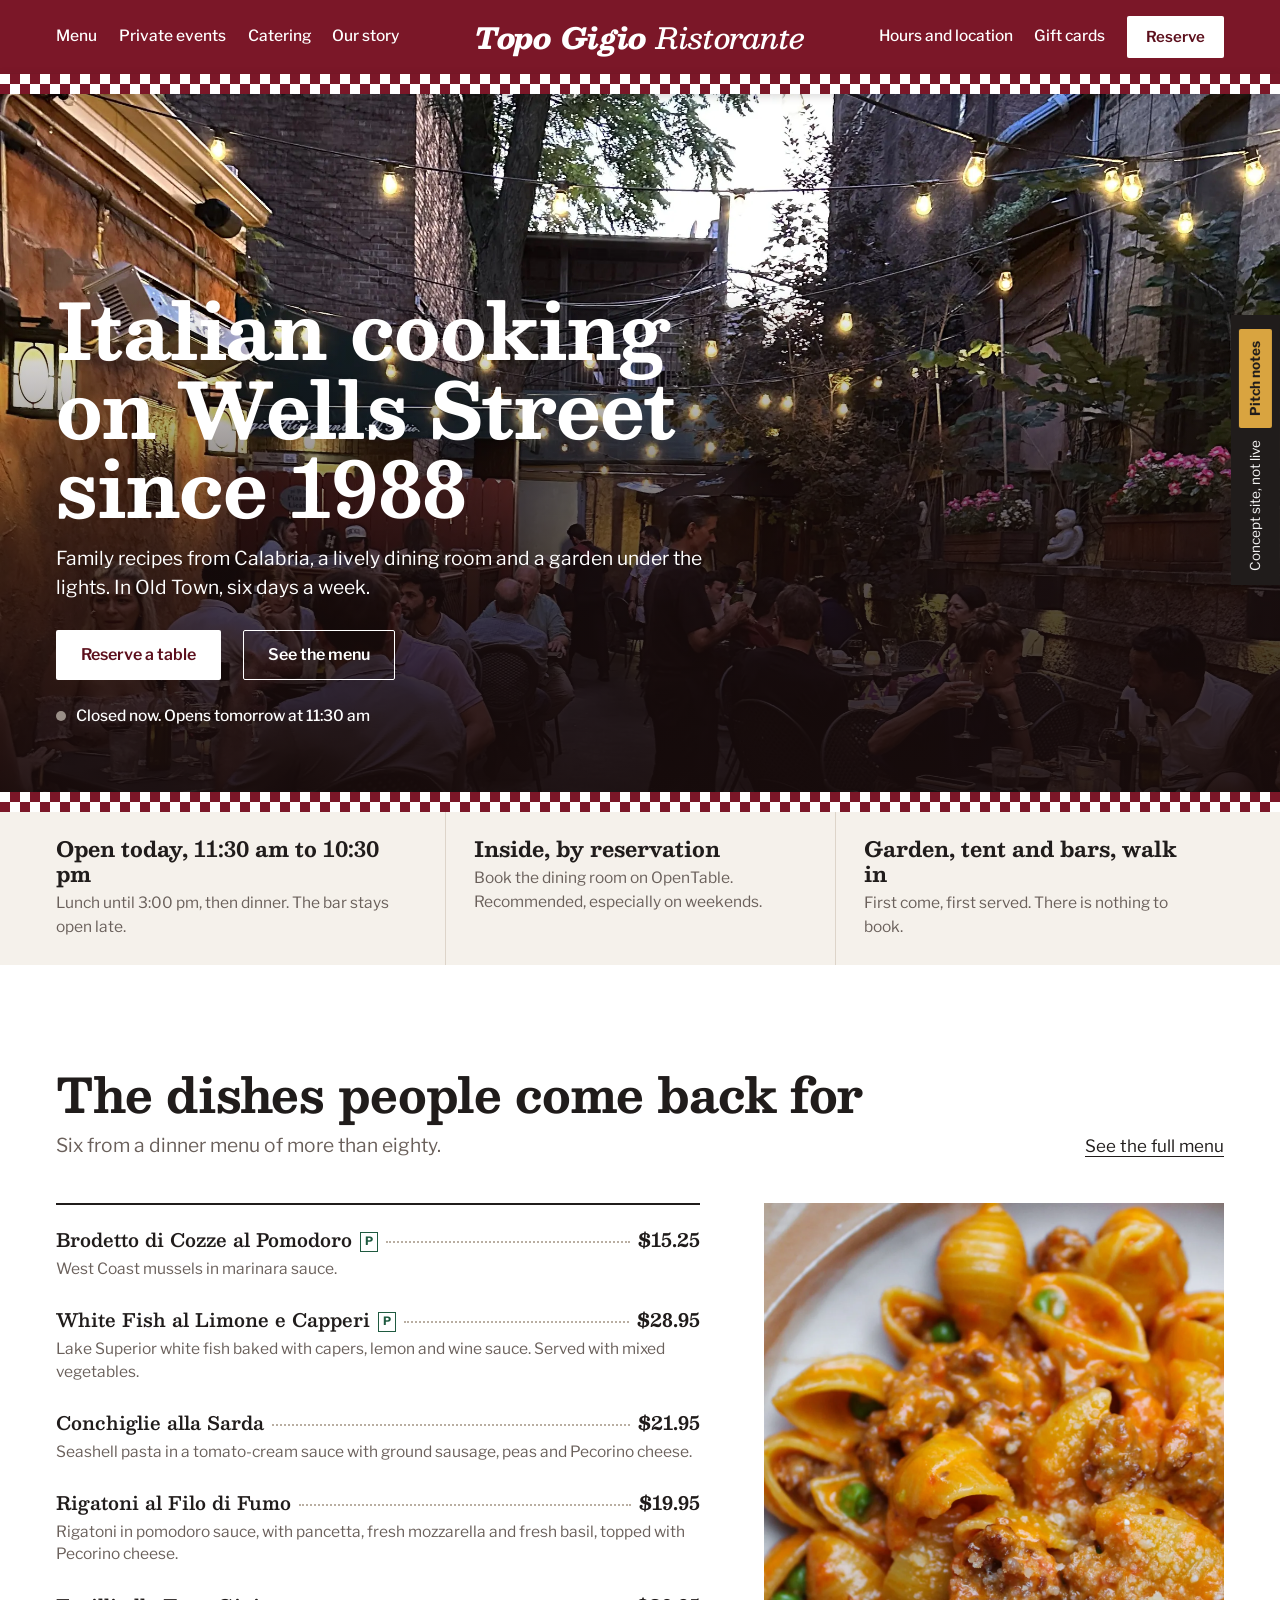
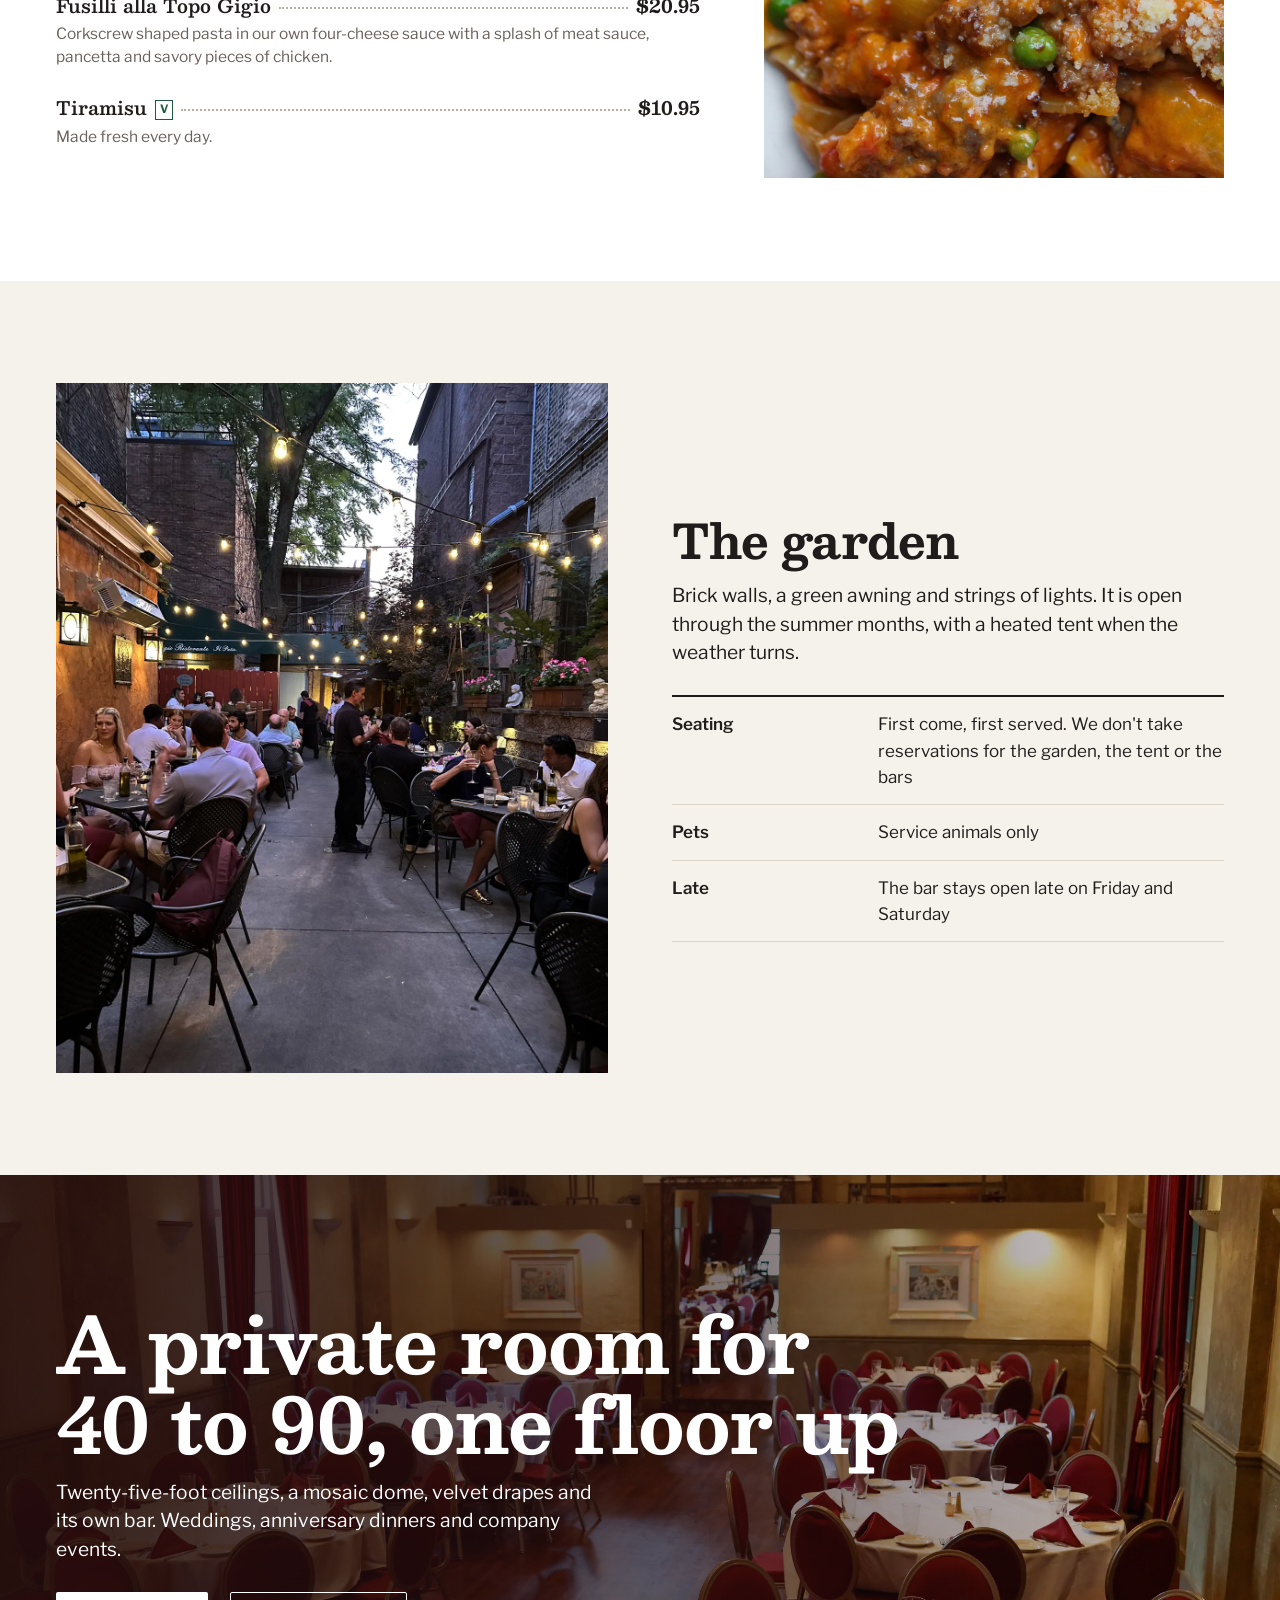
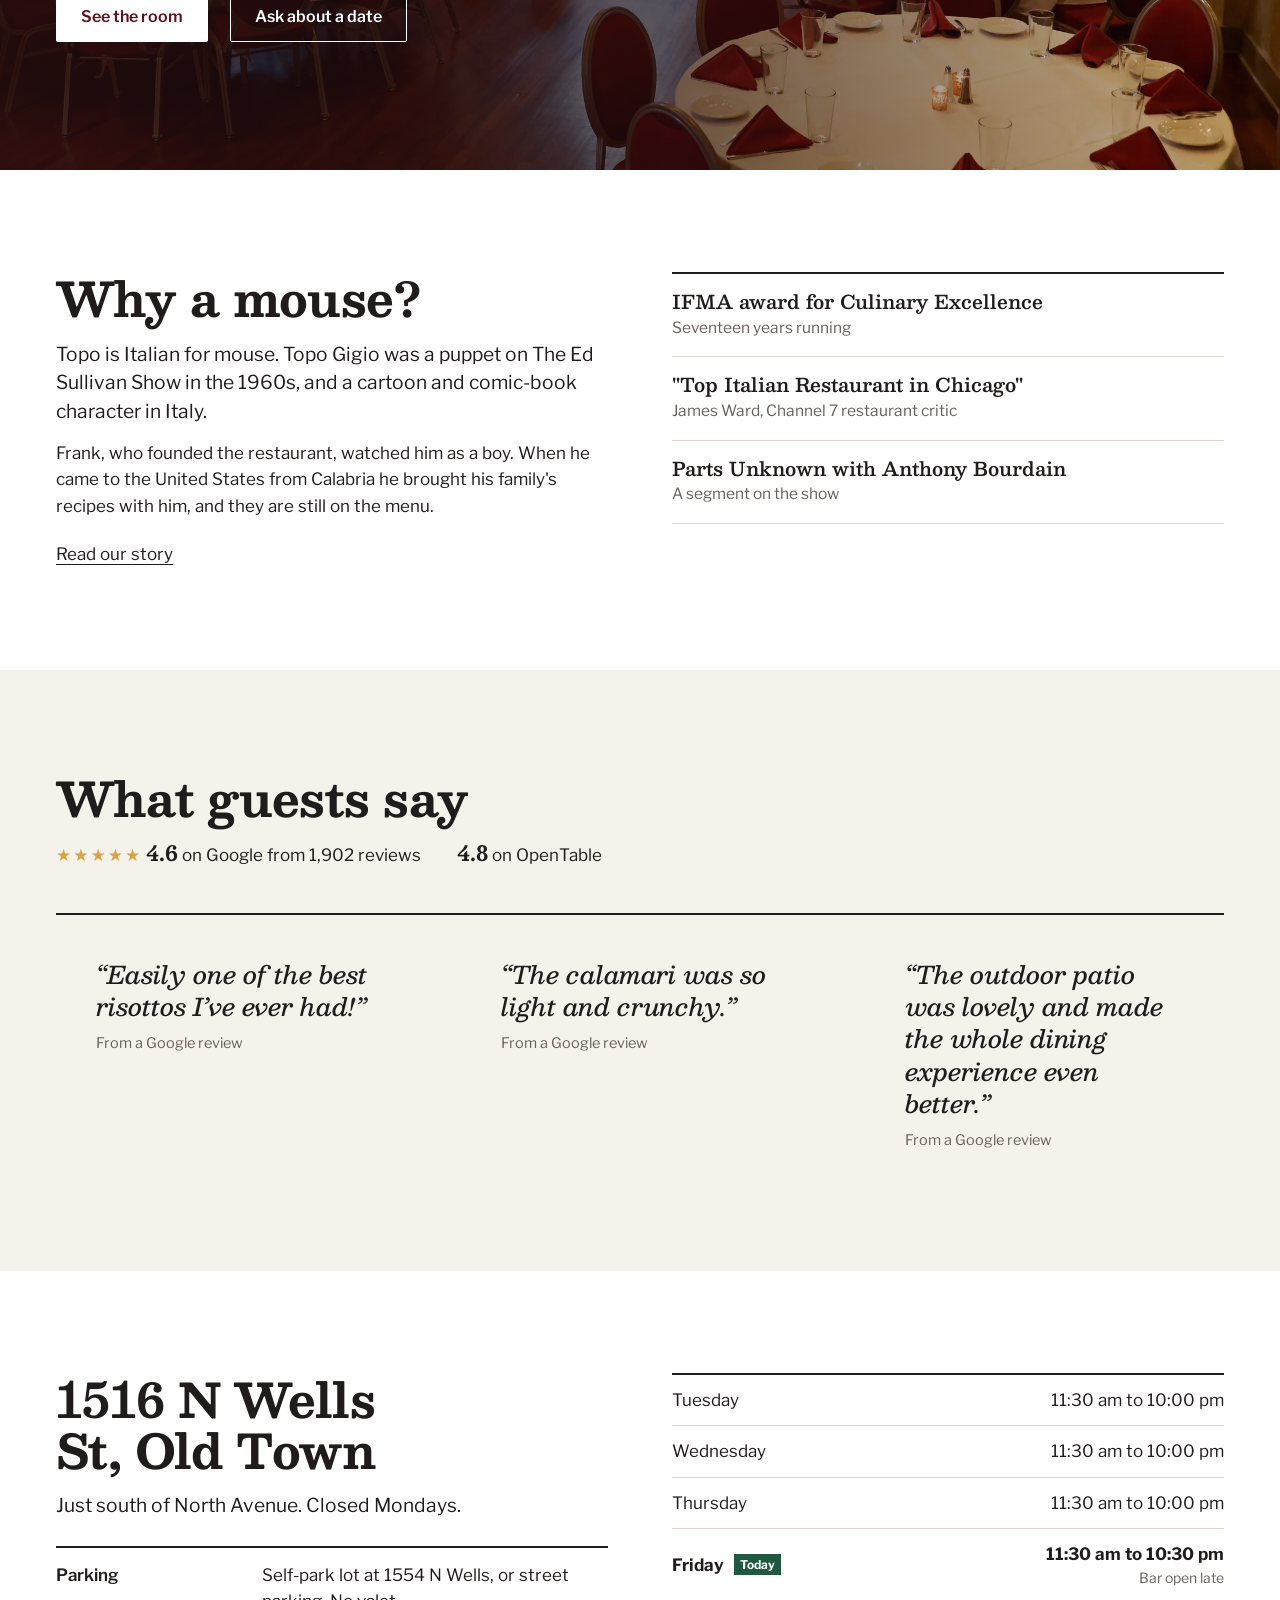
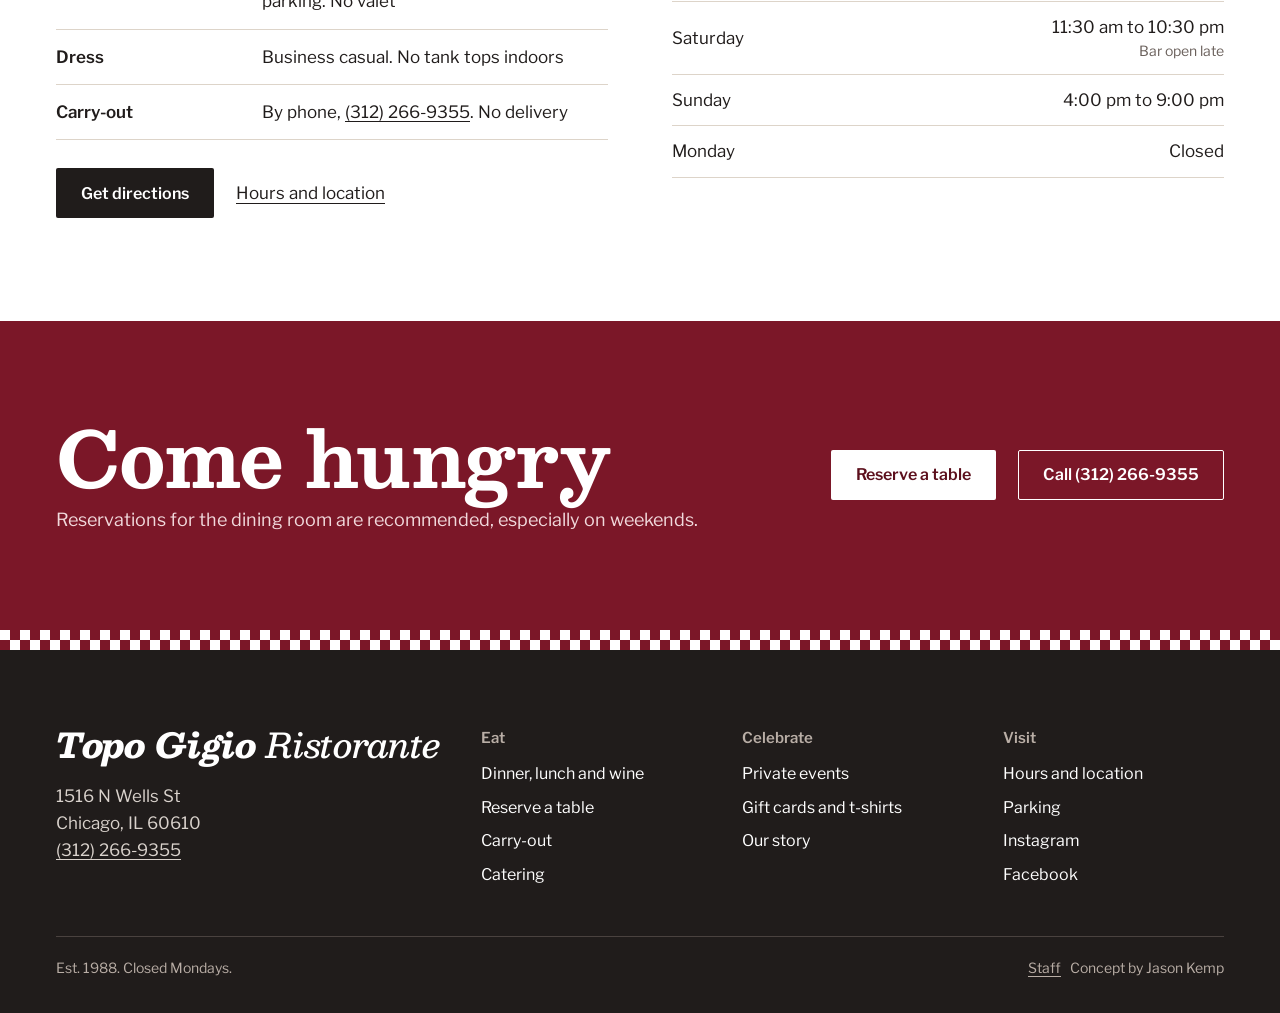
<file: index.html>
<!DOCTYPE html>
<html lang="en">
<head>
<meta charset="utf-8">
<meta name="viewport" content="width=device-width, initial-scale=1">
<title>Topo Gigio website concept</title>
<meta name="description" content="A redesign concept for Topo Gigio Ristorante, 1516 N Wells St, Chicago. Not the restaurant's live site.">
<meta name="theme-color" content="#7b1728">
<meta name="robots" content="noindex, nofollow">
<meta property="og:title" content="Topo Gigio website concept">
<meta property="og:description" content="A redesign concept for Topo Gigio Ristorante by Jason Kemp. Not the restaurant's live site. Nothing here books or charges.">
<meta property="og:type" content="website">
<link rel="preconnect" href="https://fonts.googleapis.com">
<link rel="preconnect" href="https://fonts.gstatic.com" crossorigin>
<link rel="stylesheet" href="https://fonts.googleapis.com/css2?family=Besley:ital,wght@0,400..900;1,400..900&family=Libre+Franklin:wght@400..700&display=swap">
<link rel="icon" href="data:image/svg+xml,%3Csvg xmlns='http://www.w3.org/2000/svg' viewBox='0 0 32 32'%3E%3Crect width='32' height='32' fill='%237b1728'/%3E%3Ctext x='16' y='23' text-anchor='middle' font-family='Georgia,serif' font-style='italic' font-weight='700' font-size='19' fill='%23fff'%3ETG%3C/text%3E%3C/svg%3E">
<style>
/* Topo Gigio concept. Colours come from the room itself: the burgundy velvet drapes, the ochre plaster walls,
   the green garden awning and white tablecloths. Type is a Clarendon (Besley) with Libre Franklin, the pairing
   of a printed trattoria menu. Corners are square, like a menu card. */
:root {
  --paper: #ffffff;
  --wall: #f5f1eb;         /* linen */
  --wall-2: #e9e2d8;
  --ink: #201c1b;
  --grey: #6a605b;
  --line: #ddd4c9;
  --red: #7b1728;          /* drape burgundy: the brand colour */
  --red-dark: #5c0f1c;
  --ochre: #d9a440;        /* plaster wall */
  --ok: #1f5a40;           /* garden awning green */
  --display: 'Besley', 'Clarendon', Georgia, serif;
  --text: 'Libre Franklin', 'Franklin Gothic Medium', system-ui, sans-serif;
  --max: 1200px;
  --pad: clamp(20px, 4.6vw, 56px);
  --sq: 10px;                          /* one square of the tablecloth check */
  --trim: calc(var(--sq) * 2);
  --head: 94px;
  --gap: clamp(60px, 8vw, 112px);
}
@media (max-width: 760px) { :root { --sq: 8px; --head: 76px; } }

*, *::before, *::after { box-sizing: border-box; }
html { -webkit-text-size-adjust: 100%; scroll-behavior: smooth; scroll-padding-top: calc(var(--head) + 16px); }
body { margin: 0; background: var(--paper); color: var(--ink); font: 400 17px/1.55 var(--text); -webkit-font-smoothing: antialiased; }
body.locked { overflow: hidden; }
img { display: block; max-width: 100%; }
a { color: inherit; text-decoration: none; }
button { font: inherit; color: inherit; background: none; border: 0; padding: 0; cursor: pointer; }
h1, h2, h3, h4, p, dl, dd, ol, ul, figure, address { margin: 0; padding: 0; font-style: normal; }
ul, ol { list-style: none; }
[hidden] { display: none !important; }
:focus-visible { outline: 3px solid var(--ochre); outline-offset: 3px; }
.sr { position: absolute; width: 1px; height: 1px; overflow: hidden; clip: rect(0 0 0 0); white-space: nowrap; }
@media (prefers-reduced-motion: reduce) { html { scroll-behavior: auto; } *, *::before, *::after { transition: none !important; animation: none !important; } }

/* type */
.h-xl, .h-l, .h-m, .h-s { font-family: var(--display); font-weight: 700; letter-spacing: -.012em; text-wrap: balance; }
.h-xl { font-size: clamp(40px, 6vw, 84px); line-height: 1.03; }
.h-l { font-size: clamp(30px, 3.7vw, 50px); line-height: 1.08; }
.h-m { font-size: clamp(23px, 2.2vw, 29px); line-height: 1.18; font-weight: 600; }
.h-s { font-size: 19px; line-height: 1.25; font-weight: 600; letter-spacing: 0; }
.lead { font-size: clamp(18px, 1.5vw, 20px); line-height: 1.5; max-width: 34em; }
.small { font-size: 14.5px; }
.grey { color: var(--grey); }
.u { text-decoration: underline; text-decoration-thickness: 1px; text-underline-offset: 4px; }
.u:hover { color: var(--red); }
.q { font-weight: 600; font-size: 15.5px; margin: 0 0 10px; }
.note { font-size: 14.5px; color: var(--grey); line-height: 1.5; }

/* layout */
.wrap { width: 100%; max-width: calc(var(--max) + var(--pad) * 2); margin: 0 auto; padding-left: var(--pad); padding-right: var(--pad); }
.page { display: none; }
.page.on { display: block; }
.sec { padding: var(--gap) 0; }
.sec-wall { background: var(--wall); }
.sec-wine { background: var(--red); color: #fff; }
.sec-head { display: flex; flex-wrap: wrap; align-items: flex-end; justify-content: space-between; gap: 14px 32px; margin-bottom: clamp(26px, 3.4vw, 44px); }
.sec-head .lead { margin-top: 12px; }
.cols { display: grid; grid-template-columns: 1fr 1fr; gap: clamp(28px, 5vw, 80px); align-items: center; }
.cols-top { align-items: start; }
.cols-wide { grid-template-columns: 5fr 7fr; }
@media (max-width: 860px) { .cols, .cols-wide { grid-template-columns: 1fr; } }
.photo { overflow: hidden; background: var(--wall-2); }
.photo img { width: 100%; height: 100%; object-fit: cover; }
.r-43 { aspect-ratio: 4/3; } .r-45 { aspect-ratio: 4/5; } .r-32 { aspect-ratio: 3/2; } .r-11 { aspect-ratio: 1; } .r-169 { aspect-ratio: 16/9; }
.end { height: clamp(52px, 7vw, 92px); }

/* buttons: plain rectangles, like the buttons on a till */
.btn { display: inline-flex; align-items: center; justify-content: center; gap: 9px; min-height: 50px; padding: 0 24px; border-radius: 2px; border: 1.5px solid transparent; font-weight: 600; font-size: 16px; line-height: 1.1; white-space: nowrap; transition: background .15s, color .15s, border-color .15s; }
.btn-red { background: var(--red); color: #fff; }
.btn-red:hover { background: var(--red-dark); }
.btn-ink { background: var(--ink); color: #fff; }
.btn-ink:hover { background: #000; }
.btn-white { background: #fff; color: var(--red-dark); }
.btn-white:hover { background: var(--wall); }
.btn-line { border-color: currentColor; }
.btn-line:hover { background: var(--ink); color: #fff; border-color: var(--ink); }
.sec-wine .btn-line:hover, .hero .btn-line:hover, .band .btn-line:hover { background: #fff; color: var(--red-dark); border-color: #fff; }
.btn-s { min-height: 40px; padding: 0 16px; font-size: 15px; }
.btn-wide { width: 100%; }
.btn-row { display: flex; flex-wrap: wrap; align-items: center; gap: 12px 22px; }
.ic { width: 18px; height: 18px; fill: none; stroke: currentColor; stroke-width: 1.8; stroke-linecap: round; stroke-linejoin: round; flex: none; }

/* forms */
.form-grid { display: grid; grid-template-columns: 1fr 1fr; gap: 14px 16px; }
.span2 { grid-column: 1 / -1; }
.field { display: block; }
.field > span { display: block; font-size: 14.5px; font-weight: 600; margin-bottom: 6px; }
.field input, .field select, .field textarea { width: 100%; min-height: 48px; padding: 10px 13px; border: 1.5px solid #b9aea2; border-radius: 2px; background: #fff; font: inherit; color: var(--ink); }
.field textarea { min-height: 104px; resize: vertical; }
.field input:focus, .field select:focus, .field textarea:focus { outline: 0; border-color: var(--ink); box-shadow: 0 0 0 3px rgba(217, 164, 64, .45); }
.field--err input, .field--err select, .field--err textarea { border-color: #b3261e; background: #fdf3f2; }
.check { display: flex; gap: 10px; align-items: flex-start; font-size: 15.5px; }
.check input { width: 20px; height: 20px; margin-top: 2px; accent-color: var(--red); flex: none; }
.check.field--err { color: #b3261e; }
.ok-box { background: #e9f1ec; border-left: 4px solid var(--ok); padding: 14px 16px; font-size: 16px; }
@media (max-width: 560px) { .form-grid { grid-template-columns: 1fr; } }

/* filter chips and small tabs */
.cats { display: flex; flex-wrap: wrap; gap: 8px; }
.cats button { min-height: 40px; padding: 0 14px; border: 1.5px solid #b9aea2; border-radius: 2px; font-size: 15px; font-weight: 600; background: #fff; }
.cats button:hover { border-color: var(--ink); }
.cats button.on { background: var(--ink); border-color: var(--ink); color: #fff; }
.kempty { padding: 26px 0; color: var(--grey); border-bottom: 1px solid var(--line); }

/* definition rows: hours, facts */
.facts > div { display: grid; grid-template-columns: minmax(120px, 190px) 1fr; gap: 16px; padding: 14px 0; border-bottom: 1px solid var(--line); }
.facts > div:first-child { border-top: 2px solid var(--ink); }
.facts dt { font-weight: 600; }
.sec-wine .facts > div { border-color: rgba(255, 255, 255, .28); }
.sec-wine .facts > div:first-child { border-top-color: #fff; }
@media (max-width: 560px) { .facts > div { grid-template-columns: 1fr; gap: 2px; } }

/* price rows used by requests and rate lists */
.rows { border-top: 2px solid var(--ink); }
.rrow { display: grid; grid-template-columns: 1fr auto auto; gap: 8px 22px; align-items: center; padding: 15px 0; border-bottom: 1px solid var(--line); }
.rrow__name { font-weight: 600; }
.rrow__name small { display: block; font-weight: 400; color: var(--grey); font-size: 14.5px; margin-top: 2px; }
.rrow__price { font-family: var(--display); font-weight: 700; font-size: 20px; white-space: nowrap; }

.toast { position: fixed; left: 50%; bottom: 28px; transform: translate(-50%, 20px); background: var(--ink); color: #fff; padding: 13px 20px; border-radius: 2px; font-size: 15.5px; opacity: 0; pointer-events: none; transition: opacity .2s, transform .2s; z-index: 90; max-width: calc(100vw - 32px); text-align: center; }
.toast.on { opacity: 1; transform: translate(-50%, 0); }

/* ---------- header: wordmark in the middle, like the sign over the door ---------- */
/* a solid bar with a red and white tablecloth check along its lower edge */
.head { position: sticky; top: 0; z-index: 40; height: var(--head); padding-bottom: var(--trim); background: var(--red); color: #fff; }
.head::after { content: ''; position: absolute; left: 0; right: 0; bottom: 0; height: var(--trim); background: conic-gradient(var(--red) 90deg, #fff 90deg 180deg, var(--red) 180deg 270deg, #fff 270deg) 0 0 / calc(var(--sq) * 2) calc(var(--sq) * 2); box-shadow: 0 2px 10px rgba(32, 28, 27, .18); }
.head .wrap { height: 100%; display: grid; grid-template-columns: 1fr auto 1fr; align-items: center; gap: 24px; }
.logo { font-family: var(--display); font-style: italic; font-weight: 800; font-size: 29px; line-height: 1; letter-spacing: -.01em; white-space: nowrap; }
.logo span { font-weight: 500; }
.nav { display: flex; align-items: center; gap: clamp(14px, 1.7vw, 26px); font-size: 15.5px; font-weight: 500; white-space: nowrap; }
.nav--right { justify-content: flex-end; }
.nav a:not(.btn) { padding: 6px 0; border-bottom: 2px solid transparent; }
.nav a:not(.btn):hover, .nav a.on:not(.btn) { border-bottom-color: #fff; }
.head .btn { min-height: 42px; padding: 0 18px; font-size: 15px; }
.menu-btn { display: none; width: 44px; height: 44px; align-items: center; justify-content: center; }
.menu-btn .ic { width: 26px; height: 26px; }
@media (max-width: 1160px) {
  .head .wrap { grid-template-columns: 1fr auto; }
  .nav--left, .nav--right a:not(.btn) { display: none; }
  .logo { font-size: 24px; }
  .menu-btn { display: inline-flex; }
  .nav--right { gap: 6px; }
}
@media (max-width: 400px) { .logo span { display: none; } }

/* full-screen menu on phones */
.menu { position: fixed; inset: 0; z-index: 80; background: var(--red); color: #fff; display: flex; flex-direction: column; padding: 14px var(--pad) 28px; transform: translateY(-100%); visibility: hidden; transition: transform .28s ease, visibility 0s .28s; overflow-y: auto; }
.menu.on { transform: none; visibility: visible; transition: transform .28s ease; }
.menu__top { display: flex; align-items: center; justify-content: space-between; height: 44px; }
.menu__links { margin: 28px 0 auto; display: grid; gap: 4px; }
.menu__links a { font-family: var(--display); font-weight: 700; font-size: clamp(30px, 8.4vw, 42px); line-height: 1.22; }
.menu__foot { margin-top: 28px; display: grid; gap: 14px; font-size: 16px; }

/* ---------- footer ---------- */
.stripes { height: var(--trim); background: conic-gradient(var(--red) 90deg, #fff 90deg 180deg, var(--red) 180deg 270deg, #fff 270deg) 0 0 / calc(var(--sq) * 2) calc(var(--sq) * 2); }
.foot { background: var(--ink); color: #fff; padding: clamp(48px, 6vw, 80px) 0 34px; }
.foot__grid { display: grid; grid-template-columns: 1.5fr 1fr 1fr 1fr; gap: 36px 40px; }
.foot .logo { font-size: 34px; }
.foot address { margin-top: 18px; line-height: 1.6; color: #d9d2cc; }
.foot h3 { font-family: var(--text); font-size: 15px; font-weight: 600; color: #b9aea6; margin-bottom: 12px; }
.foot ul { display: grid; gap: 9px; font-size: 16px; }
.foot ul a:hover, .foot address a:hover { text-decoration: underline; text-underline-offset: 4px; }
.foot__fine { margin-top: 48px; padding-top: 20px; border-top: 1px solid #4a423f; display: flex; flex-wrap: wrap; justify-content: space-between; gap: 8px 24px; font-size: 14px; color: #b9aea6; }
.foot__fine a { text-decoration: underline; text-underline-offset: 3px; }
@media (max-width: 860px) { .foot__grid { grid-template-columns: 1fr 1fr; } .foot__grid > :first-child { grid-column: 1 / -1; } .foot { padding-bottom: 150px; } }

/* ---------- concept label: always on screen ---------- */
.concept { position: fixed; z-index: 60; right: 0; top: 50%; transform: translateY(-50%) rotate(180deg); writing-mode: vertical-rl; display: flex; align-items: center; gap: 12px; background: var(--ink); color: #fff; padding: 14px 8px; font-size: 13.5px; }
.concept button { writing-mode: vertical-rl; background: var(--ochre); color: var(--ink); font-weight: 700; padding: 12px 6px; border-radius: 2px; }
.concept button:hover { background: #fff; }
@media (max-width: 760px) {
  .concept { top: auto; right: 0; left: 0; bottom: calc(66px + env(safe-area-inset-bottom, 0px)); transform: none; writing-mode: horizontal-tb; justify-content: space-between; padding: 5px 12px 5px 16px; font-size: 13px; }
  .concept button { writing-mode: horizontal-tb; padding: 8px 12px; }
  body.admin .concept { bottom: 0; padding-bottom: calc(5px + env(safe-area-inset-bottom, 0px)); }
}

/* ---------- phone bar: the two things people do ---------- */
.bookbar { display: none; }
@media (max-width: 760px) {
  .bookbar { position: fixed; z-index: 55; left: 0; right: 0; bottom: 0; display: grid; grid-template-columns: 1fr 1fr; gap: 8px; padding: 8px 12px calc(8px + env(safe-area-inset-bottom, 0px)); background: #fff; border-top: 1px solid var(--line); }
  .bookbar .btn { min-height: 50px; padding: 0 10px; }
  .toast { bottom: 118px; }
}

/* ---------- home hero: the garden under the lights ---------- */
.hero { position: relative; min-height: calc(min(88vh, 860px) - var(--head)); display: flex; align-items: flex-end; color: #fff; background: #2a2220; overflow: hidden; }
.hero picture, .hero picture img { position: absolute; inset: 0; width: 100%; height: 100%; object-fit: cover; object-position: 50% 40%; }
.hero::after { content: ''; position: absolute; inset: 0; background: linear-gradient(0deg, rgba(24, 12, 12, .92) 0%, rgba(24, 12, 12, .7) 34%, rgba(24, 12, 12, 0) 72%); }
.hero__in { position: relative; z-index: 1; width: 100%; padding-top: 120px; padding-bottom: clamp(40px, 5vw, 64px); }
.hero h1 { max-width: 12em; }
.hero .lead { margin-top: 18px; }
.hero .btn-row { margin-top: 28px; }
.status { display: inline-flex; align-items: center; gap: 10px; margin-top: 24px; font-size: 15.5px; font-weight: 500; }
.status i { width: 10px; height: 10px; border-radius: 50%; background: #9a8f88; flex: none; }
.status.is-open i { background: #6fd39a; box-shadow: 0 0 0 4px rgba(111, 211, 154, .25); }
@media (max-width: 760px) {
  .hero { min-height: calc(84vh - var(--head)); }
  .hero picture img { object-position: 50% 30%; }
  .hero__in { padding-bottom: 32px; }
}

/* three facts under the hero */
.tonight { background: var(--wall); }
.tonight .wrap { display: grid; grid-template-columns: repeat(3, 1fr); }
.tonight .wrap > div { padding: 24px 28px 26px 0; }
.tonight .wrap > div + div { padding-left: 28px; border-left: 1px solid var(--line); }
.tonight b { display: block; font-family: var(--display); font-weight: 700; font-size: 21px; line-height: 1.2; }
.tonight span { display: block; margin-top: 5px; font-size: 15.5px; color: var(--grey); }
@media (max-width: 860px) {
  .tonight .wrap { grid-template-columns: 1fr; }
  .tonight .wrap > div { padding: 16px 0; } .tonight .wrap > div + div { padding-left: 0; border-left: 0; border-top: 1px solid var(--line); }
}

/* ---------- a dish on the menu: name, leader dots, price ---------- */
.dish { break-inside: avoid; padding: 13px 0; }
.dish__top { display: flex; align-items: baseline; gap: 8px; }
.dish__name { font-family: var(--display); font-weight: 600; font-size: 18.5px; line-height: 1.25; }
.dish__name small { font-family: var(--text); font-weight: 400; font-size: 14px; color: var(--grey); margin-left: 4px; }
.dish__dots { flex: 1; min-width: 18px; border-bottom: 2px dotted #b9aea2; transform: translateY(-4px); }
.dish__price { font-family: var(--display); font-weight: 700; font-size: 18.5px; white-space: nowrap; }
.dish p { margin-top: 3px; color: var(--grey); font-size: 15.5px; line-height: 1.45; max-width: 46em; }
.dt { display: inline-flex; gap: 4px; margin-left: 8px; vertical-align: 2px; }
.dt abbr { font-family: var(--text); font-size: 11.5px; font-weight: 700; line-height: 1; padding: 3px 4px; border: 1.5px solid var(--ok); color: var(--ok); text-decoration: none; cursor: help; }
.sec-wall .dish__dots { border-bottom-color: #a99d90; }

/* home: house favourites */
.fav { display: grid; grid-template-columns: 7fr 5fr; gap: clamp(28px, 5vw, 80px); align-items: start; }
.fav__list { border-top: 2px solid var(--ink); padding-top: 8px; }
.fav .photo { position: sticky; top: calc(var(--head) + 24px); }
@media (max-width: 860px) { .fav { grid-template-columns: 1fr; } .fav .photo { position: static; order: -1; aspect-ratio: 3/2; } }

/* home: private room band */
.roomband { position: relative; color: #fff; background: #2a2220; }
.roomband img { position: absolute; inset: 0; width: 100%; height: 100%; object-fit: cover; }
.roomband::after { content: ''; position: absolute; inset: 0; background: linear-gradient(90deg, rgba(32, 12, 14, .9) 0%, rgba(32, 12, 14, .68) 46%, rgba(32, 12, 14, .12) 100%); }
.roomband .wrap { position: relative; z-index: 1; padding-top: clamp(72px, 10vw, 150px); padding-bottom: clamp(72px, 10vw, 150px); }
.roomband h2 { max-width: 11em; }
.roomband .lead { margin-top: 16px; max-width: 28em; }
.roomband .btn-row { margin-top: 28px; }
@media (max-width: 760px) { .roomband::after { background: linear-gradient(0deg, rgba(32, 12, 14, .93) 0%, rgba(32, 12, 14, .62) 100%); } }

/* home: story and awards */
.awards { border-top: 2px solid var(--ink); }
.awards li { padding: 16px 0; border-bottom: 1px solid var(--line); }
.awards b { display: block; font-family: var(--display); font-weight: 600; font-size: 19px; line-height: 1.25; }
.awards span { color: var(--grey); font-size: 15.5px; }

/* reviews */
.proof { display: flex; flex-wrap: wrap; gap: 10px 36px; align-items: baseline; }
.proof b { font-family: var(--display); font-size: 21px; }
.stars { color: var(--ochre); letter-spacing: 2px; }
.quotes { display: grid; grid-template-columns: repeat(3, 1fr); gap: clamp(22px, 3.6vw, 52px); padding-top: 26px; border-top: 2px solid var(--ink); }
.quote p { font-family: var(--display); font-weight: 500; font-style: italic; font-size: clamp(20px, 1.9vw, 25px); line-height: 1.32; }
.quote cite { display: block; font-style: normal; font-size: 14.5px; color: var(--grey); margin-top: 10px; }
@media (max-width: 860px) { .quotes { grid-template-columns: 1fr; } }

/* hours */
.hours { width: 100%; border-collapse: collapse; }
.hours td { padding: 12px 0; border-bottom: 1px solid var(--line); }
.hours tr:first-child td { border-top: 2px solid var(--ink); }
.hours td:last-child { text-align: right; font-variant-numeric: tabular-nums; }
.hours tr.is-today td { font-weight: 700; }
.hours tr.is-today td:first-child::after { content: 'Today'; font-size: 12px; font-weight: 700; color: #fff; background: var(--ok); padding: 3px 6px; margin-left: 10px; vertical-align: 2px; }
.hours small { display: block; font-weight: 400; color: var(--grey); font-size: 14px; }

/* closing band */
.band { background: var(--red); color: #fff; padding: clamp(60px, 7.5vw, 104px) 0; }
.band .wrap { display: flex; flex-wrap: wrap; align-items: center; justify-content: space-between; gap: 22px 40px; }
.band p { margin-top: 10px; font-size: 18px; color: #f1d9dc; }

/* ---------- inner page heads ---------- */
.phead { background: var(--wall); color: var(--ink); border-bottom: 1px solid var(--line); padding-top: clamp(40px, 5.5vw, 72px); padding-bottom: clamp(36px, 5vw, 64px); }
.phead .lead { margin-top: 14px; color: var(--grey); }
.phead--photo { position: relative; background: #2a2220; color: #fff; border-bottom: 0; padding-top: clamp(120px, 20vw, 300px); }
.phead--photo img { position: absolute; inset: 0; width: 100%; height: 100%; object-fit: cover; }
.phead--photo::after { content: ''; position: absolute; inset: 0; background: linear-gradient(0deg, rgba(32, 12, 14, .92) 0%, rgba(32, 12, 14, .5) 55%, rgba(32, 12, 14, .15) 100%); }
.phead--photo .wrap { position: relative; z-index: 1; }

/* ---------- the menu ---------- */
.mbar { position: sticky; top: var(--head); z-index: 20; background: #fff; border-bottom: 1px solid var(--line); }
.mbar .wrap { display: flex; flex-wrap: wrap; align-items: center; justify-content: space-between; gap: 10px 24px; padding-top: 12px; padding-bottom: 12px; }
.mtabs { display: flex; gap: 26px; }
.mtabs button { font-family: var(--display); font-weight: 700; font-size: 22px; line-height: 1; padding: 8px 0; color: var(--grey); border-bottom: 3px solid transparent; }
.mtabs button.on { color: var(--ink); border-bottom-color: var(--red); }
.mtools { display: flex; flex-wrap: wrap; align-items: center; gap: 8px; }
.mtools input { min-height: 40px; width: 220px; padding: 0 12px; border: 1.5px solid #b9aea2; border-radius: 2px; font: inherit; font-size: 15px; }
.mtools input:focus { outline: 0; border-color: var(--ink); }
.mtools .cats button { min-height: 40px; padding: 0 11px; font-size: 14.5px; }
.mwhen { padding: 26px 0 6px; display: grid; grid-template-columns: 1fr auto; gap: 12px 40px; align-items: end; }
.mwhen p { color: var(--grey); max-width: 44em; }
.mjump { display: flex; flex-wrap: wrap; gap: 6px 20px; font-size: 15.5px; }
.msec { padding-top: clamp(30px, 4vw, 48px); }
.msec h2 { display: flex; align-items: baseline; gap: 12px; padding-bottom: 12px; border-bottom: 2px solid var(--ink); }
.msec h2 small { font-family: var(--text); font-weight: 400; font-size: 15px; color: var(--grey); letter-spacing: 0; }
.mcols { columns: 2; column-gap: clamp(32px, 5vw, 72px); padding-top: 6px; }
.mcols--3 { columns: 3; }
.mcols .dish { padding: 12px 0; }
.mnotes { margin-top: clamp(36px, 5vw, 56px); padding: 22px 24px; background: var(--wall); display: grid; gap: 8px; font-size: 15px; color: var(--grey); }
.mnotes b { color: var(--ink); }
.mkey { display: flex; flex-wrap: wrap; gap: 6px 22px; font-size: 14.5px; color: var(--grey); padding-top: 14px; }
@media (max-width: 900px) {
  .mcols, .mcols--3 { columns: 1; }
  .mwhen { grid-template-columns: 1fr; }
  .mtools { width: 100%; } .mtools input { flex: 1; width: auto; min-width: 150px; }
  .mtabs { gap: 20px; } .mtabs button { font-size: 19px; }
}
@media (max-width: 760px) { .mbar { position: static; } }

/* ---------- private events ---------- */
.formats { display: grid; grid-template-columns: repeat(3, 1fr); border-top: 2px solid var(--ink); }
.formats div { padding: 24px 28px 8px 0; }
.formats div + div { padding-left: 28px; border-left: 1px solid var(--line); }
.formats h3 { font-size: 23px; }
.formats b { display: block; font-family: var(--display); font-size: 19px; color: var(--red); margin: 6px 0 8px; }
.formats p { color: var(--grey); font-size: 15.5px; }
@media (max-width: 860px) { .formats { grid-template-columns: 1fr; } .formats div { padding: 20px 0; } .formats div + div { padding-left: 0; border-left: 0; border-top: 1px solid var(--line); } }
.gal { display: grid; grid-template-columns: repeat(12, 1fr); gap: 12px; }
.gal figure { position: relative; overflow: hidden; background: var(--wall-2); }
.gal img { width: 100%; height: 100%; object-fit: cover; }
.gal figcaption { position: absolute; left: 0; bottom: 0; background: rgba(32, 28, 27, .82); color: #fff; font-size: 13.5px; padding: 5px 10px; }
.gal figure:nth-child(1) { grid-column: span 7; aspect-ratio: 16/10; }
.gal figure:nth-child(2) { grid-column: span 5; aspect-ratio: auto; }
.gal figure:nth-child(n+3) { grid-column: span 4; aspect-ratio: 4/3; }
@media (max-width: 760px) { .gal { grid-template-columns: 1fr 1fr; gap: 8px; } .gal figure:nth-child(n) { grid-column: span 1; aspect-ratio: 4/3; } .gal figure:nth-child(1) { grid-column: 1 / -1; aspect-ratio: 16/10; } }
.panel { background: var(--wall); padding: clamp(24px, 3.4vw, 40px); }
.panel h2 { margin-bottom: 6px; }
.panel > p { color: var(--grey); margin-bottom: 20px; }
.hosted { color: var(--grey); font-size: 15.5px; }

/* ---------- catering trays ---------- */
.tray { display: grid; grid-template-columns: 1fr 92px 92px; gap: 4px 16px; align-items: baseline; padding: 12px 0; border-bottom: 1px solid var(--line); }
.tray--head { border-bottom: 2px solid var(--ink); font-size: 14px; font-weight: 600; color: var(--grey); padding: 8px 0; }
.tray--head span, .tray > span { text-align: right; }
.tray > span { font-family: var(--display); font-weight: 700; }
.tray b { font-family: var(--display); font-weight: 600; font-size: 17.5px; }
.tray p { grid-column: 1 / -1; color: var(--grey); font-size: 15px; max-width: 52em; }
details.trays { border-bottom: 1px solid var(--line); }
details.trays:first-of-type { border-top: 2px solid var(--ink); }
details.trays summary { cursor: pointer; list-style: none; display: flex; justify-content: space-between; align-items: center; padding: 18px 0; font-family: var(--display); font-weight: 700; font-size: 23px; }
details.trays summary::-webkit-details-marker { display: none; }
details.trays summary::after { content: '+'; font-family: var(--text); font-weight: 400; font-size: 26px; color: var(--grey); }
details.trays[open] summary::after { content: '\2212'; }
details.trays summary small { font-family: var(--text); font-weight: 400; font-size: 15px; color: var(--grey); margin-left: 12px; }
details.trays .tray:last-child { border-bottom: 0; margin-bottom: 12px; }
@media (max-width: 560px) { .tray { grid-template-columns: 1fr 70px 70px; gap: 4px 10px; } }

/* steps */
.steps { counter-reset: s; border-top: 2px solid var(--ink); }
.steps li { counter-increment: s; display: grid; grid-template-columns: 44px 1fr; gap: 6px 14px; padding: 16px 0; border-bottom: 1px solid var(--line); }
.steps li::before { content: counter(s); font-family: var(--display); font-weight: 800; font-size: 28px; line-height: 1; color: var(--red); }
.steps li::before { grid-row: 1 / span 2; }
.steps b { display: block; grid-column: 2; align-self: center; }
.steps span { grid-column: 2; color: var(--grey); font-size: 15.5px; }

.tel { text-decoration: underline; text-decoration-thickness: 1px; text-underline-offset: 3px; }
.tel:hover { opacity: .75; }

/* text links get a taller tap area on phones without changing the layout */
@media (max-width: 760px) {
  a.u, .tel, .jumpto, .foot ul a, .foot ul button, .foot__fine a, .mjump a { padding-top: 9px; padding-bottom: 9px; }
  .head .logo, .menu .logo, .adm__bar .logo { padding: 10px 0; }
  .formats .u { margin: 6px 0 4px; }
  button.u { padding-top: 9px; padding-bottom: 9px; margin-top: -9px; margin-bottom: -9px; }
  .foot ul { gap: 12px; }
  .hosted { columns: 1; }
}

.formats .u { margin: 12px 0 16px; font-weight: 600; }

.phead--photo .lead { color: #f6e6e8; }

/* dishes sold by the piece show one price across both pan columns */
.tray > .tray__each { grid-column: 2 / 4; white-space: nowrap; }

.scrim { position: fixed; inset: 0; background: rgba(10,11,11,.55); z-index: 125; opacity: 0; pointer-events: none; transition: opacity .25s; }
.scrim.on { opacity: 1; pointer-events: auto; }

/* booking, purchase, inquiry and bag all open in this sheet */
.sheet { position: fixed; z-index: 130; right: 0; top: 0; bottom: 0; width: min(540px, 100vw); background: #fff; transform: translateX(104%); transition: transform .35s var(--ease); display: flex; flex-direction: column; }
.sheet.on { transform: none; }
.sheet__head { display: flex; justify-content: space-between; align-items: flex-start; gap: 16px; padding: 24px 28px 18px; border-bottom: 1px solid var(--line); }
.sheet__head p { margin: 0 0 6px; font-size: 14.5px; font-weight: 600; color: var(--red); }
.sheet__head h2 { font-size: 40px; }
.sheet__body { flex: 1; overflow: auto; padding: 22px 28px; }
.sheet__foot { padding: 14px 28px calc(18px + env(safe-area-inset-bottom, 0px)); border-top: 1px solid var(--line); display: flex; justify-content: space-between; align-items: center; gap: 14px; }
.sheet__foot .small { color: var(--grey); }
@media (max-width: 560px) { .sheet__head, .sheet__body, .sheet__foot { padding-left: 18px; padding-right: 18px; } .sheet__head h2 { font-size: 34px; } }

.steps-bar { display: flex; gap: 6px; margin-bottom: 20px; }
.steps-bar i { flex: 1; height: 4px; background: var(--wall-2); }
.steps-bar i.on { background: var(--red); }
.summary { background: var(--wall); padding: 18px 20px; margin-bottom: 22px; display: grid; grid-template-columns: 1fr auto; gap: 4px 16px; font-size: 15px; }
.summary__name { grid-column: 1 / -1; font-family: var(--display); font-weight: 700; font-size: 30px; line-height: 1; margin-bottom: 4px; }
.summary b { font-size: 17px; }
.summary small { color: var(--grey); font-size: 14.5px; }
.q { font-weight: 700; font-size: 17px; margin: 0 0 10px; }
.pay { display: grid; gap: 8px; margin: 0 0 22px; }
.pay label { display: grid; grid-template-columns: auto 1fr auto; gap: 14px; align-items: center; padding: 13px 16px; border: 1.5px solid #b9beb6; border-radius: 6px; cursor: pointer; }
.pay label:has(input:checked) { border-color: var(--ink); box-shadow: 0 0 0 1.5px var(--ink) inset; }
.pay input { accent-color: var(--red); width: 18px; height: 18px; }
.pay b { display: block; font-size: 16.5px; }
.pay small { color: var(--grey); font-size: 14.5px; }
.pay .amt { font-family: var(--display); font-weight: 700; font-size: 28px; }
.conf { display: grid; gap: 20px; }
.conf__big { font-family: var(--display); font-weight: 700; font-size: 56px; line-height: .95; }
.conf__list { list-style: none; margin: 0; padding: 0; border-top: 2px solid var(--ink); }
.conf__list li { display: grid; grid-template-columns: 110px 1fr; gap: 14px; padding: 11px 0; border-bottom: 1px solid var(--line); font-size: 16px; }
.conf__list li span:first-child { font-weight: 600; }
.conf__tip { background: var(--wall); padding: 16px 18px; font-size: 15.5px; }
.cart-line { display: grid; grid-template-columns: 1fr auto auto; gap: 14px; align-items: center; padding: 14px 0; border-bottom: 1px solid var(--line); }
.cart-line small { color: var(--grey); }
.qty { display: inline-flex; align-items: center; border: 1.5px solid #b9beb6; border-radius: 2px; }
.qty button { width: 36px; height: 36px; text-align: center; font-size: 18px; }
.qty output { min-width: 22px; text-align: center; font-weight: 600; }
.cart-total { display: flex; justify-content: space-between; padding: 18px 0 0; font-family: var(--display); font-weight: 700; font-size: 34px; }

/* pitch notes: not part of the site, so it looks like a different object */
.pitch { position: fixed; z-index: 135; right: 0; top: 0; bottom: 0; width: min(780px, 100vw); background: var(--ink); color: #fff; transform: translateX(104%); transition: transform .38s var(--ease); display: flex; flex-direction: column; font-size: 16px; }
.pitch.on { transform: none; }
.pitch__head { display: flex; justify-content: space-between; align-items: flex-start; padding: 24px 30px 0; }
.pitch__head p { margin: 0 0 6px; font-size: 14.5px; color: #a9ada8; }
.pitch__head h2 { font-size: 44px; }
.ptabs { display: flex; gap: 4px; padding: 20px 30px 0; border-bottom: 1px solid #3a3d3c; overflow-x: auto; scrollbar-width: none; flex: none; }
.ptabs::-webkit-scrollbar { display: none; }
.ptabs button { padding: 10px 12px; font-size: 15px; font-weight: 600; color: #a9ada8; border-bottom: 3px solid transparent; white-space: nowrap; }
.ptabs button.on { color: #fff; border-bottom-color: var(--red); }
.ptabs .cnt { display: inline-block; min-width: 20px; padding: 0 6px; margin-left: 6px; border-radius: 2px; background: var(--red); color: #fff; font-size: 12px; line-height: 20px; text-align: center; }
.pitch__body { flex: 1; overflow: auto; padding: 26px 30px 44px; line-height: 1.55; }
.pitch__body > section { display: none; }
.pitch__body > section.on { display: block; }
.pitch__body h3 { font-size: 34px; margin: 34px 0 12px; }
.pitch__body h3:first-child { margin-top: 0; }
.pitch__body p, .pitch__body li { color: #c9ccc7; }
.pitch__body b { color: #fff; font-weight: 600; }
.pitch__body ul, .pitch__body ol { margin: 0 0 16px; padding-left: 20px; }
.pitch__body li { margin-bottom: 8px; }
.pitch__body a { color: #fff; text-decoration: underline; text-underline-offset: 3px; }
.pitch__body code { font-size: .92em; background: #2b2e2d; padding: 1px 5px; border-radius: 3px; }
.pitch__body figure { margin: 0; }
.shot { border: 1px solid #3a3d3c; overflow: hidden; margin: 12px 0 6px; background: #000; }
.shot img { width: 100%; }
.shot--scroll { max-height: 360px; overflow: auto; }
.pitch__body figcaption { font-size: 13.5px; color: #a9ada8; margin-bottom: 18px; }
.shots2 { display: grid; grid-template-columns: 1fr 1fr; gap: 14px; align-items: start; }
.finding { display: grid; grid-template-columns: 44px 1fr; gap: 12px; padding: 18px 0; border-top: 1px solid #3a3d3c; }
.finding > span { font-family: var(--display); font-weight: 700; font-size: 30px; line-height: 1; color: var(--red); }
.finding > div > b { display: block; font-size: 17.5px; margin-bottom: 4px; }
.finding p { margin: 0 0 8px; }
.jumpto { display: inline-block; margin-top: 2px; font-size: 14.5px; font-weight: 700; color: #fff; text-decoration: underline; text-underline-offset: 4px; }
.plan-wk { display: grid; grid-template-columns: 84px 1fr; gap: 14px; padding: 16px 0; border-top: 1px solid #3a3d3c; }
.plan-wk > span { font-weight: 700; color: var(--red); }
.plan-wk b { display: block; margin-bottom: 4px; }
.plan-wk p { margin: 0; }
.inbox-item { border: 1px solid #3a3d3c; padding: 14px 16px; margin-bottom: 10px; }
.inbox-item .kind { display: flex; justify-content: space-between; font-size: 13.5px; font-weight: 700; color: #ff6b70; margin-bottom: 4px; }
.inbox-item .kind span:last-child { color: #a9ada8; font-weight: 400; }
.inbox-item p { margin: 2px 0 0; font-size: 15px; }
.inbox-empty { padding: 36px 0; color: #a9ada8; }
.pitch__foot { padding: 14px 30px 18px; border-top: 1px solid #3a3d3c; font-size: 13px; color: #a9ada8; display: flex; flex-wrap: wrap; justify-content: space-between; gap: 6px 20px; }
@media (max-width: 560px) { .pitch__head, .ptabs, .pitch__body, .pitch__foot { padding-left: 18px; padding-right: 18px; } .shots2 { grid-template-columns: 1fr; } }

/* ---------- two ways to book, inside the sheet ---------- */
.paths { display: grid; grid-template-columns: 1fr 1fr; gap: 8px; margin: 0 0 22px; }
.path { text-align: left; padding: 13px 16px; border: 1.5px solid #b9beb6; border-radius: 6px; background: #fff; }
.path b { display: block; font-size: 16.5px; }
.path small { display: block; color: var(--grey); font-size: 14px; margin-top: 2px; }
.path:hover { border-color: var(--ink); }
.path.on { border-color: var(--ink); box-shadow: 0 0 0 1.5px var(--ink) inset; }
.wlbox { background: var(--wall); padding: 22px 22px 18px; }
.wlbox h3 { font-size: 30px; margin-bottom: 10px; }
.wlbox p { margin: 0 0 12px; }
.foot-pane { flex: 1; display: flex; justify-content: space-between; align-items: center; gap: 14px; }
@media (max-width: 560px) { .foot-pane .small { font-size: 13px; } }

/* ---------- front desk portal: a staff tool, so no site header, offer bar or footer ---------- */
body.admin .offerbar, body.admin .head, body.admin .foot, body.admin .bookbar { display: none; }
.adm__bar { background: var(--ink); color: #fff; }
.adm__bar .wrap { height: 64px; display: flex; align-items: center; justify-content: space-between; gap: 16px; }
.adm__bar .logo { font-size: 23px; }
.adm__bar .logo span { color: #fff; }
.adm__right { display: flex; align-items: center; gap: 20px; font-size: 15px; white-space: nowrap; }
.adm__right .u:hover { color: #fff; opacity: .75; }
.adm__gate { padding-top: clamp(64px, 10vw, 140px); padding-bottom: 40px; }
.adm__gate .lead { margin-top: 22px; }
.adm__in { padding-top: clamp(32px, 4.5vw, 56px); }
.adm__head { display: flex; flex-wrap: wrap; align-items: baseline; justify-content: space-between; gap: 6px 24px; }
.adm__head span { color: var(--grey); font-size: 16px; }
.adm__note { margin-top: 14px; font-size: 14.5px; color: var(--grey); max-width: 62em; }
.adm__stats { display: grid; grid-template-columns: repeat(4, 1fr); margin-top: 30px; border-top: 2px solid var(--ink); border-bottom: 1px solid var(--line); }
.adm__stats div { padding: 18px 20px 18px 0; }
.adm__stats div + div { padding-left: 20px; border-left: 1px solid var(--line); }
.adm__stats b { display: block; font-family: var(--display); font-weight: 800; font-size: clamp(44px, 5vw, 68px); line-height: .9; }
.adm__stats div:first-child b { color: var(--red); }
.adm__stats span { display: block; margin-top: 8px; font-size: 14.5px; color: var(--grey); line-height: 1.35; }
.adm__tabs { display: flex; gap: 28px; margin-top: 34px; border-bottom: 1px solid var(--line); }
.adm__tabs button { padding: 0 0 12px; font-family: var(--display); font-weight: 700; font-size: 30px; line-height: 1; color: var(--grey); border-bottom: 3px solid transparent; margin-bottom: -1px; }
.adm__tabs button.on { color: var(--ink); border-bottom-color: var(--red); }
.adm__tabs small { font-family: var(--text); font-weight: 500; font-size: 14px; margin-left: 4px; }
.adm__tools { display: flex; flex-wrap: wrap; align-items: center; justify-content: space-between; gap: 12px 24px; padding: 18px 0; }
.adm__tools .cats small { font-weight: 400; margin-left: 4px; opacity: .7; }
.adm__find { display: flex; gap: 8px; align-items: center; flex: 1; justify-content: flex-end; min-width: min(100%, 300px); }
.adm__find input { flex: 1; max-width: 300px; min-height: 40px; padding: 0 16px; border: 1.5px solid #b9beb6; border-radius: 2px; background: #fff; font-size: 15px; }
.adm__find input:focus { outline: 0; border-color: var(--ink); }
.adm__split { display: grid; grid-template-columns: minmax(0, 1fr) 400px; gap: clamp(24px, 3vw, 48px); align-items: start; }
.ptable { border-top: 2px solid var(--ink); }
.prow { width: 100%; text-align: left; display: grid; grid-template-columns: minmax(0, 1fr) minmax(0, 1.5fr) 136px; grid-template-areas: 'name last status' 'name when status'; gap: 2px 18px; align-items: center; padding: 14px 12px 14px 0; border-bottom: 1px solid var(--line); border-left: 4px solid transparent; padding-left: 12px; }
.prow:hover { background: var(--wall); }
.prow.on { border-left-color: var(--red); background: var(--wall); }
.prow__name { grid-area: name; font-weight: 600; font-size: 17px; display: flex; flex-wrap: wrap; align-items: center; gap: 4px 8px; }
.prow__last { grid-area: last; font-size: 15px; overflow: hidden; text-overflow: ellipsis; white-space: nowrap; }
.prow__last b { font-weight: 600; }
.prow__when { grid-area: when; font-size: 13.5px; color: var(--grey); }
.prow__status { grid-area: status; justify-self: end; font-size: 13px; font-weight: 600; line-height: 1; padding: 6px 9px; white-space: nowrap; border: 1.5px solid var(--ink); }
.st-new { background: var(--red); border-color: var(--red); color: #fff; }
.st-wl { background: var(--ok); border-color: var(--ok); color: #fff; }
.st-member { background: var(--ink); color: #fff; }
.tag2 { display: inline-block; font-size: 12px; font-weight: 600; line-height: 1; padding: 4px 6px; background: var(--wall-2); color: var(--grey); }
.tag2--red { background: none; color: var(--red); box-shadow: 0 0 0 1.5px var(--red) inset; }
.adm__detail { position: sticky; top: 20px; border-top: 2px solid var(--ink); padding-top: 20px; }
.pd__tags { display: flex; gap: 6px; margin: 8px 0 0; min-height: 4px; }
.pd__info { margin: 14px 0 22px; }
.pd__info div { display: grid; grid-template-columns: 96px 1fr; gap: 12px; padding: 8px 0; border-bottom: 1px solid var(--line); font-size: 15.5px; }
.pd__info dt { font-weight: 600; }
.pd__info dd { margin: 0; overflow-wrap: anywhere; }
.pd__status { display: flex; flex-wrap: wrap; gap: 6px; }
.pd__status button { min-height: 38px; padding: 0 14px; border-radius: 2px; border: 1.5px solid #b9beb6; font-size: 14.5px; font-weight: 600; }
.pd__status button:hover { border-color: var(--ink); }
.pd__status button.on { background: var(--ink); border-color: var(--ink); color: #fff; }
.pd__next { margin: 18px 0 20px; padding: 14px 16px; background: var(--wall); font-size: 15.5px; }
.pd__next b { display: block; font-size: 13.5px; color: var(--red); margin-bottom: 3px; }
.pd .field textarea { min-height: 84px; font-size: 15.5px; }
.pd__log { list-style: none; margin: 0; padding: 0; border-top: 1px solid var(--line); }
.pd__log li { padding: 12px 0; border-bottom: 1px solid var(--line); font-size: 15.5px; }
.pd__log span { display: block; font-size: 13.5px; color: var(--grey); }
.pd__log p { margin: 4px 0 0; font-size: 14.5px; color: var(--grey); }
.alog { border-top: 2px solid var(--ink); margin-top: 18px; }
.alog__row { display: grid; grid-template-columns: 150px 150px minmax(0, 1fr) auto; gap: 16px; align-items: start; padding: 14px 0; border-bottom: 1px solid var(--line); font-size: 15.5px; }
.alog__when { color: var(--grey); font-size: 14.5px; }
.alog__kind { font-weight: 600; }
.alog__kind.is-wl { color: var(--grey); }
.alog__what small { display: block; color: var(--grey); font-size: 14.5px; margin-top: 2px; }
@media (max-width: 1020px) {
  .adm__split { grid-template-columns: 1fr; }
  .adm__detail { display: none; }
  .prow.on { border-left-color: transparent; background: none; }
}
@media (max-width: 760px) {
  .adm__stats { grid-template-columns: 1fr 1fr; }
  .adm__stats div:nth-child(3) { padding-left: 0; border-left: 0; }
  .adm__stats div:nth-child(n+3) { border-top: 1px solid var(--line); }
  .adm__tools .cats { flex-wrap: nowrap; overflow-x: auto; scrollbar-width: none; margin: 0 calc(var(--pad) * -1); padding: 0 var(--pad); max-width: 100vw; }
  .adm__tools .cats::-webkit-scrollbar { display: none; }
  .adm__tools .cats button { white-space: nowrap; flex: none; }
  .adm__find input { max-width: none; }
  .prow { grid-template-columns: minmax(0, 1fr) auto; grid-template-areas: 'name status' 'last last' 'when when'; padding-left: 0; border-left: 0; }
  .alog__row { grid-template-columns: 1fr auto; grid-template-areas: 'kind when' 'what what' 'open open'; gap: 4px 12px; }
  .alog__when { grid-area: when; } .alog__kind { grid-area: kind; } .alog__what { grid-area: what; }
  .adm__right { gap: 14px; font-size: 14px; }
  .adm__bar .logo { font-size: 19px; }
  body.admin .concept { bottom: 0; padding-bottom: calc(5px + env(safe-area-inset-bottom, 0px)); }
}

/* the sheet, pitch notes and staff portal share an engine with other concepts. These lines dress them for this one. */
:root { --ease: cubic-bezier(.2, .7, .2, 1); }
.round { width: 42px; height: 42px; display: inline-flex; align-items: center; justify-content: center; border: 1.5px solid currentColor; border-radius: 2px; flex: none; }
.round:hover { background: var(--ink); color: #fff; border-color: var(--ink); }
.pitch .round:hover { background: #fff; color: var(--ink); border-color: #fff; }
.sheet__head h2, .pitch__head h2, .pitch__body h3, .wlbox h3 { font-family: var(--display); font-weight: 700; letter-spacing: -.01em; line-height: 1.1; }
.sheet__head h2 { font-size: 30px; }
.pitch__head h2 { font-size: 32px; }
.pitch__body h3 { font-size: 24px; }
.wlbox h3 { font-size: 22px; }
@media (max-width: 560px) { .sheet__head h2 { font-size: 26px; } }
.summary__name { font-size: 22px; line-height: 1.15; }
.conf__big { font-size: 32px; line-height: 1.12; }
.pitch__body ul { list-style: disc; }
.finding > span, .plan-wk > span { color: var(--ochre); }
.ptabs button.on { border-bottom-color: var(--ochre); }
.ptabs .cnt { background: var(--ochre); color: var(--ink); }
.jumpto { text-align: left; }
.pitch__body code { background: #3a3331; }
/* staff portal */
body.admin .head, body.admin .foot, body.admin .bookbar, body.admin .stripes { display: none; }
.adm__bar .logo { font-size: 24px; }
.adm__stats b { font-size: clamp(38px, 4.4vw, 56px); line-height: 1; }
.adm__tabs button { font-size: 22px; }
.prow__name { font-family: var(--text); }
.st-new { background: var(--red); border-color: var(--red); }
.pd__next b { color: var(--red); }
/* reserve panel */
.tel { white-space: nowrap; }
.rnote { background: var(--wall); padding: 16px 18px; margin-top: 18px; font-size: 15.5px; }
.rnote b { display: block; margin-bottom: 2px; }
.rnote + .tel { white-space: nowrap; }
.rnote { margin-top: 8px; }
.rclosed { margin-top: 14px; padding: 12px 14px; border-left: 4px solid var(--red); background: #f8eeee; font-size: 15.5px; }
.sheet__foot .btn { white-space: normal; text-align: center; }
[hidden] { display: none !important; }
.field .err { display: block; margin-top: 5px; color: #b3261e; font-size: 14px; font-weight: 500; }
.sheet__foot { gap: 10px; }
.ok-box b { font-family: var(--display); font-size: 18px; }

</style>
</head>
<body>
<svg width="0" height="0" style="position:absolute" aria-hidden="true">
  <symbol id="i-x" viewBox="0 0 24 24"><path d="M6 6l12 12M18 6L6 18"/></symbol>
  <symbol id="i-menu" viewBox="0 0 24 24"><path d="M4 8h16M4 16h16"/></symbol>
  <symbol id="i-cal" viewBox="0 0 24 24"><rect x="3" y="5" width="18" height="16" rx="1"/><path d="M3 10h18M8 3v4M16 3v4"/></symbol>
  <symbol id="i-tel" viewBox="0 0 24 24"><path d="M6 3h4l2 5-2.5 1.5a11 11 0 0 0 5 5L16 12l5 2v4a2 2 0 0 1-2 2A16 16 0 0 1 4 5a2 2 0 0 1 2-2z"/></symbol>
</svg>

<header class="head">
  <div class="wrap">
    <nav class="nav nav--left" aria-label="Menu and events">
      <a href="#menu" data-nav="menu">Menu</a>
      <a href="#events" data-nav="events">Private events</a>
      <a href="#catering" data-nav="catering">Catering</a>
      <a href="#story" data-nav="story">Our story</a>
    </nav>
    <a class="logo" href="#home" aria-label="Topo Gigio Ristorante, home">Topo Gigio <span>Ristorante</span></a>
    <nav class="nav nav--right" aria-label="Visit and reserve">
      <a href="#visit" data-nav="visit">Hours and location</a>
      <a href="#gifts" data-nav="gifts">Gift cards</a>
      <button class="btn btn-white" type="button" data-action="reserve">Reserve</button>
      <button class="menu-btn" type="button" data-action="menu-open" aria-label="Open menu"><svg class="ic"><use href="#i-menu"/></svg></button>
    </nav>
  </div>
</header>

<div class="menu" id="nav-menu" aria-hidden="true">
  <div class="menu__top">
    <a class="logo" href="#home" data-action="menu-close">Topo Gigio <span>Ristorante</span></a>
    <button class="menu-btn" style="display:inline-flex" type="button" data-action="menu-close" aria-label="Close menu"><svg class="ic"><use href="#i-x"/></svg></button>
  </div>
  <nav class="menu__links" aria-label="All pages">
    <a href="#menu" data-action="menu-close">Menu</a>
    <a href="#visit" data-action="menu-close">Hours and location</a>
    <a href="#events" data-action="menu-close">Private events</a>
    <a href="#catering" data-action="menu-close">Catering</a>
    <a href="#gifts" data-action="menu-close">Gift cards</a>
    <a href="#story" data-action="menu-close">Our story</a>
  </nav>
  <div class="menu__foot">
    <button class="btn btn-white btn-wide" type="button" data-action="reserve">Reserve a table</button>
    <p>1516 N Wells St, Old Town<br>Call <a class="tel" href="tel:+13122669355">(312) 266-9355</a></p>
  </div>
</div>

<main id="main">

<section class="page" data-page="home">

  <div class="hero">
    <picture>
      <source media="(max-width: 760px)" srcset="img/hero-m.webp">
      <img src="img/hero.webp" alt="The garden at Topo Gigio at dusk, tables full under strings of lights" fetchpriority="high">
    </picture>
    <div class="wrap hero__in">
      <h1 class="h-xl">Italian cooking on Wells Street since 1988</h1>
      <p class="lead">Family recipes from Calabria, a lively dining room and a garden under the lights. In Old Town, six days a week.</p>
      <div class="btn-row">
        <button class="btn btn-white" type="button" data-action="reserve">Reserve a table</button>
        <a class="btn btn-line" href="#menu">See the menu</a>
      </div>
      <p class="status" id="status"><i></i><span></span></p>
    </div>
  </div>
  <div class="stripes" aria-hidden="true"></div>

  <div class="tonight">
    <div class="wrap">
      <div><b id="tn-hours"></b><span id="tn-hours-sub"></span></div>
      <div><b>Inside, by reservation</b><span>Book the dining room on OpenTable. Recommended, especially on weekends.</span></div>
      <div><b>Garden, tent and bars, walk in</b><span>First come, first served. There is nothing to book.</span></div>
    </div>
  </div>

  <div class="sec">
    <div class="wrap">
      <div class="sec-head">
        <div>
          <h2 class="h-l">The dishes people come back for</h2>
          <p class="lead grey">Six from a dinner menu of more than eighty.</p>
        </div>
        <a class="u" href="#menu">See the full menu</a>
      </div>
      <div class="fav">
        <div class="fav__list" id="fav"></div>
        <div class="photo r-45"><img src="img/conchiglie.webp" alt="Conchiglie alla Sarda, seashell pasta in tomato-cream sauce with sausage and peas" loading="lazy"></div>
      </div>
    </div>
  </div>

  <div class="sec sec-wall">
    <div class="wrap">
      <div class="cols">
        <div class="photo r-45"><img src="img/garden.webp" alt="Guests at tables in the brick-walled garden, green awning and string lights overhead" loading="lazy"></div>
        <div>
          <h2 class="h-l">The garden</h2>
          <p class="lead" style="margin-top:16px">Brick walls, a green awning and strings of lights. It is open through the summer months, with a heated tent when the weather turns.</p>
          <dl class="facts" style="margin-top:28px">
            <div><dt>Seating</dt><dd>First come, first served. We don't take reservations for the garden, the tent or the bars</dd></div>
            <div><dt>Pets</dt><dd>Service animals only</dd></div>
            <div><dt>Late</dt><dd>The bar stays open late on Friday and Saturday</dd></div>
          </dl>
        </div>
      </div>
    </div>
  </div>

  <div class="roomband">
    <img src="img/room.webp" alt="The second-floor private room set for dinner, with round tables, burgundy drapes and ochre walls" loading="lazy">
    <div class="wrap">
      <h2 class="h-xl">A private room for 40 to 90, one floor up</h2>
      <p class="lead">Twenty-five-foot ceilings, a mosaic dome, velvet drapes and its own bar. Weddings, anniversary dinners and company events.</p>
      <div class="btn-row">
        <a class="btn btn-white" href="#events">See the room</a>
        <button class="btn btn-line" type="button" data-action="ask-event">Ask about a date</button>
      </div>
    </div>
  </div>

  <div class="sec">
    <div class="wrap">
      <div class="cols cols-top">
        <div>
          <h2 class="h-l">Why a mouse?</h2>
          <p class="lead" style="margin-top:16px">Topo is Italian for mouse. Topo Gigio was a puppet on The Ed Sullivan Show in the 1960s, and a cartoon and comic-book character in Italy.</p>
          <p style="margin-top:14px;max-width:34em">Frank, who founded the restaurant, watched him as a boy. When he came to the United States from Calabria he brought his family's recipes with him, and they are still on the menu.</p>
          <p style="margin-top:22px"><a class="u" href="#story">Read our story</a></p>
        </div>
        <ul class="awards">
          <li><b>IFMA award for Culinary Excellence</b><span>Seventeen years running</span></li>
          <li><b>"Top Italian Restaurant in Chicago"</b><span>James Ward, Channel 7 restaurant critic</span></li>
          <li><b>Parts Unknown with Anthony Bourdain</b><span>A segment on the show</span></li>
        </ul>
      </div>
    </div>
  </div>

  <div class="sec sec-wall">
    <div class="wrap">
      <div class="sec-head">
        <div>
          <h2 class="h-l">What guests say</h2>
          <p class="proof" style="margin-top:14px"><span><span class="stars" aria-hidden="true">★★★★★</span> <b>4.6</b> on Google from 1,902 reviews</span><span><b>4.8</b> on OpenTable</span></p>
        </div>
      </div>
      <div class="quotes" id="quotes"></div>
    </div>
  </div>

  <div class="sec">
    <div class="wrap">
      <div class="cols cols-top">
        <div>
          <h2 class="h-l">1516 N Wells St, Old Town</h2>
          <p class="lead" style="margin-top:16px">Just south of North Avenue. Closed Mondays.</p>
          <dl class="facts" style="margin-top:26px">
            <div><dt>Parking</dt><dd>Self-park lot at 1554 N Wells, or street parking. No valet</dd></div>
            <div><dt>Dress</dt><dd>Business casual. No tank tops indoors</dd></div>
            <div><dt>Carry-out</dt><dd>By phone, <a class="tel" href="tel:+13122669355">(312) 266-9355</a>. No delivery</dd></div>
          </dl>
          <div class="btn-row" style="margin-top:28px">
            <a class="btn btn-ink" href="https://www.google.com/maps/search/?api=1&query=Topo+Gigio+Ristorante+1516+N+Wells+St+Chicago+IL+60610" target="_blank" rel="noopener">Get directions</a>
            <a class="u" href="#visit">Hours and location</a>
          </div>
        </div>
        <table class="hours" id="hours-home"></table>
      </div>
    </div>
  </div>

  <div class="band">
    <div class="wrap">
      <div>
        <h2 class="h-xl">Come hungry</h2>
        <p>Reservations for the dining room are recommended, especially on weekends.</p>
      </div>
      <div class="btn-row">
        <button class="btn btn-white" type="button" data-action="reserve">Reserve a table</button>
        <a class="btn btn-line" href="tel:+13122669355">Call (312) 266-9355</a>
      </div>
    </div>
  </div>
</section>

<!-- MENU -->
<section class="page" data-page="menu">
  <div class="phead"><div class="wrap">
    <h1 class="h-xl">Menu</h1>
    <p class="lead">Every dish and every price, as text you can search. Ask your server about the daily specials.</p>
  </div></div>
  <div class="mbar"><div class="wrap">
    <div class="mtabs" role="tablist" id="mtabs">
      <button type="button" role="tab" data-menu="dinner">Dinner</button>
      <button type="button" role="tab" data-menu="lunch">Lunch</button>
      <button type="button" role="tab" data-menu="drinks">Drinks</button>
    </div>
    <div class="mtools">
      <input type="search" id="m-q" placeholder="Search the menu" aria-label="Search the menu">
      <div class="cats" id="m-diet" aria-label="Dietary filters">
        <button type="button" data-diet="GF" aria-pressed="false">Gluten free</button>
        <button type="button" data-diet="V" aria-pressed="false">Vegetarian</button>
        <button type="button" data-diet="P" aria-pressed="false">Pescatarian</button>
      </div>
    </div>
  </div></div>
  <div class="wrap">
    <div class="mwhen"><div><h2 class="h-l" id="m-title"></h2><p id="m-when" style="margin-top:8px"></p></div><nav class="mjump" id="m-jump" aria-label="Menu sections"></nav></div>
    <div id="m-body"></div>
    <div class="mnotes" id="m-notes"></div>
    <div class="sec" id="sec-carryout" style="scroll-margin-top:56px;padding-bottom:0">
      <div class="cols cols-top">
        <div>
          <h2 class="h-l">Carry-out</h2>
          <p class="lead" style="margin-top:14px">Call the restaurant to place an order. We don't take carry-out orders online and we don't deliver.</p>
          <div class="btn-row" style="margin-top:24px"><a class="btn btn-red" href="tel:+13122669355"><svg class="ic"><use href="#i-tel"/></svg>Call (312) 266-9355</a></div>
        </div>
        <dl class="facts">
          <div><dt>Lunch</dt><dd>Tuesday to Saturday, 11:30 am to 3:00 pm</dd></div>
          <div><dt>Dinner</dt><dd>Tuesday to Thursday, until 6:00 pm</dd></div>
          <div><dt>For a crowd</dt><dd>Trays by the half or full pan, with 48 hours' notice. <a class="u" href="#catering">See catering</a></dd></div>
        </dl>
      </div>
    </div>
  </div>
  <div class="end"></div>
</section>

<!-- PRIVATE EVENTS -->
<section class="page" data-page="events">
  <div class="phead phead--photo">
    <img src="img/room.webp" alt="The private room set with round tables for a dinner">
    <div class="wrap">
      <h1 class="h-xl">Private events</h1>
      <p class="lead">One private room on the second floor, for 40 to 90 guests.</p>
    </div>
  </div>
  <div class="sec">
    <div class="wrap">
      <div class="cols cols-top">
        <div>
          <h2 class="h-l">The room</h2>
          <p class="lead" style="margin-top:14px">Classic décor, a mosaic dome in a twenty-five-foot ceiling, burgundy velvet drapes and a bar of its own. We plan each event with you, to your specifications.</p>
          <dl class="facts" style="margin-top:26px">
            <div><dt>Guests</dt><dd>40 minimum, 90 maximum</dd></div>
            <div><dt>Where</dt><dd>Second floor, 1516 N Wells St</dd></div>
            <div><dt>Good for</dt><dd>Weddings, anniversary dinners and company events</dd></div>
            <div><dt>Planner</dt><dd>Elizabeth, <a class="tel" href="tel:+13122669355">(312) 266-9355</a><br><a class="tel" href="mailto:emiranda@topogigiochicago.com">emiranda@topogigiochicago.com</a></dd></div>
          </dl>
        </div>
        <form class="panel" id="ev-form" novalidate>
          <h2 class="h-m">Ask about a date</h2>
          <p>Elizabeth replies with availability and a quote.</p>
          <div class="form-grid">
            <label class="field"><span>Your name</span><input name="name" required autocomplete="name"></label>
            <label class="field"><span>Email</span><input name="email" type="email" required autocomplete="email"></label>
            <label class="field"><span>Phone (optional)</span><input name="phone" type="tel" autocomplete="tel"></label>
            <label class="field"><span>Date you have in mind</span><input name="date" type="date"></label>
            <label class="field"><span>Occasion</span><select name="type"><option>Wedding</option><option>Rehearsal dinner</option><option>Anniversary or birthday</option><option>Company event</option><option>Something else</option></select></label>
            <label class="field"><span>Guests (40 to 90)</span><input name="guests" type="number" min="40" max="90" inputmode="numeric" required></label>
            <label class="field span2"><span>Style of service</span><select name="format"><option>Not sure yet</option><option>Plated four-course dinner</option><option>Buffet</option><option>Finger-food cocktail party</option></select></label>
            <label class="field span2"><span>Anything we should know? (optional)</span><textarea name="notes"></textarea></label>
          </div>
          <button class="btn btn-red btn-wide" type="submit" style="margin-top:18px">Send inquiry</button>
        </form>
      </div>
    </div>
  </div>
  <div class="sec sec-wall">
    <div class="wrap">
      <div class="sec-head"><div><h2 class="h-l">Three ways to serve it</h2><p class="lead grey">Prices are per guest, before the bar package. The full package list comes with your quote.</p></div></div>
      <div class="formats">
        <div><h3 class="h-m">Plated dinner</h3><b>Entrées $33 to $45</b><p>Four courses. Antipasto served butler style, house salad, your guests' choice of two main courses plus a vegetarian option, dessert, coffee and tea. A pasta course can be added.</p><button class="u" type="button" data-action="ask-event" data-format="Plated four-course dinner">Ask about a plated dinner</button></div>
        <div><h3 class="h-m">Buffet</h3><b>From $40 a guest</b><p>Built dish by dish from the buffet menu, plus a bar package.</p><button class="u" type="button" data-action="ask-event" data-format="Buffet">Ask about a buffet</button></div>
        <div><h3 class="h-m">Cocktail party</h3><b>From $35 a guest</b><p>Finger food priced by the piece, 20 pieces minimum of each, plus a bar package.</p><button class="u" type="button" data-action="ask-event" data-format="Finger-food cocktail party">Ask about a cocktail party</button></div>
      </div>
    </div>
  </div>
  <div class="sec">
    <div class="wrap">
      <div class="sec-head"><h2 class="h-l">Have a look</h2></div>
      <div class="gal">
        <figure><img src="img/long.webp" alt="The room dressed for a seated dinner, tables running its full length" loading="lazy"><figcaption>Seated dinner</figcaption></figure>
        <figure><img src="img/dome.webp" alt="The hand-painted sun in the centre of the ceiling dome" loading="lazy"><figcaption>The hand-painted sun in the dome</figcaption></figure>
        <figure><img src="img/mural.webp" alt="The mural wall across from the bar, with high-top tables" loading="lazy"><figcaption>The mural wall</figcaption></figure>
        <figure><img src="img/bar.webp" alt="The private room's wooden bar" loading="lazy"><figcaption>The bar</figcaption></figure>
        <figure><img src="img/wedding.webp" alt="The room arranged for a wedding with a dance floor" loading="lazy"><figcaption>Set for a wedding</figcaption></figure>
      </div>
    </div>
  </div>
  <div class="sec sec-wall">
    <div class="wrap">
      <div class="cols cols-top">
        <div><h2 class="h-l">Who has held events here</h2><p class="lead grey" style="margin-top:12px">Companies that have booked the room.</p></div>
        <p class="hosted">IFMA, Motorola, Andersen Consulting, The Boston Consulting Group, Morgan Stanley Dean Witter, HBO, Wells Fargo, DHL, McDonald's, Grainger, Guaranteed Rate, Rock Trading, Chicago Fire and Chicago PD, The Chicago Board of Trade, GTCR, Jameson Realty, New West Realty and The Habitat Company.</p>
      </div>
    </div>
  </div>
</section>

<!-- CATERING -->
<section class="page" data-page="catering">
  <div class="phead"><div class="wrap">
    <h1 class="h-xl">Catering</h1>
    <p class="lead">Trays from our kitchen for your table. Pick-up only, with 48 hours' notice.</p>
  </div></div>
  <div class="sec">
    <div class="wrap">
      <div class="cols cols-top">
        <div>
          <h2 class="h-l">How it works</h2>
          <ol class="steps" style="margin-top:22px">
            <li><b>Tell us what you need</b><span>Use the form, or email Vince. Give us at least 48 hours.</span></li>
            <li><b>We confirm the order and the price</b><span>Prices change with the market, so Vince confirms the total before we cook.</span></li>
            <li><b>Pick it up</b><span>11:30 am to 4:30 pm, Tuesday to Thursday and Sunday. We don't deliver.</span></li>
          </ol>
          <dl class="facts" style="margin-top:28px">
            <div><dt>Tray sizes</dt><dd>A half pan feeds 10 to 16. A full pan feeds 18 to 25</dd></div>
            <div><dt>Extras</dt><dd>Sterno heaters $4 each, racks $2 each. Plates and utensils cost extra</dd></div>
            <div><dt>Gluten free</dt><dd>Gluten-free pasta isn't available for catering</dd></div>
            <div><dt>Contact</dt><dd>Vince, <a class="tel" href="mailto:vince@topogigiochicago.com">vince@topogigiochicago.com</a></dd></div>
          </dl>
        </div>
        <form class="panel" id="cat-form" novalidate>
          <h2 class="h-m">Request catering</h2>
          <p>Nothing is ordered until Vince confirms it with you.</p>
          <div class="form-grid">
            <label class="field"><span>Your name</span><input name="name" required autocomplete="name"></label>
            <label class="field"><span>Email</span><input name="email" type="email" required autocomplete="email"></label>
            <label class="field"><span>Phone</span><input name="phone" type="tel" autocomplete="tel"></label>
            <label class="field"><span>How many people</span><input name="guests" type="number" min="1" inputmode="numeric" required></label>
            <label class="field"><span>Pick-up day</span><input name="date" type="date" required></label>
            <label class="field"><span>Pick-up time</span><select name="time"><option>11:30 am</option><option>12:30 pm</option><option>1:30 pm</option><option>2:30 pm</option><option>3:30 pm</option><option>4:30 pm</option></select></label>
            <label class="field span2"><span>What would you like?</span><textarea name="order" required placeholder="For example: one full pan of Rigatoni al Filo di Fumo, one half pan of house salad"></textarea></label>
          </div>
          <button class="btn btn-red btn-wide" type="submit" style="margin-top:18px">Send request</button>
        </form>
      </div>
    </div>
  </div>
  <div class="sec sec-wall">
    <div class="wrap">
      <div class="sec-head"><div><h2 class="h-l">The catering menu</h2><p class="lead grey">Most dishes are priced by the half pan and the full pan. Finger food and a few others are priced by the piece.</p></div></div>
      <div id="trays"></div>
    </div>
  </div>
</section>

<!-- GIFT CARDS -->
<section class="page" data-page="gifts">
  <div class="phead"><div class="wrap">
    <h1 class="h-xl">Gift cards and t-shirts</h1>
    <p class="lead">Ask for one here and pick it up at the restaurant.</p>
  </div></div>
  <div class="sec">
    <div class="wrap">
      <div class="cols cols-top">
        <div>
          <h2 class="h-l">How to get one</h2>
          <ol class="steps" style="margin-top:22px">
            <li><b>Send a request</b><span>Say what you'd like. You can also ask over the phone or in person.</span></li>
            <li><b>Vince replies</b><span>He confirms the amount or the shirt size and how to pay.</span></li>
            <li><b>Pick it up at the restaurant</b><span>Gift cards and t-shirts are for in-person pickup only. We no longer mail them.</span></li>
          </ol>
          <p class="note" style="margin-top:18px">Vince: <a class="tel" href="mailto:vince@topogigiochicago.com">vince@topogigiochicago.com</a></p>
        </div>
        <form class="panel" id="gift-form" novalidate>
          <h2 class="h-m">Request a gift card or shirt</h2>
          <p>Nothing is charged here.</p>
          <div class="form-grid">
            <label class="field"><span>Your name</span><input name="name" required autocomplete="name"></label>
            <label class="field"><span>Email</span><input name="email" type="email" required autocomplete="email"></label>
            <label class="field"><span>What would you like</span><select name="what"><option>Gift card</option><option>T-shirt</option><option>Both</option></select></label>
            <label class="field"><span>Gift card amount or shirt size</span><input name="detail" required placeholder="$100, or a size large"></label>
            <label class="field span2"><span>Anything else? (optional)</span><textarea name="notes"></textarea></label>
          </div>
          <button class="btn btn-red btn-wide" type="submit" style="margin-top:18px">Send request</button>
        </form>
      </div>
    </div>
  </div>
</section>

<!-- STORY -->
<section class="page" data-page="story">
  <div class="phead"><div class="wrap">
    <h1 class="h-xl">Our story</h1>
    <p class="lead">A mouse, a boy in Calabria and a restaurant on Wells Street.</p>
  </div></div>
  <div class="sec">
    <div class="wrap">
      <div class="cols cols-top cols-wide">
        <div class="photo r-45"><img src="img/garden.webp" alt="The garden at dusk with guests at every table" loading="lazy"></div>
        <div>
          <h2 class="h-l">The name</h2>
          <p class="lead" style="margin-top:14px">Topo is Italian for mouse. Topo Gigio was the puppet who appeared on The Ed Sullivan Show in the 1960s, and a cartoon and comic-book character in Italy.</p>
          <p style="margin-top:14px;max-width:36em">Frank, our founding owner, grew up watching Topo Gigio and his adventures. When he came to the United States from Calabria, he brought his family's recipes with him. They are on the menu today.</p>
          <h2 class="h-l" style="margin-top:44px">The cooking</h2>
          <p style="margin-top:14px;max-width:36em">We opened in 1988, in the heart of Old Town, with a modern Tuscan-style approach to Italian cooking. More than 35 years later the dining room is lively in the cold months and the garden is full in the summer.</p>
          <p style="margin-top:14px;max-width:36em">The dishes people talk about are the mussels marinara, the Lake Superior whitefish, Conchiglie alla Sarda, Rigatoni al Filo di Fumo and the tiramisu, which is made fresh every day. Vic Damone cooked in our kitchen, and Linguine alla "Vic Damone" is his own recipe.</p>
          <div class="btn-row" style="margin-top:26px"><a class="btn btn-red" href="#menu">See the menu</a><button class="u" type="button" data-action="reserve">Reserve a table</button></div>
        </div>
      </div>
    </div>
  </div>
  <div class="sec sec-wall">
    <div class="wrap">
      <div class="cols cols-top">
        <div>
          <h2 class="h-l">Recognition</h2>
          <ul class="awards" style="margin-top:22px">
            <li><b>IFMA award for Culinary Excellence</b><span>Seventeen years running</span></li>
            <li><b>"Top Italian Restaurant in Chicago"</b><span>James Ward, Channel 7 restaurant critic</span></li>
            <li><b>Parts Unknown with Anthony Bourdain</b><span>A segment on the show</span></li>
            <li><b>Chicago Sun-Times</b><span>Our mussels, whitefish, pastas and tiramisu have been praised in its pages</span></li>
          </ul>
        </div>
        <div>
          <h2 class="h-l">At the tables</h2>
          <p style="margin-top:22px;color:var(--grey)">Over the years the restaurant has entertained Vic Damone, Madonna, Brooke Shields, Bonnie Hunt, Jerry Seinfeld, Bruce Springsteen, Keanu Reeves, Joe Pesci, Robert De Niro, Red Skelton, Don Ameche, Marisa Tomei, Tommy Lee Jones, Christopher Lloyd, Sid Caesar, Imogene Coca, Joyce Sloane, Joe Pantoliano, Joe Mantegna, Frankie Avalon, David Duchovny, Minnie Driver, David Schwimmer, Julia Roberts, Wayne Gretzky and Lori Greiner, among others.</p>
        </div>
      </div>
    </div>
  </div>
</section>

<!-- VISIT -->
<section class="page" data-page="visit">
  <div class="phead"><div class="wrap">
    <h1 class="h-xl">Hours and location</h1>
    <p class="lead">1516 N Wells St in Old Town, just south of North Avenue.</p>
  </div></div>
  <div class="sec">
    <div class="wrap">
      <div class="cols cols-top">
        <div>
          <h2 class="h-l">Hours</h2>
          <table class="hours" id="hours" style="margin-top:22px"></table>
          <p class="note" style="margin-top:14px">Hours can change on major holidays and in bad weather. If you're not sure, call <a class="tel" href="tel:+13122669355">(312) 266-9355</a>.</p>
        </div>
        <div>
          <h2 class="h-l">Getting a table</h2>
          <dl class="facts" style="margin-top:22px">
            <div><dt>Dining room</dt><dd>Reservations are recommended, especially on weekends. Lunch reservations are through OpenTable only</dd></div>
            <div><dt>Garden, tent, bars</dt><dd>First come, first served. No reservations</dd></div>
            <div><dt>Groups of 40 to 90</dt><dd>The private room upstairs. <a class="u" href="#events">Private events</a></dd></div>
          </dl>
          <div class="btn-row" style="margin-top:24px"><button class="btn btn-red" type="button" data-action="reserve">Reserve a table</button><a class="btn btn-line" href="tel:+13122669355">Call</a></div>
        </div>
      </div>
    </div>
  </div>
  <div class="sec sec-wall" id="sec-parking">
    <div class="wrap">
      <div class="cols cols-top">
        <div>
          <h2 class="h-l">Getting here</h2>
          <dl class="facts" style="margin-top:22px">
            <div><dt>Address</dt><dd>1516 N Wells St, Chicago, IL 60610</dd></div>
            <div><dt>Parking</dt><dd>Self-park lot at 1554 N Wells St, and street parking. We don't offer valet</dd></div>
            <div><dt>By car</dt><dd>From I-90/94, take the North Avenue exit and head east about 1¾ miles to Wells. Turn right onto Wells</dd></div>
          </dl>
          <div class="btn-row" style="margin-top:24px">
            <a class="btn btn-ink" href="https://www.google.com/maps/search/?api=1&query=Topo+Gigio+Ristorante+1516+N+Wells+St+Chicago+IL+60610" target="_blank" rel="noopener">Get directions</a>
            <a class="u" href="https://www.google.com/maps/search/?api=1&query=1554+N+Wells+St+Parking+Chicago" target="_blank" rel="noopener">Find the parking lot</a>
          </div>
        </div>
        <div>
          <h2 class="h-l">Good to know</h2>
          <dl class="facts" style="margin-top:22px">
            <div><dt>Dress</dt><dd>Business casual. No tank tops indoors</dd></div>
            <div><dt>Pets</dt><dd>Not on the patio, except service animals</dd></div>
            <div><dt>Outside food</dt><dd>No outside food or drinks</dd></div>
            <div><dt>Split plates</dt><dd>$4 charge</dd></div>
          </dl>
        </div>
      </div>
    </div>
  </div>
  <div class="sec">
    <div class="wrap">
      <div class="cols cols-top">
        <div>
          <h2 class="h-l">Send us a note</h2>
          <p class="lead grey" style="margin-top:12px">For a table tonight, call. For everything else, write.</p>
        </div>
        <form class="panel" id="contact-form" novalidate>
          <div class="form-grid">
            <label class="field"><span>Your name</span><input name="name" required autocomplete="name"></label>
            <label class="field"><span>Email or phone</span><input name="contact" required></label>
            <label class="field span2"><span>What is it about</span><select name="about"><option>A question</option><option>Catering</option><option>Private events</option><option>Gift cards</option><option>The website</option></select></label>
            <label class="field span2"><span>Message</span><textarea name="msg" required></textarea></label>
          </div>
          <button class="btn btn-red btn-wide" type="submit" style="margin-top:18px">Send message</button>
        </form>
      </div>
    </div>
  </div>
</section>

<!-- FRONT DESK: the staff side. Not in the menu. On the real site it sits at /admin behind a login. -->
<section class="page adm" data-page="admin">
  <div class="adm__bar">
    <div class="wrap">
      <a class="logo" href="#home">Topo Gigio <span>Ristorante</span></a>
      <div class="adm__right"><a class="u" href="#home">Back to site</a><button class="u" type="button" id="adm-out" data-action="adm" data-do="out" hidden>Sign out</button></div>
    </div>
  </div>
  <div id="adm-root"></div>
  <div class="end"></div>
</section>

</main>

<div class="stripes" aria-hidden="true"></div>
<footer class="foot">
  <div class="wrap">
    <div class="foot__grid">
      <div>
        <a class="logo" href="#home">Topo Gigio <span>Ristorante</span></a>
        <address>1516 N Wells St<br>Chicago, IL 60610<br><a class="tel" href="tel:+13122669355">(312) 266-9355</a></address>
      </div>
      <div>
        <h3>Eat</h3>
        <ul>
          <li><a href="#menu">Dinner, lunch and wine</a></li>
          <li><button type="button" data-action="reserve">Reserve a table</button></li>
          <li><a href="#carryout">Carry-out</a></li>
          <li><a href="#catering">Catering</a></li>
        </ul>
      </div>
      <div>
        <h3>Celebrate</h3>
        <ul>
          <li><a href="#events">Private events</a></li>
          <li><a href="#gifts">Gift cards and t-shirts</a></li>
          <li><a href="#story">Our story</a></li>
        </ul>
      </div>
      <div>
        <h3>Visit</h3>
        <ul>
          <li><a href="#visit">Hours and location</a></li>
          <li><a href="#parking">Parking</a></li>
          <li><a href="https://www.instagram.com/topogigiochicago" target="_blank" rel="noopener">Instagram</a></li>
          <li><a href="https://www.facebook.com/TopoGigioChicago" target="_blank" rel="noopener">Facebook</a></li>
        </ul>
      </div>
    </div>
    <div class="foot__fine">
      <span>Est. 1988. Closed Mondays.</span>
      <span><a href="#admin">Staff</a> &nbsp; Concept by Jason Kemp</span>
    </div>
  </div>
</footer>

<div class="bookbar">
  <button class="btn btn-red" type="button" data-action="reserve">Reserve</button>
  <a class="btn btn-line" href="tel:+13122669355"><svg class="ic"><use href="#i-tel"/></svg>Call</a>
</div>

<div class="concept" role="region" aria-label="Concept notice">
  <span>Concept site, not live</span>
  <button type="button" data-action="pitch-open">Pitch notes</button>
</div>

<div class="scrim" id="scrim" data-action="overlay-close"></div>

<!-- reserve / request sheet -->
<aside class="sheet" id="sheet" role="dialog" aria-modal="true" aria-labelledby="sheet-title" aria-hidden="true">
  <div class="sheet__head">
    <div><p id="sheet-label">Reserve</p><h2 id="sheet-title"></h2></div>
    <button class="round" type="button" data-action="overlay-close" aria-label="Close"><svg class="ic"><use href="#i-x"/></svg></button>
  </div>
  <div class="sheet__body" id="sheet-body"></div>
  <div class="sheet__foot" id="sheet-foot"></div>
</aside>

<!-- pitch notes -->
<aside class="pitch" id="pitch" role="dialog" aria-modal="true" aria-labelledby="pitch-title" aria-hidden="true">
  <div class="pitch__head">
    <div><p>For Topo Gigio Ristorante</p><h2 id="pitch-title">Pitch notes</h2></div>
    <button class="round" type="button" data-action="overlay-close" aria-label="Close pitch notes"><svg class="ic"><use href="#i-x"/></svg></button>
  </div>
  <div class="ptabs" role="tablist">
    <button class="on" data-ptab="today">Your site today</button>
    <button data-ptab="changed">What changed</button>
    <button data-ptab="model">Modeled on</button>
    <button data-ptab="plan">The plan</button>
    <button data-ptab="questions">Questions</button>
    <button data-ptab="inbox">Staff portal <span class="cnt" id="inbox-cnt" hidden>0</span></button>
  </div>
  <div class="pitch__body">

    <section class="on" data-ptab="today">
      <h3>What the current site is costing you</h3>
      <p>Everything here was checked on November 17, 2026, signed out, on a laptop and at phone width. Each item is something you can check yourself in a minute.</p>
      <div class="finding"><span>1</span><div><b>Every page tells Google not to list it.</b><p>All twelve pages of topogigiochicago.com carry a <code>noindex, nofollow</code> tag. That is usually WordPress's "Discourage search engines from indexing this site" box, left ticked. There are no page descriptions and no sitemap either.</p><p>In two web searches, one for the restaurant by name and address and one for "topogigiochicago.com dinner menu", your own pages did not come up. Menu-listing sites did. One of them shows Monday as open. Another shows Sunday hours as "9:00 PM to 4:00 PM".</p><p><b>Fix it today, whether or not you want a new site:</b> in WordPress, go to Settings, then Reading, and untick that box.</p></div></div>
      <figure><div class="shot"><img src="img/today-home.webp" alt="The top of the current home page on a laptop, with the logo sitting on top of the Instagram button" loading="lazy"></div><figcaption>The top of the home page on a laptop. The logo covers the Instagram button.</figcaption></figure>
      <div class="finding"><span>2</span><div><b>On a phone, the home page is two columns of text about three words wide.</b><p>At a phone's width the welcome text, the story and the hours each run in a column 128 pixels across.</p></div></div>
      <div class="finding"><span>3</span><div><b>Some of the text is close to invisible.</b><p>"Hours", "Parking" and the note about holiday hours are dark grey on black, a contrast of 1.7 to 1. The notice that the garden takes no reservations is 2.8 to 1. The accessibility guideline asks for at least 4.5 to 1.</p></div></div>
      <figure><div class="shot" style="max-width:300px"><img src="img/today-phone.webp" alt="The current home page on a phone, with the story and the hours in two narrow columns of dim text" loading="lazy"></div><figcaption>The home page on a phone, as it looks today. Two columns, each about three words wide, with grey and dark red text on black.</figcaption></figure>
      <div class="finding"><span>4</span><div><b>The banquet planner's email link is broken.</b><p>On the Private Banquet Hall page, clicking Elizabeth's email address opens a "page not found". The link is missing the "mailto:" that makes it an email link. That page is where a wedding or a company dinner starts.</p></div></div>
      <figure><div class="shot"><img src="img/today-hall.webp" alt="The current Private Banquet Hall page, with the planner's email address in the middle" loading="lazy"></div><figcaption>The Private Banquet Hall page. Clicking the email address opens a page-not-found.</figcaption></figure>
      <div class="finding"><span>5</span><div><b>The site contradicts itself about reservations.</b><p>The home page and the button in the header send people to OpenTable. The Contact page says "We do NOT accept online reservations".</p></div></div>
      <div class="finding"><span>6</span><div><b>The Reservations button carries a date from 2024.</b><p>The OpenTable link is fixed to October 15, 2024 at 7:00 pm.</p></div></div>
      <div class="finding"><span>7</span><div><b>A link on the home page opens a WordPress placeholder.</b><p>"We do offer gift cards … over the phone" links to a page that still has WordPress's sample text: "You might also try a plugin to add a contact form."</p></div></div>
      <div class="finding"><span>8</span><div><b>Hours are hard to find.</b><p>On a laptop they are inside a drop-down in the menu bar. On the home page they are in green italics near the bottom. Pinch-to-zoom is switched off on phones, so small text can't be enlarged.</p></div></div>
      <div class="finding"><span>9</span><div><b>Banquets, catering and gift cards all end in "email Vince" or "call Elizabeth".</b><p>None of them has a request form. The 26 professional photographs of the banquet room sit on a page Google is told to ignore.</p></div></div>
      <div class="finding"><span>10</span><div><b>The dietary icons are borrowed from other websites.</b><p>The gluten-free, vegetarian and pescatarian symbols on the menus load from Google's image cache, a stock-art site and a Dutch website. If any of those files moves, the symbols disappear from your menu.</p></div></div>
      <div class="finding"><span>11</span><div><b>Small errors a guest will notice.</b><p>"FIRST COME, FIRST SEVERE", "Baralo" and "Sanoma" on the wine list, "ADD A PROTIEN", "Paramgiaan cheese", "Parts Uknown", "DELIVERY UNAVALIBLE", a missing logo image on the Contact page, and The Knot and WeddingWire badges that link to those sites' front pages, not to your listings.</p></div></div>
      <div class="finding"><span>12</span><div><b>Your best food photographs are not on the site.</b><p>The site's media library holds professional photographs of the Conchiglie alla Sarda, a seafood risotto, a roast chicken, a pork chop, a chocolate cake and the dining room. No page shows them. The home page shows a screenshot of the conchiglie instead. This concept uses the professional one.</p></div></div>
      <h3>What already works</h3>
      <ul class="plist">
        <li>The menus are real text with prices, not PDFs.</li>
        <li>OpenTable is set up and busy.</li>
        <li>The banquet room photographs are professional.</li>
        <li>The story, the awards and the policies are all written down. This concept reuses them.</li>
      </ul>
    </section>

    <section data-ptab="changed">
      <h3>What this concept does differently</h3>
      <div class="finding"><span>1</span><div><b>Google can list it.</b><p>Every page can be indexed, with its own title and description, and the hours, address and menu are marked up the way Google reads a restaurant.</p></div></div>
      <div class="finding"><span>2</span><div><b>It is laid out for a phone first.</b><p>One column, text at a readable size, and Reserve and Call fixed to the bottom of the screen.</p></div></div>
      <div class="finding"><span>3</span><div><b>Reserve asks three questions and opens OpenTable on that table.</b><p>Date, time and party size, then OpenTable with those already filled in. The panel also says what OpenTable can't book: the garden, the tent and the bars.</p><button class="jumpto" type="button" data-action="reserve">Show me</button></div></div>
      <figure><div class="shot" style="max-width:300px"><img src="img/today-phone.webp" alt="The current home page on a phone, with the story and the hours in two narrow columns of dim text" loading="lazy"></div><figcaption>The home page on a phone, as it looks today. Two columns, each about three words wide, with grey and dark red text on black.</figcaption></figure>
      <div class="finding"><span>4</span><div><b>The first screen says whether you're open.</b><p>"Open now until 10:00 pm" or "Closed today. Opens Tuesday at 11:30 am", worked out from your hours on Chicago time.</p><a class="jumpto" href="#home" data-action="pitch-jump">Show me</a></div></div>
      <figure><div class="shot"><img src="img/today-hall.webp" alt="The current Private Banquet Hall page, with the planner's email address in the middle" loading="lazy"></div><figcaption>The Private Banquet Hall page. Clicking the email address opens a page-not-found.</figcaption></figure>
      <div class="finding"><span>5</span><div><b>The menu can be searched and filtered.</b><p>Dinner, lunch, and wine and cocktails in one place. Type "clams" or tap Gluten free and the list narrows. It opens on lunch or dinner depending on the time of day.</p><a class="jumpto" href="#menu" data-action="pitch-jump">Show me</a></div></div>
      <div class="finding"><span>6</span><div><b>The private room sells itself.</b><p>Capacity, three ways to serve it with starting prices, the photographs, and an inquiry form that asks for the date and the guest count.</p><a class="jumpto" href="#events" data-action="pitch-jump">Show me</a></div></div>
      <div class="finding"><span>7</span><div><b>Catering and gift cards get request forms.</b><p>The catering page explains the 48 hours' notice, the pick-up window and the tray sizes before anyone has to ask.</p><a class="jumpto" href="#catering" data-action="pitch-jump">Show me</a></div></div>
      <div class="finding"><span>8</span><div><b>Every request lands in one staff page.</b><p>Banquet inquiries, catering requests, gift card requests and messages, one row per person, with a status, notes and a next step. It also counts how many people clicked through to OpenTable.</p><a class="jumpto" href="#admin" data-action="pitch-jump">Open the staff portal</a></div></div>
      <h3>What it leaves alone</h3>
      <ul class="plist">
        <li>OpenTable stays your reservation book.</li>
        <li>Carry-out stays a phone call. No online ordering, no delivery.</li>
        <li>The garden, tent and bars stay first come, first served.</li>
        <li>Your menu, prices, story and policies are yours, word for word where it matters.</li>
      </ul>
    </section>

    <section data-ptab="model">
      <h3>What well-run restaurant sites do</h3>
      <p>I looked at Carbone, Gene &amp; Georgetti, Italian Village, Bavette's, Gibsons Italia and Monteverde. These are the decisions they share.</p>
      <div class="finding"><span>1</span><div><b>One photograph of the place, the name, and how long it has been there.</b><p>Gene &amp; Georgetti: "Chicago's original steakhouse. Since 1941." Italian Village: "Family owned since 1927." Bavette's shows one dim photograph of its dining room and the word "Chicago".</p><p><b>Here:</b> the garden at dusk and "Italian cooking on Wells Street since 1988".</p></div></div>
      <div class="finding"><span>2</span><div><b>Reserve is always in the top right corner.</b><p>Carbone has "Reserve a table" there, Italian Village has "Reserve", and Gibsons Italia fixes a Reservations tab to the edge of the screen.</p><p><b>Here:</b> Reserve in the header on every page, and at the bottom of the screen on a phone.</p></div></div>
      <div class="finding"><span>3</span><div><b>Private events have their own place in the main menu.</b><p>Carbone, Gene &amp; Georgetti and Italian Village all give private dining a top-level link.</p><p><b>Here:</b> Private events is the second link.</p></div></div>
      <figure><div class="shot" style="max-width:300px"><img src="img/today-phone.webp" alt="The current home page on a phone, with the story and the hours in two narrow columns of dim text" loading="lazy"></div><figcaption>The home page on a phone, as it looks today. Two columns, each about three words wide, with grey and dark red text on black.</figcaption></figure>
      <div class="finding"><span>4</span><div><b>Hours and location are one click from anywhere.</b><p>Carbone calls it "Hours &amp; Info". Gene &amp; Georgetti calls it "Hours &amp; Location".</p><p><b>Here:</b> "Hours and location" in the header, and today's hours on the first screen.</p></div></div>
      <figure><div class="shot"><img src="img/today-hall.webp" alt="The current Private Banquet Hall page, with the planner's email address in the middle" loading="lazy"></div><figcaption>The Private Banquet Hall page. Clicking the email address opens a page-not-found.</figcaption></figure>
      <div class="finding"><span>5</span><div><b>Gift cards are in the main menu.</b><p>Italian Village, Monteverde and Gene &amp; Georgetti all link them from the top of the page.</p><p><b>Here:</b> Gift cards in the header.</p></div></div>
      <div class="finding"><span>6</span><div><b>A wordmark and one deep colour.</b><p>Carbone is navy. Italian Village is red. The photographs do the rest.</p><p><b>Here:</b> burgundy, with white and a little ochre.</p></div></div>
      <h3>Why it looks like this</h3>
      <ul class="plist">
        <li><b>The colours are from your room.</b> The burgundy is the velvet drapes upstairs. The ochre is the plaster walls. The green of the open-now light is the garden awning.</li>
        <li><b>The type is a menu's type.</b> Headings and dish names are in Besley, a Clarendon, the kind of letter trattoria menus and shop signs were printed in. The reading text is Libre Franklin.</li>
        <li><b>The check is a tablecloth.</b> The red and white band under the menu bar is the checked cloth of an Italian table, in the burgundy of the drapes upstairs.</li>
        <li><b>Dots between the dish and the price</b>, the way a printed menu sets them.</li>
        <li><b>Your logo and the mouse are not in the concept.</b> The logo would go straight back in on the real site. I left the character out of a demo because he belongs to someone else.</li>
      </ul>
    </section>

    <section data-ptab="plan">
      <h3>From concept to live</h3>
      <div class="plan-wk"><span>Week 1</span><div><b>Lock the content</b><p>You check the menus, prices, hours and policies against what is true today. I collect the original photographs, and we decide whether to shoot the dining room and a few dishes.</p></div></div>
      <div class="plan-wk"><span>Week 2</span><div><b>Build it for real</b><p>The pages you see here, with your logo. Requests from the banquet, catering, gift card and contact forms are saved to the site's own database, emailed to Elizabeth or Vince, and listed in the staff page behind a login. Reserve links to OpenTable with the date, time and party size filled in.</p></div></div>
      <div class="plan-wk"><span>Week 3</span><div><b>Switch over</b><p>The new site goes live on topogigiochicago.com. Every old address, such as /dinner-menu/ and /banquets-2/, forwards to its new page. The "do not list" tag comes off, a sitemap goes to Google, and the menu and reservation links on your Google listing are checked.</p></div></div>
      <div class="plan-wk"><span>After</span><div><b>Keep it current</b><p>Menu and price changes, holiday hours and new photographs, done within a day of you sending them.</p></div></div>
      <h3>What I need from you</h3>
      <ul class="plist">
        <li>The logo file and the original photographs</li>
        <li>Access to the domain, or an introduction to whoever manages it today</li>
        <li>The email addresses that should receive each kind of request</li>
        <li>A read through the menu on this concept for anything I got wrong</li>
      </ul>
    </section>

    <section data-ptab="questions">
      <h3>What I assumed, and what to check</h3>
      <ul class="plist">
        <li><b>The menu is copied from your site as it read on November 17, 2026.</b> Dish names are set in capitals and lower case, descriptions in sentence case, and the misspellings listed under "Your site today" are corrected. Prices are yours.</li>
        <li><b>Dietary marks are copied from your menus.</b> A few dishes are marked differently at lunch and at dinner. Joe's Salad is gluten free and vegetarian at lunch, and also pescatarian at dinner. Please check them.</li>
        <li><b>"The dishes people come back for"</b> are the ones your banquet page says guests rave about, plus the pasta that carries your name. Swap in your real best sellers.</li>
        <li><b>The Reserve panel offers parties of up to ten.</b> I don't know your limit on OpenTable. Lunch and dinner times follow your posted hours.</li>
        <li><b>The OpenTable button is a real link.</b> It opens your live OpenTable page in a new tab, and anything booked there is a real reservation. The link is built the same way as the Reservations button on your site today, with the chosen date, time and party size in place of October 15, 2024. Click it once to confirm OpenTable opens on the right table.</li>
        <li><b>The garden's season.</b> The site says "the summer months" and mentions a heated tent. I did not put dates on either.</li>
        <li><b>Open-now uses your posted hours.</b> It does not know about holidays or weather.</li>
        <li><b>Private events.</b> The three formats and their starting prices are summarised from your Banquet Packages page. The full list of dishes is not reproduced here.</li>
        <li><b>One catering price looks like a typing error.</b> Insalata Rustica di Nonna Caruso is $48 for a half pan and $54 for a full pan on your site. Every other salad roughly doubles. I copied it as it is.</li>
        <li><b>Catering.</b> The tray menu is copied from your Catering page. Your page says prices change, so the form promises a confirmed price, not a posted one.</li>
        <li><b>Photographs</b> are yours. The garden and private room pictures are on your site today. The conchiglie on the home page is from your site's media library, where it sits unused beside the other dishes listed under "Your site today". Please confirm those are your dishes and yours to use. The garden picture is a phone photo, so one evening with a photographer would still help. The mouse statue and the t-shirt art are left out.</li>
        <li><b>Reviews.</b> The ratings are from Google and OpenTable on November 17, 2026. The three quotes are short excerpts from Google reviews.</li>
        <li><b>Names.</b> Elizabeth for banquets and Vince for catering and gift cards, as on your site today. I corrected the spelling of two guests' names in the story, Joe Pesci and Sid Caesar, and of San Pellegrino and Tignanello on the drinks list. The other wine names are as you wrote them, so please read that list closely.</li>
        <li><b>The staff portal is a demo.</b> It keeps its data in the browser it is opened in and starts with six people tagged Sample. The real one uses a shared database and a staff login.</li>
        <li><b>Nothing else here is live.</b> The forms don't send anything and nothing is charged.</li>
      </ul>
    </section>

    <section data-ptab="inbox">
      <h3>The staff portal</h3>
      <p>Every request made on this site lands in one staff page, one row per person, with a status, notes and a next step. On the real site it is at /admin behind a staff login. Here it is one click, from this button or from the Staff link in the footer.</p>
      <p><a class="jumpto" href="#admin" data-action="pitch-jump">Open the staff portal</a></p>
      <h3>What you have submitted in this browser</h3>
      <div id="inbox"></div>
    </section>
  </div>
  <div class="pitch__foot">
    <span>Prepared by Jason Kemp, November 2026</span>
    <span>Sources: topogigiochicago.com, your OpenTable page, your Google listing, and the home pages of Carbone, Gene &amp; Georgetti, Italian Village, Bavette's, Gibsons Italia and Monteverde</span>
  </div>
</aside>

<div class="toast" id="toast" role="status" aria-live="polite"></div>

<script>
(function(){
/* Generated by tools/menu.py from the restaurant's own menu pages (read 2026-11-17). Names and prices are theirs. */
const MENU = {"dinner":[{"it":"Stuzzicarelli","en":"Appetizer","items":[{"n":"Antipasto Freddo","p":7.95,"t":["GF"],"d":"Assortment of salami, aged provolone. Roasted red peppers, Greek olives, and artichokes.","x":"per person"},{"n":"Prosciutto di Parma","p":14.95,"t":["GF"],"d":"Slices of Prosciutto di Parma, Mozzarella di Bufala, and roasted red peppers."},{"n":"Calamari Fritti","p":15.95,"t":["P"],"d":"Golden fried calamari served with lemon wedges and marinara sauce."},{"n":"Calamari alla Griglia","p":15.95,"t":["P"],"d":"Grilled calamari sautéed with lemon and white wine sauce."},{"n":"Brodetto di Cozze al Pomodoro","p":15.25,"t":["P"],"d":"West Coast mussels in marinara sauce."},{"n":"Cozze e Vongole alla Calabrese","p":17.95,"t":["P"],"d":"Steamed Little Neck clams and West Coast mussels with house cured Calabrese sausage and garlic in white wine-saffron broth."},{"n":"Baked Clams “Topo Gigio”","p":13.95,"t":["P"],"d":"Baked Little Neck clams with caramelized onion sauce."},{"n":"Capesante con Pesto e Crema","p":15.95,"t":["P"],"d":"Seared sea scallops in pesto cream sauce with roasted red peppers."},{"n":"Scampi e Capesante al Vino Bianco","p":17.95,"t":["P"],"d":"Scampi and sea scallops sautéed with mushrooms, Chardonnay and lemon sauce."},{"n":"Carpaccio alla Piemontese","p":14.95,"t":["GF"],"d":"Paper-thin slices of raw filet mignon, Parmigiano Reggiano, mushrooms, lemon, extra virgin olive oil, and capers. (add arugula for an additional $)"},{"n":"Portobello e Polenta","p":10.95,"t":["V"],"d":"Grilled portobello mushrooms sautéed in garlic, and olive oil. Served with polenta from Valle d’Aosta."},{"n":"Scottish Smoked Salmon","p":17.95,"t":["P"],"d":"The finest Scottish smoked salmon served with frisée, dill, mascarpone, capers, and citrus vinaigrette."},{"n":"Bruschetta alla Romana","p":7.5,"t":["V"],"d":"Toasted rustic bread with garlic, cherry tomatoes, basil, and extra virgin olive oil."}]},{"it":"Zuppe","en":"Soup","items":[{"n":"Tortellini en Brodo","p":6.95,"t":[],"d":"Veal stuffed tortellini in chicken broth, fresh spinach and Parmigiano cheese."},{"n":"Zuppa del Giorno","p":6.95,"t":[],"d":"Soup of the day."}]},{"it":"Le Insalate","en":"Salad","items":[{"n":"Imported Burrata","p":17.95,"t":["V"],"d":"Imported Italian burrata served with toasted whites, tomatoes, cucumbers, and roasted red peppers. (add sliced prosciutto or arugula for an additional $)"},{"n":"Insalata con Salmone alla Griglia","p":24.95,"t":["GF","P"],"d":"Grilled Alaskan salmon over radicchio and romaine lettuce with asparagus and Prosecco di Valdobbiadene vinaigrette."},{"n":"Insalata di Gamberi","p":23.95,"t":["P"],"d":"Large shrimp, fresh spinach, string beans with Ligurian extra virgin olive oil and lemon dressing."},{"n":"Insalata di Pomodori e Melone","p":11.95,"t":["GF","V"],"d":"A salad of vine-ripened tomatoes, red onion, cucumber, cantaloupe melon and arugula."},{"n":"Insalata di Finocchio, Frisée e Radicchio","p":10.95,"t":["GF","V"],"d":"Fennel, frisée radicchio salad, with citrus vinaigrette dressing."},{"n":"Insalata Mista della Casa","p":8.95,"t":["V"],"d":"Romaine and curly endive, with tomato, cucumbers, walnuts and black raisins with balsamic vinaigrette dressing."},{"n":"Caesar Salad","p":11.95,"t":["P"],"d":"Romaine lettuce with croutons, dressed in our special Caesar dressing with fresh shaved Parmesan."},{"n":"Insalata di Calamari Grigliati","p":17.95,"t":["P"],"d":"Grilled calamari sautéed with olive oil, lemon, cherry tomatoes, green beans, potatoes and corn on a bed of arugula."},{"n":"Joe’s Salad","p":13.95,"t":["GF","P","V"],"d":"The way he likes it. Everything in the pantry. (no meat or seafood)"},{"n":"La Caprese","p":14.95,"t":["GF","V"],"d":"Beefsteak tomato, fiordilatte (fresh mozzarella), fresh basil, Umbrian extra virgin olive oil."},{"n":"Insalata di Petti di Pollo alla Griglia","p":18.95,"t":[],"d":"Grilled chicken breast with walnuts, raisins, romaine lettuce and balsamic vinaigrette dressing."},{"n":"Panzanella alla Romana","p":12.95,"t":["V"],"d":"Chopped tomatoes, garlic, red onions, artichokes, capers, walnuts, raisins, basil, and oregano tossed with balsamic vinegar and olive oil."},{"n":"Insalata ai Frutti di Mare","p":22.95,"t":["P"],"d":"Fresh steamed calamari, mussels, clams and shrimp over salad with citrus vinaigrette and giardiniera."}]},{"it":"Pastasciutta","en":"Pasta","items":[{"n":"Rigatoni al Filo di Fumo","p":19.95,"t":[],"d":"Rigatoni in pomodoro sauce, with pancetta, fresh mozzarella and fresh basil, topped with Pecorino cheese."},{"n":"Fusilli alla Topo Gigio","p":20.95,"t":[],"d":"Corkscrew shaped pasta in our own four-cheese sauce with a splash of meat sauce, pancetta and savory pieces of chicken."},{"n":"Tortellini alla Panna","p":20.95,"t":[],"d":"Veal stuffed tortellini in cream sauce, with fresh mushrooms, pancetta, sweet peas, and Parmigiano Reggiano cheese."},{"n":"Conchiglie alla Sarda","p":21.95,"t":[],"d":"Seashell pasta in a tomato-cream sauce with ground sausage, peas and Pecorino cheese."},{"n":"Spaghetti con le Polpette","p":20.95,"t":[],"d":"Our very own spaghetti in a Bolognese sauce with meatballs."},{"n":"Garganelli con le Luganighe","p":19.95,"t":[],"d":"Hand rolled garganelli pasta, porcini mushrooms and sausage ragù, Parmigiano Reggiano."},{"n":"Fusilloni Tocco Delicato","p":17.95,"t":["V"],"d":"Large corkscrew pasta with arugula, cherry tomatoes, fresh basil, shaved Parmesan with garlic and oil."},{"n":"Conchiglie Mediterranea","p":29.95,"t":["P"],"d":"Seashell pasta with shrimp, sea scallops, and pea pods in a garden-fresh tomato and basil sauce."},{"n":"Spaghetti ai Frutti di Mare","p":29.95,"t":["P"],"d":"Spaghetti with calamari, mussels, clams and sea scallops in our marinara sauce."},{"n":"Linguine alla “Vic Damone”","p":26.95,"t":["P"],"d":"His own recipe, linguine with little clams, olive oil, garlic, cherry tomatoes and fresh cilantro!"},{"n":"Campanelle alla Norma","p":18.95,"t":["V"],"d":"Campanelle pasta in arrabiata sauce with sautéed eggplant and aged ricotta cheese."},{"n":"Linguine delle “Cinque Terre”","p":28.95,"t":["P"],"d":"Home made linguine with shrimp sautéed with red peppers and pesto sauce."},{"n":"Farfalle ai Due Salmoni","p":27.95,"t":["P"],"d":"Bow tie shaped pasta with Norwegian smoked salmon and North Pacific salmon in a light tomato-cream sauce and dill."},{"n":"Risotto Frutti di Mare delle Marche","p":32.95,"t":["P"],"d":"Aged Carnaroli risotto with shrimp, scallops, clams, in a light tomato-cream-crab sauce."}]},{"it":"Secondi Piatti","en":"Second Plate","items":[{"n":"Eggplant alla Parmigiana","p":20.95,"t":["V"],"d":"Roasted eggplant, layered with mozzarella and pomodoro sauce, baked with Pecorino cheese."},{"n":"Petti di Pollo alla Valdostana","p":26.95,"t":[],"d":"Breast of chicken stuffed with Fontina cheese, prosciutto cotto, peppers and spinach. Baked with sun dried tomatoes and porcini mushrooms sauce."},{"n":"Pollo Arrosto al Rosmarino","p":26.95,"t":[],"d":"Half chicken roasted with wine, lemon, garlic, fresh rosemary and roasted potatoes."},{"n":"Polletto con Salsiccia alla Cacciatora","p":28.95,"t":[],"d":"Quartered chicken and Italian sausage baked with tomatoes, peppers, onions and mushrooms."},{"n":"Petti di Pollo Marinato alla Griglia","p":20.95,"t":[],"d":"Grilled chicken breast marinated in our special blend of herbs and spices. Served with mixed vegetables."},{"n":"Petti di Pollo alla Fiorentina","p":26.95,"t":[],"d":"Breast of chicken sautéed with pancetta, spinach and baked with fresh mozzarella. Roasted potatoes and asparagus."},{"n":"Petti di Pollo alla Parmigiana","p":23.95,"t":[],"d":"Breast of chicken lightly breaded, baked with pomodoro sauce and Parmesan cheese. Served with a side of spinach."},{"n":"Saltimbocca alla Parmigiana","p":32.95,"t":[],"d":"Veal saltimbocca and Prosciutto di Parma with pomodoro sauce, baked with mozzarella. Cottage fries."},{"n":"Saltimbocca alla Romana","p":32.95,"t":[],"d":"Veal saltimbocca and Prosciutto di Parma sautéed in wine and sage sauce. Over spinach in garlic and oil."},{"n":"Piccatina di Vitella al Limone","p":32.95,"t":[],"d":"Veal scaloppini sautéed with capers, lemon and wine sauce. Served with mixed vegetables."},{"n":"Spiedini Adriatica","p":30.95,"t":["P"],"d":"Grilled scampi and sea scallops on a skewer with peppers and onions, served on a bed of spinach in garlic and oil."},{"n":"White Fish al Limone e Capperi","p":28.95,"t":["P"],"d":"Lake Superior white fish baked with capers, lemon and wine sauce. Served with mixed vegetables."}]},{"it":"Bistecche e Braciole","en":"Steaks & Chops","items":[{"n":"Veal Chop alla Sassi","p":45.95,"t":[],"d":"Grilled 12 oz. veal chop sautéed in wine, mushrooms, artichokes and sage sauce. Served with roasted potatoes and spinach."},{"n":"Tomahawk Pork Chop","p":37.95,"t":[],"d":"Niman Ranch organic grilled tomahawk pork chop, 12 oz. Served with spinach and mashed potatoes."},{"n":"Filetto di Manzo al Barolo","p":44.95,"t":[],"d":"Grilled prime filet mignon medallions, sautéed in a Barolo-mushroom sauce and served with spinach and roasted potatoes."},{"n":"Rib Eye, Bone-In 16 oz","p":49.95,"t":["GF"],"d":"Grilled prime bone-in rib eye served with roasted potatoes."}]},{"it":"Dolce","en":"Dessert","items":[{"n":"Tiramisu","p":10.95,"t":["V"],"d":"Made fresh every day."},{"n":"Zabaglione Chocolate Mousse Cake","p":10.95,"t":["V"],"d":"Our own recipe. Chocolate mousse on flourless chocolate cake."},{"n":"Tartufo Semifreddo","p":9.95,"t":["V"],"d":"Chocolate mousse gelato with a core of zabaglione."},{"n":"Gelato","p":7.95,"t":["GF","V"],"d":"Choice of: vanilla, chocolate, hazelnut and pistachio."},{"n":"Sorbet","p":7.95,"t":["GF","V"],"d":"Choice of: lemon, coconut, wild berry, and peaches."},{"n":"Biscotti","p":7.95,"t":["V"],"d":"Assorted biscotti and cuccidati (Sicilian fig cookies)"},{"n":"Sicilian Cannoli","p":7.95,"t":["V"],"d":"Freshly made sweet ricotta filling in a cannoli shell with flavored peanuts."},{"n":"Spumoni","p":8.95,"t":["GF","V"],"d":"Classic Neapolitan ice cream."},{"n":"Salted Caramel Cheesecake","p":9.95,"t":["GF","V"],"d":"Salted caramel cheesecake with an almond crust."},{"n":"Affogato","p":10.95,"t":["V"],"d":"Vanilla gelato drowned in hot espresso."},{"n":"Dessert Special Of The Day","p":9.95,"t":["V"],"d":"– no outside cake/ desserts allowed! –"}]},{"it":"Contorni","en":"Sides","items":[{"n":"Meatballs","p":8.95,"t":[],"d":"","x":"3 pieces"},{"n":"Sausage & Peppers","p":14.95,"t":[],"d":""},{"n":"Shrimp","p":3.95,"t":["P"],"d":"","x":"each"},{"n":"Spinach","p":6.95,"t":["V"],"d":""},{"n":"Asparagus","p":7.95,"t":["GF","V"],"d":""},{"n":"Broccoli","p":6.95,"t":["V"],"d":"","x":"steamed or garlic and oil"},{"n":"Mixed Vegetables","p":6.95,"t":["GF","V"],"d":"","x":"broccoli, cauliflower, carrots"},{"n":"Cottage Fries","p":5.95,"t":["GF","V"],"d":"","x":"house chips"},{"n":"Mashed Potatoes","p":5.95,"t":["V"],"d":""},{"n":"Roasted Potatoes","p":5.95,"t":["GF","V"],"d":""},{"n":"Mushrooms","p":6.95,"t":["V"],"d":""},{"n":"Peas","p":5.95,"t":["GF","V"],"d":""}]}],"lunch":[{"it":"Stuzzicarelli","en":"Appetizer","items":[{"n":"Bruschetta al Prosciutto di Parma","p":8.95,"t":[],"d":"Garlic bread with cherry tomato, baked with mozzarella, topped with prosciutto and fresh basil."},{"n":"Portobello e Polenta","p":9.95,"t":["V"],"d":"Grilled portobello mushrooms sautéed in garlic and olive oil. Served over polenta."},{"n":"Polenta con il Sugo Bolognese","p":8.95,"t":[],"d":"Polenta with Bolognese sauce and Parmigiano-Reggiano."},{"n":"Calamari alla Griglia","p":13.95,"t":["P"],"d":"Grilled calamari in a wine and lemon sauce."},{"n":"Calamari Fritti","p":13.95,"t":["P"],"d":"Tender fried calamari served with marinara sauce and lemon wedges."},{"n":"Brodetto di Cozze","p":13.95,"t":["P"],"d":"West Coast mussels sautéed in a light tomato broth."},{"n":"Scottish Smoked Salmon","p":14.25,"t":["P"],"d":"The finest Scottish salmon served with frisée, dill mascarpone, capers and citrus vinaigrette."},{"n":"Carpaccio alla Piemontese","p":12.95,"t":["GF"],"d":"Paper thin slices of raw prime filet mignon drizzled with lemon and extra virgin olive oil. Served with shaved Parmigiano-Reggiano cheese and capers."}]},{"it":"Zuppe","en":"Soup","items":[{"n":"Tortellini en Brodo","p":6.95,"t":[],"d":"Tortellini in chicken broth, fresh spinach and Parmigiano cheese."},{"n":"Zuppa del Giorno","p":6.95,"t":[],"d":"Soup of the day."}]},{"it":"Insalate","en":"Salad","items":[{"n":"Insalata Mista della Casa","p":7.0,"t":["GF","V"],"d":"Romaine and curly endive, tomatoes, cucumber salad, balsamic vinaigrette, walnuts and black raisins."},{"n":"Caesar Salad","p":9.95,"t":["P"],"d":"Romaine lettuce with croutons, dressed in our special Caesar dressing with fresh shaved Parmesan."},{"n":"Joe’s Salad","p":11.95,"t":["GF","V"],"d":"Romaine lettuce, endive, tomatoes, cucumbers, capers, walnuts, raisins, potato, mushrooms, artichoke hearts, avocado, mozzarella, Parmigiano-Reggiano and roasted red peppers. (no meat or seafood)"},{"n":"La Caprese","p":11.95,"t":["GF","V"],"d":"Slices of fresh Mozzarella di Bufala, beefsteak tomatoes, extra virgin olive oil and fresh basil"},{"n":"Insalata di Pollo alla Griglia","p":15.95,"t":[],"d":"Marinated grilled chicken breast slices over romaine and curly endive with tomatoes, raisins, walnuts, and balsamic vinaigrette dressing."},{"n":"Insalata Frutti di Mare","p":18.95,"t":["P"],"d":"Marinated calamari, mussels, clams and shrimp salad with citrus vinaigrette and giardiniera."},{"n":"Insalata di Gamberi e Spinaci","p":19.95,"t":["P"],"d":"Fresh spinach salad, grilled shrimp, avocado and string beans with lemon and extra virgin olive oil."},{"n":"Insalata con Salmone alla Griglia","p":22.95,"t":["P"],"d":"Grilled Alaskan King salmon over radicchio and romaine lettuce with asparagus. Prosecco vinaigrette."}]},{"it":"Pastasciutta","en":"Pasta","items":[{"n":"Fusilli alla Topo Gigio","p":17.95,"t":[],"d":"Fusilli with fresh chicken, pancetta, mozzarella, quattro formaggi and Bolognese sauce."},{"n":"Rigatoni al Filo di Fumo","p":16.95,"t":[],"d":"Rigatoni in pomodoro sauce with pancetta, fresh mozzarella, fresh basil and Pecorino cheese."},{"n":"Tortellini alla Panna","p":17.95,"t":[],"d":"Veal stuffed tortellini in cream sauce with pancetta, peas, mushrooms and Parmigiano-Reggiano."},{"n":"Penne alla Vodka","p":17.95,"t":[],"d":"Penne with tomato-cream sauce and pancetta deglazed with vodka. Parmigiano-Reggiano."},{"n":"Conchiglie alla Sarda","p":17.95,"t":[],"d":"Seashell pasta in a tomato-cream sauce with ground sausage, peas and Pecorino cheese."},{"n":"Gnocchi al Pomodoro e Basilico","p":16.95,"t":["V"],"d":"Our homemade potato gnocchi in pomodoro sauce, fresh basil and Pecorino cheese."},{"n":"Spaghetti con le Polpette","p":17.95,"t":[],"d":"Spaghetti in classic Bolognese sauce with our homemade meatballs and Parmigiano cheese."},{"n":"Fusilloni Tocco Delicato","p":14.95,"t":["V"],"d":"Large corkscrew pasta with arugula, cherry tomatoes, fresh basil, shaved Parmigiano Reggiano with garlic and oil."}]},{"it":"Pasta al Sapore di Mare","en":"Seafood Pasta","items":[{"n":"Fettucine alla Crema di Gamberi & Basilico Fresco","p":22.95,"t":["P"],"d":"Homemade fettucine with jumbo shrimp and fresh basil in a Parmigiano-cream sauce."},{"n":"Linguine alla Vongole Veraci","p":20.95,"t":["P"],"d":"Linguine with Manila clams, garlic and olive oil."},{"n":"Spaghetti alla Diavola","p":23.95,"t":["P"],"d":"Spaghetti with scampi and clams in a spicy marinara sauce."}]},{"it":"Secondi Piatti","en":"Second Plate","items":[{"n":"Filetto di Bue al Barolo","p":30.95,"t":[],"d":"Grilled beef tenderloin with mushrooms in a Barolo wine sauce. With mashed potatoes and spinach."},{"n":"Petti di Pollo alla Fiorentina","p":20.95,"t":[],"d":"Breast of chicken sautéed in a light tomato sauce topped with spinach, pancetta and mozzarella then baked. With asparagus."},{"n":"Petti di Pollo al Limone","p":20.95,"t":[],"d":"Breast of chicken sautéed with lemon, wine and capers. Spinach aglio e olio."},{"n":"Piccatina di Vitella al Limone","p":22.95,"t":[],"d":"Veal scaloppini sautéed in a lemon, wine and capers sauce. Served with mixed vegetables."},{"n":"Veal Saltimbocca alla Parmigiana","p":22.95,"t":[],"d":"Veal saltimbocca and Prosciutto di Parma with pomodoro sauce baked with mozzarella. With cottage fries."},{"n":"Eggplant alla Parmigiana","p":18.95,"t":["V"],"d":"Roasted eggplant baked with tomato sauce, fresh mozzarella and Parmigiano cheese."},{"n":"Scampi alla Griglia","p":25.95,"t":["P"],"d":"Grilled jumbo scampi, served with spinach and sautéed in garlic and olive oil."},{"n":"White Fish al Limone e Capperi","p":24.95,"t":["P"],"d":"Lake Superior white fish baked in a lemon, wine and caper sauce. Served with mixed vegetables."}]},{"it":"Dolce","en":"Dessert","items":[{"n":"Tiramisu","p":10.95,"t":["V"],"d":"Made fresh every day."},{"n":"Zabaglione Chocolate Mousse Cake","p":10.95,"t":["V"],"d":"Our own recipe. Chocolate mousse on flourless chocolate cake."},{"n":"Tartufo Semifreddo","p":9.95,"t":["V"],"d":"Chocolate mousse gelato with a core of zabaglione."},{"n":"Gelato","p":7.95,"t":["GF","V"],"d":"Choice of: vanilla, chocolate, hazelnut and pistachio."},{"n":"Sorbet","p":7.95,"t":["GF","V"],"d":"Choice of: lemon, coconut, wild berry, and peaches."},{"n":"Biscotti","p":7.95,"t":["V"],"d":"Assorted biscotti and cuccidati (Sicilian fig cookies)"},{"n":"Sicilian Cannoli","p":7.95,"t":["V"],"d":"Freshly made sweet ricotta filling in a cannoli shell with flavored peanuts."},{"n":"Spumoni","p":8.95,"t":["GF","V"],"d":"Classic Neapolitan ice cream."},{"n":"Salted Caramel Cheesecake","p":9.95,"t":["V"],"d":"Salted caramel cheesecake with an almond crust."},{"n":"Affogato","p":10.95,"t":["V"],"d":"Vanilla gelato drowned in hot espresso."},{"n":"Dessert Special Of The Day","p":9.95,"t":["V"],"d":""}]},{"it":"Contorni","en":"Sides","items":[{"n":"Meatballs","p":8.95,"t":[],"d":"","x":"3 pieces"},{"n":"Sausage & Peppers","p":14.95,"t":[],"d":""},{"n":"Shrimp","p":3.95,"t":["P"],"d":"","x":"each"},{"n":"Spinach","p":6.95,"t":["V"],"d":""},{"n":"Asparagus","p":7.95,"t":["GF","V"],"d":""},{"n":"Broccoli","p":6.95,"t":["V"],"d":"","x":"steamed or garlic and oil"},{"n":"Mixed Vegetables","p":6.95,"t":["GF","V"],"d":"","x":"broccoli, cauliflower, carrots"},{"n":"Cottage Fries","p":5.95,"t":["GF","V"],"d":"","x":"house chips"},{"n":"Mashed Potatoes","p":5.95,"t":["V"],"d":""},{"n":"Roasted Potatoes","p":5.95,"t":["GF","V"],"d":""},{"n":"Mushrooms","p":6.95,"t":["V"],"d":""},{"n":"Peas","p":5.95,"t":["GF","V"],"d":""}]}],"drinks":[{"title":"Martinis","items":[{"n":"Classic Dirty Martini","p":16.0,"d":"Grey Goose Vodka or Bombay Gin, Dry Vermouth, and Olive Juice (Regular or Blue Cheese Olives Garnish)"},{"n":"French Martini","p":16.0,"d":"Absolut Mandarin Vodka, Chambord Liqueur, Pineapple Juice."},{"n":"Vesper Martini","p":16.0,"d":"Bombay Gin, Grey Goose, Lillet Blanc Aperitif. Garnished with a Lemon Twist."},{"n":"Topo Espresso Martini","p":16.0,"d":"Our House Recipe."},{"n":"Limoncello Tini","p":16.0,"d":"Absolut Citron Vodka, Limoncello, Lemon Juice, and Simple Syrup. Served in a Sugar Rimmed Glass."}]},{"title":"Signature Cocktails","items":[{"n":"Hugo Spritz","p":16.0,"d":"St. Germain, Prosecco, and Soda Water. Garnished with Fresh Mint and Lime."},{"n":"Cucumber Elderflower Gimlet","p":16.0,"d":"Bombay Gin, St. Germain Liqueur, and Lime Juice. Shaken with a Cucumber Garnish."},{"n":"Topo Old Fashioned","p":16.0,"d":"Maker’s Mark, Simple Syrup, and a dash of Bitters. Garnished with a Cherry."},{"n":"Topo Margarita","p":15.0,"d":"Patron Tequila, Blood Orange Liquori, Cointreau, and Lime Juice. Rimmed with Tajin."},{"n":"Carajillo","p":15.0,"d":"Licor 43 with a shot of Espresso and Garnished with Cinnamon."}]},{"title":"Beer","items":[{"n":"Stella Artois","p":8.0},{"n":"Moretti","p":8.0},{"n":"Peroni","p":8.0},{"n":"Blue Moon","p":8.5},{"n":"312","p":8.0},{"n":"Amstel Light","p":8.0},{"n":"Bud Light","p":8.0},{"n":"Budweiser","p":8.0},{"n":"Miller Lite","p":8.0},{"n":"Coors","p":8.0},{"n":"Michelob Ultra","p":8.0},{"n":"Guinness","p":8.0},{"n":"Lagunitas IPA","p":8.0},{"n":"Heineken","p":8.0},{"n":"Peroni-0 (N/A)","p":8.0}]},{"title":"Mocktails","items":[{"n":"The Amalfi Coast","p":8.0,"d":"Pineapple, Cranberry, Orange Juice, and a splash of Sea Water (Soda Water) . Garnished with a Cherry."},{"n":"Mint Lime Spritz","p":8.0,"d":"Lime Juice, Soda Water, Simple Syrup. Garnished with Mint."},{"n":"Paloma Amora","p":7.0,"d":"Grapefruit Juice, Soda Water, Lime Juice. Garnished with an Orange."}]},{"title":"Champagne & Prosecco","items":[{"n":"Korbel Natural","p":40.0,"r":"Russian River Valley, California"},{"n":"Moet & Chandon White Star","p":85.0,"r":"Champagne, France"},{"n":"Dom Perignon","p":225.0,"r":"Champagne, France"},{"n":"Veuve Clicquot, Grande Dame","p":200.0,"r":"Champagne, France"},{"n":"Veuve Clicquot, Yellow Label","p":95.0,"r":"Champagne, France"},{"n":"Prosecco, Giancarlo","p":40.0,"r":"Italy"}]},{"title":"Vini Bianchi (White)","items":[{"n":"Chardonnay, Joel Gott Unoaked","p":42.0,"r":"California"},{"n":"Chardonnay, Ferrari Carano","p":50.0,"r":"Sonoma"},{"n":"Chardonnay, Flowers","p":70.0,"r":"Sonoma Coast"},{"n":"Pinot Grigio, Barone Fini","p":45.0,"r":"Valdadige DOC"},{"n":"Sauvignon Blanc, Marco Felluga","p":50.0,"r":"Collio, Italy"},{"n":"Gavi Di Gavi, La Scolca White Label","p":45.0,"r":"Piedmont"},{"n":"Sauvignon Blanc, Kim Crawford","p":45.0,"r":"Marlborough"},{"n":"Sauvignon Blanc, Josh Cellars","p":45.0,"r":"North Coast"},{"n":"Riesling, Seaglass","p":41.0,"r":"California"},{"n":"Rose, Joel Gott","p":42.0,"r":"California"},{"n":"Rose, Hampton Water","p":48.0,"r":"Provence"},{"n":"Moscato, Seven Daughters","p":45.0,"r":"Veneto"}]},{"title":"Vini Rossi (Red)","items":[{"n":"Cabernet Sauvignon, Alexander Valley","p":55.0,"r":"Sonoma"},{"n":"Cabernet Sauvignon, Benziger","p":50.0,"r":"Sonoma"},{"n":"Cabernet Sauvignon, Iron & Sand","p":58.0,"r":"Paso Robles"},{"n":"Cabernet Sauvignon, Napa Cellars","p":54.0,"r":"Napa Valley"},{"n":"Cabernet Sauvignon, Ferrari Carano","p":68.0,"r":"Sonoma"},{"n":"Merlot, Rutherford Hill","p":48.0,"r":"Napa"},{"n":"Pinot Noir, Erath Resplendent","p":48.0,"r":"Oregon"},{"n":"Monrosso Chianti","p":45.0,"r":"Tuscany"},{"n":"Chianti Classico Riserva, Monsanto","p":48.0,"r":"Tuscany"},{"n":"Chianti Classico Riserva, Ducale Tan Ruffino","p":50.0,"r":"Tuscany"},{"n":"Barbera, Terra d’Oro","p":45.0,"r":"Amador County"},{"n":"Valpolicella Ripasso, Righetti","p":45.0,"r":"Italy"},{"n":"Sangiovese Rosso, Faleso Vitano","p":45.0,"r":"Umbria"},{"n":"Red Blend, Tenuta Polvaro","p":45.0,"r":"Veneto"},{"n":"Rosso di Montalcino, Il Poggione","p":55.0,"r":"Tuscany"},{"n":"Pinot Noir, Vinum Cellars","p":50.0,"r":"Monterey"},{"n":"Pinot Noir, Enroute by Far Niente","p":65.0,"r":"Russian River"},{"n":"Zinfandel, Rodney Strong","p":50.0,"r":"Sonoma"},{"n":"Malbec, Reserve Santa Julia","p":45.0,"r":"Argentina"},{"n":"Siena Blend, Ferrari Carano","p":54.0,"r":"Sonoma"},{"n":"Modus, Ruffino","p":55.0,"r":"Tuscany"},{"n":"Nebbiolo Lange, Ca Gialla","p":60.0,"r":"Piedmont, Italy"},{"n":"Red Blend, San Polo","p":48.0,"r":"Tuscany"},{"n":"Polizano Negro Amaro Tomraesca","p":55.0,"r":"Tuscany"}]},{"title":"Vini Rossi Reserve","items":[{"n":"Barolo, Villadoria Serralunga","p":85.0,"r":"Piedmont"},{"n":"Barolo, Serfano","p":75.0,"r":"Piedmont"},{"n":"Barbaresco, Villadoria","p":55.0,"r":"Italy"},{"n":"Brunello di Montalcino, Rudolphi","p":130.0,"r":"Italy"},{"n":"Brunello di Montalcino, Casanova Di Neri","p":155.0,"r":"Tuscany"},{"n":"Cabernet Sauvignon, Bella Union (by Far Niente)","p":88.0,"r":"Napa Valley"},{"n":"Cabernet Sauvignon, Jordan","p":98.0,"r":"Alexander Valley"},{"n":"Cabernet Sauvignon, Silver Oak","p":130.0,"r":"Alexander Valley"},{"n":"Cabernet Sauvignon, Chimney Rock","p":155.0,"r":"Napa Valley"},{"n":"Chianti Classico Riserva, Ruffino Gold Label","p":76.0,"r":"Tuscany"},{"n":"Prisoner Red Blend","p":90.0,"r":"Napa Valley"},{"n":"Amarone, Della Valpolicella Classico","p":75.0,"r":"Verona"},{"n":"Tignanello, Antinori","p":185.0,"r":"Tuscany"}]},{"title":"Water","items":[{"n":"San Pellegrino Sparkling Water","d":"Small 250 ml or large 750 ml."},{"n":"Acqua Panna","d":"Still Italian spring water."}]}],"catering":[{"title":"Antipasti","unit":["Half pan","Full pan"],"items":[{"n":"Antipasto Freddo","a":"$40.00","b":"$80.00","d":"A presentation of salami, cheese and vegetables including: roasted peppers, artichokes, roasted eggplant, marinated artichokes, pesto mushrooms, frittata, caponata."},{"n":"Tartine al Filetto di Manzo","a":"$7.00","b":"Each","d":"Sliced beef tenderloin on toasted rye with creole mustard – horseradish sauce (minimum 20)"},{"n":"Costoletta di Agnello alla Brace","a":"$8.00","b":"Each","d":"Malcolm farm lamb chop, grilled medium rare. Garlic, rosemary and balsamic vinegar reduction (minimum 20)"},{"n":"Spiedini di Salsiccia","a":"$7.50","b":"Each","d":"Grilled Italian sausage skewers (minimum 20)"},{"n":"Spiedini di Pollo","a":"$7.00","b":"Each","d":"Chicken skewers in garlic and rosemary rub (minimum 20)"},{"n":"Bruschetta","a":"$4.50","b":"Each","d":"Toasted Italian bread with garlic, extra virgin olive oil, cherry tomatoes and fresh basil. (minimum 20)"},{"n":"Crostini di Tonno e Peperoni Arrosto","a":"$5.50","b":"Each","d":"Toasted crostini with tuna and roasted peppers. (minimum 20)"},{"n":"Polpettine al Sugo di Pomodoro","a":"$5.50","b":"Each","d":"Our own meatballs, cooked in a tasty tomato sauce (as many as you want)"},{"n":"Tartine al Salmone Affumicato di Scozia","a":"$7.00","b":"Each","d":"Smoked Scottish salmon, on rye toasts with mascarpone dill and lemon (minimum 20)"},{"n":"Cocktail di Gamberi","a":"$7.00","b":"Each","d":"Jumbo shrimp with cocktail sauce (minimum 20)"}]},{"title":"Insalate","items":[{"n":"Insalata Mista della Casa","a":"$40.00","b":"$80.00","d":"Romaine and curly endive, with tomato, cucumbers, walnuts and black raisin, in a balsamic vinaigrette dressing."},{"n":"Joe’s Salad","a":"$50.00","b":"$95.00","d":"The way, he likes it; with everything in the pantry and balsamic vinaigrette dressing. (no meat or seafood)"},{"n":"Pomodori e Cipolla Rossa","a":"$50.00","b":"$95.00","d":"Sliced tomatoes and red onion with balsamic vinaigrette dressing and fresh basil. Add blue cheese crumble… ($ extra)"},{"n":"Insalata Rustica di Nonna Caruso","a":"$48.00","b":"$54.00","d":"Frank’s mother’s favorite: wedges of tomatoes, boiled sliced potatoes and red onions in a balsamic vinaigrette dressing."},{"n":"La Caprese","a":"$48.00","b":"$94.00","d":"Slices of tomatoes and fresh mozzarella, dressed with fresh basil, extra virgin olive oil."},{"n":"Insalata di Petti di Pollo","a":"$60.00","b":"$120.00","d":"Sliced grilled chicken breast with walnuts, raisins and vinaigrette dressing."},{"n":"Insalata ai Frutti di Mare","a":"$80.00","b":"$170.00","d":"Fresh steamed calamari, mussels, clams and shrimp over salad with citrus vinaigrette."}]},{"title":"Pastasciutta","items":[{"n":"Rigatoni al Filo di Fumo","a":"$65.00","b":"$130.00","d":"Rigatoni in pomodoro sauce with pancetta, fresh mozzarella and fresh basil topped with Pecorino cheese."},{"n":"Conchiglie alla Sarda","a":"$70.00","b":"$135.00","d":"Seashell pasta in a tomato cream sauce with ground sausage, petite peas and Pecorino cheese."},{"n":"Orecchiette Taormina","a":"$65.00","b":"$130.00","d":"Ear-shaped pasta, in a fresh tomato sauce, eggplant and dry ricotta cheese."},{"n":"Spaghetti con Polpette","a":"$70.00","b":"$135.00","d":"Spaghetti in a Bolognese sauce with our own meatballs!"},{"n":"Fusilli alla Topo Gigio","a":"$70.00","b":"$135.00","d":"Corkscrew-shaped pasta in tomato cream sauce with chicken, pancetta and mozzarella."},{"n":"Spaghetti ai Frutti di Mare","a":"$70.00","b":"$135.00","d":"Spaghetti with calamari, mussels, clams and sea scallops in a marinara sauce."},{"n":"Penne Rigate Aromatiche","a":"$70.00","b":"$135.00","d":"Penne rigate with red peppers, spinach, mushrooms in a cherry tomato, garlic and basil sauce."},{"n":"Linguine alla Nocerina","a":"$70.00","b":"$135.00","d":"A classic dish from the Umbrian region, linguine in a sun-dried tomato, Porcini mushrooms and cream sauce."},{"n":"Farfalle ai Due Salmoni","a":"$70.00","b":"$135.00","d":"Bow tie pasta with Norwegian smoked salmon and North Pacific salmon in a light tomato cream sauce and dill."},{"n":"Tortellini alla Panna","a":"$70.00","b":"$135.00","d":"Tortellini in a cream sauce, with fresh mushrooms, pancetta and sweet peas, topped with Parmigiano cheese."}]},{"title":"Sauces on the side","cols":["16 oz","32 oz"],"items":[{"n":"Bolognese","a":"$14.50","b":"$29.00","d":""},{"n":"Four cheese","a":"$15.00","b":"$30.00","d":""},{"n":"Marinara","a":"$14.00","b":"$28.00","d":""},{"n":"Pomodoro","a":"$14.00","b":"$28.00","d":""},{"n":"Cream","a":"$14.00","b":"$28.00","d":""},{"n":"Pesto","a":"$14.50","b":"$29.00","d":""}]},{"title":"I Secondi Piatti","items":[{"n":"Pollo Arrosto al Rosmarino","a":"$80.00","b":"$155.00","d":"1/4 chicken roasted with garlic, lemon, wine, rosemary and roasted potatoes."},{"n":"Pollo e Salsiccia in Casseruola","a":"$80.00","b":"$155.00","d":"Boneless chicken breast and sausage baked in a casserole with tomatoes, peppers and onions. A half pan is 9 pieces and a full pan is 18, each cut in half."},{"n":"Petti di Pollo Savoia","a":"$80.00","b":"$155.00","d":"Boneless chicken breast, baked with fresh spinach, mushrooms, in a Marsala cream sauce with vegetables. A half pan is 9 pieces and a full pan is 18, each cut in half."},{"n":"Petti di Pollo al Limone","a":"$80.00","b":"$155.00","d":"Boneless chicken breast, baked with lemon, wine and caper sauce. Served with spinach. A half pan is 9 pieces and a full pan is 18, each cut in half."},{"n":"Chicken Parmigiana","a":"$80.00","b":"$155.00","d":"Boneless breast of chicken, baked with tomato sauce and fresh mozzarella. A half pan is 9 pieces and a full pan is 18."},{"n":"Eggplant Parmigiana","a":"$80.00","b":"$155.00","d":"An old favorite never out of style."},{"n":"Sausage & Peppers","a":"$80.00","b":"$155.00","d":"Italian sausage and peppers."},{"n":"White Fish al Limone","a":"$18.00","b":"Each","d":"Half filet of Lake Superior white fish, baked in a lemon, wine and caper sauce. With vegetables and potatoes."}]},{"title":"Dessert","items":[{"n":"Tiramisu, house made","a":"$46.00","b":"$80.00","d":""},{"n":"Mini Cannoli Siciliani","a":"$5.50","b":"Each","d":""},{"n":"Italian Fig Cookies","a":"$2.50","b":"Each","d":""}]}]};

/* ---------- facts about the restaurant, from topogigiochicago.com as read on 2026-11-17 ---------- */
const DAYS = ['Sunday', 'Monday', 'Tuesday', 'Wednesday', 'Thursday', 'Friday', 'Saturday'];
/* minutes after midnight, Chicago time. null is closed. */
const HOURS = [
  { open: 960, close: 1260 },                                 // Sunday 4:00 to 9:00
  null,                                                       // Monday
  { open: 690, close: 1320, lunch: true },                    // Tuesday 11:30 to 10:00
  { open: 690, close: 1320, lunch: true },
  { open: 690, close: 1320, lunch: true },
  { open: 690, close: 1350, lunch: true, late: true },        // Friday 11:30 to 10:30
  { open: 690, close: 1350, lunch: true, late: true },
];
const LUNCH_END = 900;                                        // 3:00 pm
const OPENTABLE = 'https://www.opentable.com/r/topo-gigio';
const PHONE = '(312) 266-9355';

/* the dishes the restaurant's own banquet page says guests rave about, plus the pasta that carries its name */
const FAVOURITES = ['Brodetto di Cozze al Pomodoro', 'White Fish al Limone e Capperi', 'Conchiglie alla Sarda', 'Rigatoni al Filo di Fumo', 'Fusilli alla Topo Gigio', 'Tiramisu'];

/* short excerpts from Google reviews, read 2026-11-17 */
const QUOTES = [
  'Easily one of the best risottos I’ve ever had!',
  'The calamari was so light and crunchy.',
  'The outdoor patio was lovely and made the whole dining experience even better.',
];

const DIET = { GF: 'Gluten free', V: 'Vegetarian', P: 'Pescatarian' };
const MENUS = {
  dinner: { title: 'Dinner', when: 'Tuesday to Saturday from 3:00 pm. Sunday 4:00 to 9:00 pm. Ask about the daily specials.' },
  lunch: { title: 'Lunch', when: 'Tuesday to Saturday, 11:30 am to 3:00 pm. Ask about the daily specials.' },
  drinks: { title: 'Wine and cocktails', when: 'Wines are priced by the bottle. The list changes with vintages and seasons, so call if you have your heart set on one.' },
};
const MENU_NOTES = {
  food: [
    ['Allergies', 'Tell your server about any allergy or dietary restriction before you order.'],
    ['Gluten-free pasta', 'Available for a $3 upcharge.'],
    ['Split plates', '$4 charge.'],
    ['Prices', 'Prices change with the market. Call first if you have concerns.'],
    ['Cooked to order', 'Consuming raw or undercooked meats, poultry, seafood, shellfish or eggs may increase your risk of foodborne illness.'],
  ],
  drinks: [
    ['Corkage', '$25 a bottle, up to three bottles.'],
    ['The list', 'Wines change with vintages and seasons. Call for the current list.'],
  ],
};

/* ---------- core: helpers, clock, state, router, overlays ---------- */
const $ = (s, r = document) => r.querySelector(s);
const $$ = (s, r = document) => Array.from(r.querySelectorAll(s));
const esc = s => String(s == null ? '' : s).replace(/[&<>"']/g, c => ({ '&': '&amp;', '<': '&lt;', '>': '&gt;', '"': '&quot;', "'": '&#39;' }[c]));
const money = n => n == null ? '' : (Number.isInteger(n) ? '$' + n.toLocaleString('en-US') : '$' + n.toFixed(2));
const fmtT = m => { const h = Math.floor(m / 60), mm = m % 60, ap = h >= 12 ? 'pm' : 'am', hh = ((h + 11) % 12) + 1; return hh + ':' + String(mm).padStart(2, '0') + ' ' + ap; };
const fmtEnd = (m, len) => fmtT(m + len);

/* The site runs on the restaurant's clock (Chicago), wherever the visitor is. */
const WD = { Sun: 0, Mon: 1, Tue: 2, Wed: 3, Thu: 4, Fri: 5, Sat: 6 };
function chicagoNow() {
  const parts = new Intl.DateTimeFormat('en-US', { timeZone: 'America/Chicago', weekday: 'short', hour: 'numeric', minute: 'numeric', hour12: false }).formatToParts(new Date());
  const g = t => (parts.find(p => p.type === t) || {}).value;
  let h = parseInt(g('hour'), 10); if (h === 24) h = 0;
  return { d: WD[g('weekday')], mins: h * 60 + parseInt(g('minute'), 10) };
}

/* demo state, kept in memory and mirrored to localStorage as a convenience */
const STATE = { people: [], events: [], staff: false, seeded: false };
try { const s = JSON.parse(localStorage.getItem('tg-concept-1') || 'null'); if (s && Array.isArray(s.events) && Array.isArray(s.people)) Object.assign(STATE, s); } catch (e) {}
function save() { try { localStorage.setItem('tg-concept-1', JSON.stringify(STATE)); } catch (e) {} }

/* staff records: one row per person, one event per thing they asked for. Every form on the site writes here. */
const STATUSES = ['New', 'Replied', 'Booked', 'Closed'];
const uid = p => p + Date.now().toString(36) + Math.random().toString(36).slice(2, 6);
function personFor(p) {
  if (!p) return null;
  const name = String(p.name || [p.first, p.last].filter(Boolean).join(' ')).trim();
  let email = String(p.email || '').trim(), phone = String(p.phone || '').trim();
  if (p.contact) { const c = String(p.contact).trim(); if (c.includes('@')) email = email || c; else phone = phone || c; }
  const key = (email || phone || name).toLowerCase(); if (!key) return null;
  let rec = STATE.people.find(x => x.key === key);
  if (!rec) { rec = { id: uid('p'), key, name, email, phone, status: 'New', notes: '', first: Date.now(), last: Date.now() }; STATE.people.push(rec); }
  else { if (name) rec.name = name; if (email) rec.email = email; if (phone) rec.phone = phone; }
  return rec;
}
function inboxAdd(kind, title, body, person) {
  const rec = personFor(person), ts = Date.now();
  STATE.events.unshift({ id: uid('e'), pid: rec ? rec.id : null, kind, title, body, ts });
  if (rec) rec.last = ts;
  save(); renderInbox(); if (currentPage === 'admin') renderAdmin();
  return rec;
}
const dayKey = ts => new Date(ts).toLocaleDateString('en-CA', { timeZone: 'America/Chicago' });
function fmtWhen(ts) {
  const t = new Date(ts).toLocaleTimeString('en-US', { timeZone: 'America/Chicago', hour: 'numeric', minute: '2-digit' }).toLowerCase();
  const d = dayKey(ts);
  if (d === dayKey(Date.now())) return 'Today ' + t;
  if (d === dayKey(Date.now() - 864e5)) return 'Yesterday ' + t;
  return new Date(ts).toLocaleDateString('en-US', { timeZone: 'America/Chicago', month: 'short', day: 'numeric' }) + ', ' + t;
}

let toastT;
function toast(msg) { const t = $('#toast'); t.textContent = msg; t.classList.add('on'); clearTimeout(toastT); toastT = setTimeout(() => t.classList.remove('on'), 2600); }

/* overlays */
const OV = { open: null };
function openOverlay(id) {
  closeOverlay();
  const el = $('#' + id); el.classList.add('on'); el.setAttribute('aria-hidden', 'false');
  $('#scrim').classList.add('on'); document.body.classList.add('locked'); OV.open = id;
}
function closeOverlay() {
  if (!OV.open) return;
  const el = $('#' + OV.open); el.classList.remove('on'); el.setAttribute('aria-hidden', 'true');
  $('#scrim').classList.remove('on'); document.body.classList.remove('locked'); OV.open = null;
}
function openMenu() { $('#nav-menu').classList.add('on'); $('#nav-menu').setAttribute('aria-hidden', 'false'); document.body.classList.add('locked'); }
function closeMenu() { $('#nav-menu').classList.remove('on'); $('#nav-menu').setAttribute('aria-hidden', 'true'); if (!OV.open) document.body.classList.remove('locked'); }

/* router: plain #names only. A few names are sections inside a page. */
const PAGES = ['home', 'menu', 'events', 'catering', 'gifts', 'story', 'visit', 'admin'];
const INSIDE = { carryout: ['menu', 'sec-carryout'], parking: ['visit', 'sec-parking'] };
const TITLES = { home: 'Topo Gigio website concept', menu: 'Menu | Topo Gigio concept', events: 'Private events | Topo Gigio concept', catering: 'Catering | Topo Gigio concept', gifts: 'Gift cards | Topo Gigio concept', story: 'Our story | Topo Gigio concept', visit: 'Hours and location | Topo Gigio concept', admin: 'Staff | Topo Gigio concept' };
let currentPage = null, afterRoute = null;
function route() {
  let h = (location.hash || '#home').slice(1), target = null;
  if (INSIDE[h]) { target = INSIDE[h][1]; h = INSIDE[h][0]; }
  if (!PAGES.includes(h)) h = 'home';
  if (h !== currentPage) {
    $$('.page').forEach(p => p.classList.toggle('on', p.dataset.page === h));
    $$('.nav a').forEach(a => a.classList.toggle('on', a.dataset.nav === h));
    document.title = TITLES[h];
    currentPage = h;
    if (h === 'menu') renderMenu();
    if (h === 'home' || h === 'visit') renderStatus();
    document.body.classList.toggle('admin', h === 'admin');
    if (h === 'admin') renderAdmin();
  }
  if (target) { const el = document.getElementById(target); if (el) el.scrollIntoView(); } else window.scrollTo(0, 0);
  if (afterRoute) { const f = afterRoute; afterRoute = null; f(); }
}
window.addEventListener('hashchange', route);

/* one listener for every data-action */
document.addEventListener('click', e => {
  const t = e.target.closest('[data-action], [data-ptab-go], [data-jump]');
  if (!t) return;
  if (t.dataset.ptabGo) { pitchTab(t.dataset.ptabGo); return; }
  if (t.dataset.jump) { const el = document.getElementById(t.dataset.jump); if (el) el.scrollIntoView({ behavior: 'smooth' }); return; }
  const a = t.dataset.action;
  if (a === 'menu-open') openMenu();
  else if (a === 'menu-close') closeMenu();
  else if (a === 'overlay-close') closeOverlay();
  else if (a === 'pitch-open') openOverlay('pitch');
  else if (a === 'pitch-jump') closeOverlay();
  else if (a === 'reserve') { closeMenu(); openReserve(); }
  else if (a === 'ask-event') askEvent(t);
  else if (a === 'adm') adminAction(t);
});
document.addEventListener('keydown', e => { if (e.key === 'Escape') { closeOverlay(); closeMenu(); } });

/* pitch notes */
function pitchTab(name) {
  $$('.ptabs button').forEach(b => b.classList.toggle('on', b.dataset.ptab === name));
  $$('.pitch__body > section').forEach(s => s.classList.toggle('on', s.dataset.ptab === name));
  $('.pitch__body').scrollTop = 0;
  if (!$('#pitch').classList.contains('on')) openOverlay('pitch');
}
$$('.ptabs button').forEach(b => b.addEventListener('click', () => pitchTab(b.dataset.ptab)));
function renderInbox() {
  const box = $('#inbox'), cnt = $('#inbox-cnt'), mine = STATE.events.filter(e => !e.sample);
  if (!mine.length) { box.innerHTML = '<p class="inbox-empty">Nothing yet. Send a banquet inquiry, a catering request or a message, or use Reserve, and it shows up here and in the portal.</p>'; cnt.hidden = true; return; }
  cnt.hidden = false; cnt.textContent = mine.length;
  box.innerHTML = mine.map(e => { const p = STATE.people.find(x => x.id === e.pid); return `<div class="inbox-item"><div class="kind"><span>${esc(e.kind)}</span><span>${esc(fmtWhen(e.ts))}</span></div><b>${p ? esc(p.name) + ': ' : ''}${esc(e.title)}</b><p>${esc(e.body)}</p></div>`; }).join('');
}

/* ---------- rendering: open or closed, hours, house dishes, menu, trays ---------- */
function nextOpen(now) {
  for (let i = 0; i < 8; i++) {
    const d = (now.d + i) % 7, h = HOURS[d];
    if (!h) continue;
    if (i === 0 && now.mins >= h.open) continue;
    return { d, i, h };
  }
  return null;
}
function openState() {
  const now = chicagoNow(), h = HOURS[now.d];
  if (h && now.mins >= h.open && now.mins < h.close) return { open: true, now, h, text: 'Open now until ' + fmtT(h.close) };
  const n = nextOpen(now), day = n.i === 0 ? 'today' : n.i === 1 ? 'tomorrow' : DAYS[n.d];
  const lead = !h ? 'Closed today.' : 'Closed now.';
  return { open: false, now, h, next: n, text: lead + ' Opens ' + day + ' at ' + fmtT(n.h.open) };
}
function renderStatus() {
  const s = openState(), el = $('#status');
  el.classList.toggle('is-open', s.open); $('span', el).textContent = s.text;
  const b = $('#tn-hours'), sub = $('#tn-hours-sub'), h = s.h;
  if (!h) { b.textContent = 'Closed on Mondays'; sub.textContent = 'Open Tuesday from ' + fmtT(HOURS[2].open) + '.'; }
  else {
    b.textContent = 'Open today, ' + fmtT(h.open) + ' to ' + fmtT(h.close);
    sub.textContent = h.lunch ? 'Lunch until ' + fmtT(LUNCH_END) + ', then dinner.' + (h.late ? ' The bar stays open late.' : '') : 'Dinner only on Sundays.';
  }
  renderHours();
}
function renderHours() {
  const today = chicagoNow().d, order = [2, 3, 4, 5, 6, 0, 1];
  const html = order.map(d => { const h = HOURS[d]; return `<tr class="${d === today ? 'is-today' : ''}"><td>${DAYS[d]}</td><td>${h ? fmtT(h.open) + ' to ' + fmtT(h.close) + (h.late ? '<small>Bar open late</small>' : '') : 'Closed'}</td></tr>`; }).join('');
  ['#hours', '#hours-home'].forEach(id => { const t = $(id); if (t) t.innerHTML = '<tbody>' + html + '</tbody>'; });
}

const tagsHTML = t => t && t.length ? `<span class="dt">${t.map(k => `<abbr title="${DIET[k]}">${k}</abbr>`).join('')}</span>` : '';
function dishHTML(i) {
  return `<div class="dish"><div class="dish__top"><span class="dish__name">${esc(i.n)}${i.x ? `<small>${esc(i.x)}</small>` : ''}${tagsHTML(i.t)}</span>${i.p != null ? `<span class="dish__dots"></span><span class="dish__price">${money(i.p)}</span>` : ''}</div>${i.d || i.r ? `<p>${esc(i.d || i.r)}</p>` : ''}</div>`;
}
function renderFav() {
  const all = MENU.dinner.flatMap(s => s.items);
  $('#fav').innerHTML = FAVOURITES.map(n => all.find(i => i.n === n)).filter(Boolean).map(dishHTML).join('');
}
function renderQuotes() {
  $('#quotes').innerHTML = QUOTES.map(q => `<blockquote class="quote"><p>“${esc(q)}”</p><cite>From a Google review</cite></blockquote>`).join('');
}

/* menu page */
const MSTATE = { tab: null, q: '', diet: [] };
function defaultMenu() { const n = chicagoNow(), h = HOURS[n.d]; return h && h.lunch && n.mins < LUNCH_END ? 'lunch' : 'dinner'; }
function renderMenu() {
  if (!MSTATE.tab) MSTATE.tab = defaultMenu();
  const tab = MSTATE.tab, food = tab !== 'drinks', q = MSTATE.q.toLowerCase();
  $$('#mtabs button').forEach(b => { const on = b.dataset.menu === tab; b.classList.toggle('on', on); b.setAttribute('aria-selected', on); });
  $('#m-diet').hidden = !food;
  $$('#m-diet button').forEach(b => { const on = MSTATE.diet.includes(b.dataset.diet); b.classList.toggle('on', on); b.setAttribute('aria-pressed', on); });
  $('#m-title').textContent = MENUS[tab].title; $('#m-when').textContent = MENUS[tab].when;
  const diet = food ? MSTATE.diet : [];
  const secs = MENU[tab].map((s, n) => ({ n, s, items: s.items.filter(i => (!q || (i.n + ' ' + (i.d || '') + ' ' + (i.r || '') + ' ' + (i.x || '')).toLowerCase().includes(q)) && diet.every(k => (i.t || []).includes(k))) })).filter(x => x.items.length);
  const name = s => s.it || s.title;
  $('#m-jump').innerHTML = secs.map(x => `<button class="u" type="button" data-jump="msec-${x.n}">${esc(x.s.en || name(x.s))}</button>`).join('');
  const total = secs.reduce((a, x) => a + x.items.length, 0);
  const filtered = q || diet.length;
  $('#m-body').innerHTML = (filtered ? `<p class="note" style="padding-top:18px">${total} ${total === 1 ? 'item' : 'items'} ${q ? 'matching “' + esc(MSTATE.q) + '”' : ''}${q && diet.length ? ', ' : ''}${diet.map(k => DIET[k].toLowerCase()).join(' and ')}. <button class="u" type="button" id="m-clear">Show everything</button></p>` : '')
    + (secs.length ? secs.map(x => `<section class="msec" id="msec-${x.n}" style="scroll-margin-top:60px"><h2 class="h-m">${esc(name(x.s))}${x.s.en ? `<small>${esc(x.s.en)}</small>` : ''}</h2><div class="mcols${!food && x.items.every(i => !i.d) ? ' mcols--3' : ''}">${x.items.map(dishHTML).join('')}</div></section>`).join('')
      : `<p class="kempty">Nothing on the ${esc(MENUS[tab].title.toLowerCase())} menu matches that.</p>`);
  const c = $('#m-clear'); if (c) c.addEventListener('click', () => { MSTATE.q = ''; MSTATE.diet = []; $('#m-q').value = ''; renderMenu(); });
  $('#m-notes').innerHTML = MENU_NOTES[food ? 'food' : 'drinks'].map(n => `<p><b>${n[0]}.</b> ${n[1]}</p>`).join('')
    + (food ? `<p class="mkey">${Object.keys(DIET).map(k => `<span><span class="dt" style="margin-left:0"><abbr title="${DIET[k]}">${k}</abbr></span> ${DIET[k]}</span>`).join('')}</p>` : '');
}
$$('#mtabs button').forEach(b => b.addEventListener('click', () => { MSTATE.tab = b.dataset.menu; renderMenu(); }));
$$('#m-diet button').forEach(b => b.addEventListener('click', () => { const k = b.dataset.diet, i = MSTATE.diet.indexOf(k); if (i < 0) MSTATE.diet.push(k); else MSTATE.diet.splice(i, 1); renderMenu(); }));
$('#m-q').addEventListener('input', e => { MSTATE.q = e.target.value.trim(); renderMenu(); });

/* catering trays */
function renderTrays() {
  $('#trays').innerHTML = MENU.catering.map((s, n) => `<details class="trays"${n === 0 ? ' open' : ''}><summary><span>${esc(s.title)}<small>${s.items.length} ${s.cols ? 'sauces' : 'dishes'}</small></span></summary>
    <div class="tray tray--head"><span style="text-align:left">${s.cols ? 'Sauce' : 'Dish'}</span><span>${(s.cols || ['Half pan'])[0]}</span><span>${(s.cols || [0, 'Full pan'])[1]}</span></div>
    ${s.items.map(i => { const price = v => esc(String(v).replace(/\.00$/, '')), each = /^each$/i.test(i.b);
      return `<div class="tray"><b>${esc(i.n)}</b>${each ? `<span class="tray__each">${price(i.a)} each</span>` : `<span>${price(i.a)}</span><span>${price(i.b)}</span>`}${i.d ? `<p>${esc(i.d)}</p>` : ''}</div>`; }).join('')}</details>`).join('');
}

/* ---------- staff portal (#admin). On the real site this sits behind a staff login. ---------- */
const ADM = { tab: 'people', filter: '', q: '', sel: null };
const ST_CLASS = { 'New': 'st-new', 'Replied': 'st-contacted', 'Booked': 'st-wl', 'Closed': 'st-member' };

/* Sample people, so the portal has something in it the first time it is opened. They are tagged and can be removed. */
function seedSamples() {
  if (STATE.seeded) return; STATE.seeded = true;
  const H = 36e5, now = Date.now();
  const rows = [
    { h: 3,  p: { name: 'Maya R.', email: 'maya.r@example.com', phone: '312-555-0142' }, status: 'New', kind: 'Banquet inquiry', title: 'Rehearsal dinner, 55 guests', body: 'A Friday in June. Plated four-course dinner. Notes: two vegetarians, would like the room from 6 pm.' },
    { h: 6,  kind: 'OpenTable', title: 'Table for 4, Friday at 7:00 pm', body: 'Left the site to book this table on OpenTable.' },
    { h: 9,  p: { name: 'Dan K.', email: 'dan.k@example.com', phone: '312-555-0117' }, status: 'New', kind: 'Catering request', title: 'For 30 people, pick-up Thursday at 12:30 pm', body: 'One full pan of Rigatoni al Filo di Fumo, one full pan of house salad, 30 cannoli.' },
    { h: 27, p: { name: 'Priya S.', email: 'priya.s@example.com' }, status: 'Replied', notes: 'Emailed her the total. She will pay and pick up on Saturday.', kind: 'Gift request', title: 'Gift card, $150', body: 'A wedding present. Would like it in an envelope.' },
    { h: 30, kind: 'OpenTable', title: 'Table for 2, Saturday at 6:30 pm', body: 'Left the site to book this table on OpenTable.' },
    { h: 52, p: { name: 'Chris L.', email: 'chris.l@example.com', phone: '312-555-0125' }, status: 'Replied', notes: 'Sent the buffet menu and two open Thursdays. Waiting to hear back.', kind: 'Banquet inquiry', title: 'Company event, 80 guests', body: 'A Thursday in December. Buffet. Notes: needs a screen for a short presentation.' },
    { h: 75, p: { name: 'Ana M.', phone: '312-555-0163' }, status: 'New', kind: 'Message', title: 'A question', body: 'Is the tent open this week, and can we bring a stroller?' },
    { h: 120, p: { name: 'Tom B.', email: 'tom.b@example.com', phone: '312-555-0188' }, status: 'Booked', notes: 'Date confirmed. Menu chosen: plated, whitefish or veal, pasta course added.', kind: 'Banquet inquiry', title: 'Anniversary or birthday, 45 guests', body: 'A Saturday in January. Plated four-course dinner.' },
  ];
  rows.forEach((r, n) => {
    const ts = now - r.h * H; let pid = null;
    if (r.p) { pid = 'ps' + n; STATE.people.push({ id: pid, key: 'sample-' + n, name: r.p.name, email: r.p.email || '', phone: r.p.phone || '', status: r.status, notes: r.notes || '', first: ts, last: ts, sample: true }); }
    STATE.events.push({ id: 'es' + n, pid, kind: r.kind, title: r.title, body: r.body, ts, sample: true });
  });
  STATE.events.sort((a, b) => b.ts - a.ts);
  save();
}

const eventsOf = p => STATE.events.filter(e => e.pid === p.id);
function nextStep(p) {
  const e = eventsOf(p)[0], k = e ? e.kind : '';
  if (p.status === 'Replied') return 'Waiting on them. Follow up if you haven’t heard back.';
  if (p.status === 'Booked') return 'Nothing to do. It is confirmed.';
  if (p.status === 'Closed') return 'Nothing to do.';
  if (k === 'Banquet inquiry') return 'Elizabeth: reply with availability and a quote.';
  if (k === 'Catering request') return 'Vince: confirm the order, the price and the pick-up time.';
  if (k === 'Gift request') return 'Vince: confirm the amount or size and how to pay. Pickup is at the restaurant.';
  return 'Reply to them.';
}
const tags = p => (p.sample ? '<span class="tag2">Sample</span>' : '');

function detailHTML(p, withName) {
  const ev = eventsOf(p);
  return `<div class="pd">
    ${withName ? `<h2 class="h-m">${esc(p.name || 'No name given')}</h2>` : ''}
    <div class="pd__tags">${tags(p)}</div>
    <dl class="pd__info">
      <div><dt>Email</dt><dd>${p.email ? `<a class="u" href="mailto:${esc(p.email)}">${esc(p.email)}</a>` : 'Not given'}</dd></div>
      <div><dt>Phone</dt><dd>${p.phone ? `<a class="u" href="tel:${esc(p.phone.replace(/[^0-9+]/g, ''))}">${esc(p.phone)}</a>` : 'Not given'}</dd></div>
      <div><dt>First seen</dt><dd>${esc(fmtWhen(p.first))}</dd></div>
    </dl>
    <p class="q">Status</p>
    <div class="pd__status">${STATUSES.map(s => `<button type="button" class="${p.status === s ? 'on' : ''}" data-action="adm" data-do="status" data-id="${p.id}" data-s="${s}" aria-pressed="${p.status === s}">${s}</button>`).join('')}</div>
    <div class="pd__next"><b>Next step</b>${esc(nextStep(p))}</div>
    <label class="field"><span>Notes</span><textarea data-adm-notes="${p.id}" placeholder="Anything the next person to pick this up should know">${esc(p.notes)}</textarea></label>
    <p class="q" style="margin-top:22px">History</p>
    <ol class="pd__log">${ev.map(e => `<li><span>${esc(fmtWhen(e.ts))}</span><b>${esc(e.kind)}</b> ${esc(e.title)}<p>${esc(e.body)}</p></li>`).join('')}</ol>
  </div>`;
}

function peopleList() {
  const q = ADM.q.toLowerCase();
  return STATE.people.filter(p => (!ADM.filter || p.status === ADM.filter) && (!q || (p.name + ' ' + p.email + ' ' + p.phone).toLowerCase().includes(q))).sort((a, b) => b.last - a.last);
}
const wide = () => window.matchMedia('(min-width: 1021px)').matches;
function renderPeople() {
  const list = peopleList(), box = $('#adm-list'); if (!box) return;
  if (wide() && (!ADM.sel || !list.some(p => p.id === ADM.sel))) ADM.sel = list[0] ? list[0].id : null;
  box.innerHTML = list.length ? list.map(p => { const e = eventsOf(p)[0]; return `<button type="button" class="prow${ADM.sel === p.id ? ' on' : ''}" data-action="adm" data-do="open" data-id="${p.id}">
      <span class="prow__name">${esc(p.name || 'No name given')}${tags(p)}</span>
      <span class="prow__last">${e ? `<b>${esc(e.kind)}</b> ${esc(e.title)}` : ''}</span>
      <span class="prow__status ${ST_CLASS[p.status]}">${esc(p.status)}</span>
      <span class="prow__when">${esc(fmtWhen(p.last))}</span>
    </button>`; }).join('') : `<p class="kempty">${STATE.people.length ? 'Nobody matches that. Clear the search or pick another status.' : 'Nobody yet. Inquiries, requests and messages from the site appear here.'}</p>`;
  const d = $('#adm-detail'), p = STATE.people.find(x => x.id === ADM.sel);
  if (d) d.innerHTML = p ? detailHTML(p, true) : '<p class="kempty" style="border:0">Pick a person to see their details.</p>';
  if (p && !wide() && OV.open === 'sheet' && $('#sheet').dataset.person === p.id) personSheet(p);
}
function personSheet(p) {
  sheetSet('Staff portal', p.name || 'No name given', detailHTML(p, false), `<span></span><button class="btn btn-red" type="button" data-action="overlay-close">Done</button>`);
  $('#sheet').dataset.person = p.id;
  if (OV.open !== 'sheet') openOverlay('sheet');
}

function renderAdmin() {
  const root = $('#adm-root');
  $('#adm-out').hidden = !STATE.staff;
  if (!STATE.staff) {
    root.innerHTML = `<div class="wrap adm__gate">
      <h1 class="h-xl">Staff portal</h1>
      <p class="lead">The staff side of the site. Every banquet inquiry, catering request, gift card request and message lands here, one row per person, so nothing sits unanswered in one person's inbox.</p>
      <div class="btn-row" style="margin-top:28px"><button class="btn btn-red" type="button" data-action="adm" data-do="in">Open the portal</button></div>
      <p class="note" style="margin-top:18px;max-width:34em">On the live site this page is at /admin behind a staff login. This concept has no password.</p>
    </div>`;
    return;
  }
  const ev = STATE.events, ppl = STATE.people, cnt = s => ppl.filter(p => p.status === s).length;
  const samples = ppl.filter(p => p.sample).length;
  const stats = [
    [cnt('New'), 'people to reply to'],
    [ev.filter(e => e.kind === 'Banquet inquiry').length, 'banquet inquiries'],
    [ev.filter(e => e.kind === 'Catering request' || e.kind === 'Gift request').length, 'catering and gift requests'],
    [ev.filter(e => e.kind === 'OpenTable').length, 'click-throughs to OpenTable'],
  ];
  const today = new Date().toLocaleDateString('en-US', { timeZone: 'America/Chicago', weekday: 'long', month: 'long', day: 'numeric' });
  root.innerHTML = `<div class="wrap adm__in">
    <div class="adm__head"><h1 class="h-l">Staff portal</h1><span>${esc(today)}</span></div>
    <p class="adm__note">Concept portal. It shows what was submitted in this browser${samples ? ', plus ' + samples + ' sample people so it isn’t empty' : ''}. The live portal reads from the site’s database, so Elizabeth, Vince and the host stand all see the same list.${samples ? ' <button class="u" type="button" data-action="adm" data-do="clear">Remove the samples</button>' : ''}</p>
    <div class="adm__stats">${stats.map(s => `<div><b>${s[0]}</b><span>${s[1]}</span></div>`).join('')}</div>
    <div class="adm__tabs" role="tablist">
      <button type="button" role="tab" class="${ADM.tab === 'people' ? 'on' : ''}" data-action="adm" data-do="tab" data-v="people">People <small>${ppl.length}</small></button>
      <button type="button" role="tab" class="${ADM.tab === 'activity' ? 'on' : ''}" data-action="adm" data-do="tab" data-v="activity">Activity <small>${ev.length}</small></button>
    </div>
    ${ADM.tab === 'people' ? `<div class="adm__tools">
        <div class="cats">${['', ...STATUSES].map(s => `<button type="button" class="${ADM.filter === s ? 'on' : ''}" data-action="adm" data-do="filter" data-s="${s}">${s || 'Everyone'} <small>${s ? cnt(s) : ppl.length}</small></button>`).join('')}</div>
        <div class="adm__find"><input type="search" id="adm-q" placeholder="Search name, email or phone" aria-label="Search people" value="${esc(ADM.q)}"><button class="btn btn-s btn-line" type="button" data-action="adm" data-do="csv">Copy as CSV</button></div>
      </div>
      <div class="adm__split"><div class="ptable" id="adm-list"></div><aside class="adm__detail" id="adm-detail" aria-live="polite"></aside></div>`
    : `<div class="alog">${ev.length ? ev.map(e => { const p = ppl.find(x => x.id === e.pid); return `<div class="alog__row">
          <span class="alog__when">${esc(fmtWhen(e.ts))}</span>
          <span class="alog__kind${e.kind === 'OpenTable' ? ' is-wl' : ''}">${esc(e.kind)}</span>
          <span class="alog__what"><b>${p ? esc(p.name) : 'No details left'}</b> ${esc(e.title)}<small>${esc(e.body)}</small></span>
          ${p ? `<button class="u" type="button" data-action="adm" data-do="open" data-id="${p.id}">Open</button>` : '<span></span>'}
        </div>`; }).join('') : '<p class="kempty">Nothing yet.</p>'}</div>`}
  </div>`;
  if (ADM.tab === 'people') { renderPeople(); $('#adm-q').addEventListener('input', e => { ADM.q = e.target.value.trim(); renderPeople(); }); }
}

function csvText() {
  const q = v => '"' + String(v == null ? '' : v).replace(/"/g, '""') + '"';
  const rows = [['Name', 'Email', 'Phone', 'Status', 'Latest', 'When', 'Notes']];
  peopleList().forEach(p => { const e = eventsOf(p)[0]; rows.push([p.name, p.email, p.phone, p.status, e ? e.kind + ': ' + e.title : '', fmtWhen(p.last), p.notes]); });
  return rows.map(r => r.map(q).join(',')).join('\n');
}
function adminAction(t) {
  const d = t.dataset.do, p = STATE.people.find(x => x.id === t.dataset.id);
  if (d === 'in') { STATE.staff = true; save(); renderAdmin(); window.scrollTo(0, 0); }
  else if (d === 'out') { STATE.staff = false; save(); renderAdmin(); }
  else if (d === 'clear') { STATE.people = STATE.people.filter(x => !x.sample); STATE.events = STATE.events.filter(x => !x.sample); ADM.sel = null; save(); renderAdmin(); renderInbox(); toast('Samples removed'); }
  else if (d === 'tab') { ADM.tab = t.dataset.v; renderAdmin(); }
  else if (d === 'filter') { ADM.filter = t.dataset.s; renderAdmin(); }
  else if (d === 'open' && p) {
    ADM.sel = p.id;
    if (ADM.tab !== 'people') { ADM.tab = 'people'; ADM.filter = ''; ADM.q = ''; renderAdmin(); } else renderPeople();
    if (!wide()) personSheet(p);
  }
  else if (d === 'status' && p) { p.status = t.dataset.s; save(); renderAdmin(); if (!wide() && OV.open === 'sheet') personSheet(p); toast(p.name + ' marked ' + p.status); }
  else if (d === 'csv') {
    const text = csvText(), n = peopleList().length;
    const fallback = () => { sheetSet('Staff portal', 'People as CSV', `<p style="margin-bottom:14px">Select all of this and copy it into a spreadsheet.</p><label class="field"><span class="sr">CSV</span><textarea readonly style="min-height:320px;font-size:13.5px;white-space:pre">${esc(text)}</textarea></label>`, `<span></span><button class="btn btn-red" type="button" data-action="overlay-close">Done</button>`); delete $('#sheet').dataset.person; openOverlay('sheet'); };
    try { navigator.clipboard.writeText(text).then(() => toast('Copied ' + n + ' ' + (n === 1 ? 'person' : 'people') + ' as CSV'), fallback); } catch (e) { fallback(); }
  }
}
document.addEventListener('input', e => {
  const t = e.target.closest('[data-adm-notes]'); if (!t) return;
  const p = STATE.people.find(x => x.id === t.dataset.admNotes); if (p) { p.notes = t.value; save(); }
});

/* ---------- reserve panel and request forms ---------- */
function sheetSet(label, title, body, foot) {
  $('#sheet-label').textContent = label; $('#sheet-title').textContent = title;
  $('#sheet-body').innerHTML = body; $('#sheet-foot').innerHTML = foot || '';
  $('#sheet-body').scrollTop = 0;
  delete $('#sheet').dataset.person;
}
const todayKey = () => dayKey(Date.now());
const parseDay = k => { const [y, m, d] = k.split('-').map(Number); return new Date(y, m - 1, d); };
const addDays = (k, n) => { const d = parseDay(k); d.setDate(d.getDate() + n); return d.getFullYear() + '-' + String(d.getMonth() + 1).padStart(2, '0') + '-' + String(d.getDate()).padStart(2, '0'); };
const daysBetween = (a, b) => Math.round((parseDay(b) - parseDay(a)) / 864e5);
const niceDay = k => parseDay(k).toLocaleDateString('en-US', { weekday: 'long', month: 'long', day: 'numeric' });

/* Reserve: three questions, then OpenTable with them filled in. OpenTable stays the reservation book. */
function slotsFor(k) {
  const h = HOURS[parseDay(k).getDay()]; if (!h) return [];
  const out = [], now = chicagoNow(), today = k === todayKey();
  for (let m = h.open; m <= h.close - 30; m += 30) if (!today || m > now.mins) out.push(m);
  return out;
}
function firstBookable() { let k = todayKey(); for (let i = 0; i < 8; i++) { if (slotsFor(k).length) return k; k = addDays(k, 1); } return todayKey(); }
function openReserve() {
  const k = firstBookable();
  sheetSet('Dining room', 'Reserve a table', `
    <div class="form-grid">
      <label class="field span2"><span>Date</span><input type="date" id="rs-date" min="${todayKey()}" value="${k}"></label>
      <label class="field"><span>Time</span><select id="rs-time"></select></label>
      <label class="field"><span>Party size</span><select id="rs-size">${[1, 2, 3, 4, 5, 6, 7, 8, 9, 10].map(n => `<option value="${n}"${n === 2 ? ' selected' : ''}>${n} ${n === 1 ? 'person' : 'people'}</option>`).join('')}<option value="big">More than 10</option></select></label>
    </div>
    <div id="rs-msg"></div>
    <div class="rnote"><b>The garden, the tent and the bars can't be booked</b>They are first come, first served. Just come by.</div>
    <div class="rnote"><b>Planning for 40 to 90 guests?</b>That's the private room upstairs. <a class="u" href="#events" data-action="overlay-close">See private events</a></div>
    <p class="note" style="margin-top:18px">The button below opens Topo Gigio's real OpenTable page in a new tab. Unlike the rest of this concept, a table booked there is a real reservation.</p>`,
    `<a class="btn btn-line" href="tel:+13122669355"><svg class="ic"><use href="#i-tel"/></svg>Call</a><a class="btn btn-red" id="rs-go" target="_blank" rel="noopener">Find this table on OpenTable</a>`);
  const date = $('#rs-date'), time = $('#rs-time'), size = $('#rs-size'), go = $('#rs-go'), msg = $('#rs-msg');
  let label = '';
  function sync(keepTime) {
    const kk = date.value || k, slots = slotsFor(kk), prev = keepTime ? Number(time.value) : 0;
    time.innerHTML = slots.map(m => `<option value="${m}">${fmtT(m)}</option>`).join('');
    const pick = slots.includes(prev) ? prev : slots.includes(1140) ? 1140 : slots[0];
    if (pick != null) time.value = String(pick);
    time.disabled = !slots.length;
    const big = size.value === 'big', closed = !HOURS[parseDay(kk).getDay()];
    msg.innerHTML = closed ? `<p class="rclosed">We're closed on Mondays. Pick another day.</p>`
      : !slots.length ? `<p class="rclosed">The kitchen has closed for today. Pick another day.</p>`
      : big ? `<p class="rclosed">For more than 10, call us at <a class="tel" href="tel:+13122669355">${PHONE}</a> and we'll work it out.</p>` : '';
    const ok = slots.length && !big;
    go.hidden = !ok;
    if (ok) {
      const m = Number(time.value), n = Number(size.value);
      go.href = OPENTABLE + '?p=' + n + '&sd=' + kk + 'T' + String(Math.floor(m / 60)).padStart(2, '0') + ':' + String(m % 60).padStart(2, '0') + ':00';
      label = 'Table for ' + n + ', ' + niceDay(kk) + ' at ' + fmtT(m);
    }
  }
  date.addEventListener('change', () => sync(true)); time.addEventListener('change', () => sync(true)); size.addEventListener('change', () => sync(true));
  go.addEventListener('click', () => { inboxAdd('OpenTable', label, 'Left the site to book this table on OpenTable.'); toast('Opening OpenTable in a new tab'); });
  sync(false);
  openOverlay('sheet');
}

/* request forms. Each one writes a row to the staff portal and shows what happens next. */
function clearErrs(form) { $$('.field--err', form).forEach(f => f.classList.remove('field--err')); $$('.err', form).forEach(e => e.remove()); }
function fieldErr(form, name, text) {
  const f = form.elements[name].closest('.field'); f.classList.add('field--err');
  const s = document.createElement('small'); s.className = 'err'; s.textContent = text; f.appendChild(s);
}
function validate(form) {
  clearErrs(form); let ok = true;
  $$('[required]', form).forEach(i => {
    const bad = !i.value.trim() || (i.type === 'email' && !/^[^@\s]+@[^@\s]+\.[^@\s]+$/.test(i.value.trim()));
    if (bad) { ok = false; fieldErr(form, i.name, i.type === 'email' && i.value.trim() ? 'That email address doesn’t look right.' : 'Please fill this in.'); }
  });
  return ok;
}
function bindForm(id, build) {
  const form = $(id), orig = form.innerHTML;
  form.addEventListener('submit', e => {
    e.preventDefault();
    const v = Object.fromEntries(new FormData(form).entries());
    let ok = validate(form);
    const r = build(v, form, ok);
    if (!ok || !r) { const bad = $('.field--err input, .field--err select, .field--err textarea', form); if (bad) bad.focus(); toast('Check the fields marked in red'); return; }
    inboxAdd(r.kind, r.title, r.body, r.person);
    form.innerHTML = `<h2 class="h-m">${esc(r.done)}</h2>
      <div class="ok-box" style="margin-top:14px"><b>${esc(r.title)}</b><br>${esc(r.next)}</div>
      <p class="note" style="margin-top:14px">This is a concept, so nothing was emailed. On the real site this goes to ${esc(r.to)} and into the staff portal.</p>
      <div class="btn-row" style="margin-top:20px"><a class="btn btn-ink" href="#admin">See it in the staff portal</a><button class="u" type="button" data-again>Send another</button></div>`;
    form.scrollIntoView({ block: 'nearest' });
  });
  form.addEventListener('click', e => { if (e.target.closest('[data-again]')) { form.innerHTML = orig; setDateMins(); } });
  form.addEventListener('input', e => { const f = e.target.closest('.field--err'); if (f) { f.classList.remove('field--err'); const s = $('.err', f); if (s) s.remove(); } });
}
function setDateMins() { $$('main input[type="date"]').forEach(i => { i.min = todayKey(); }); }

bindForm('#ev-form', (v, form, ok) => {
  const g = Number(v.guests);
  if (v.guests && (g < 40 || g > 90)) { fieldErr(form, 'guests', g < 40 ? 'The room is for 40 guests or more. For a smaller group, reserve a table or call us.' : 'The room holds 90 at most. Call Elizabeth and we’ll talk it through.'); return null; }
  if (!ok) return null;
  return { kind: 'Banquet inquiry', title: v.type + ', ' + g + ' guests', person: v, done: 'Inquiry sent', to: 'Elizabeth',
    body: (v.date ? niceDay(v.date) : 'No date given') + '. ' + (v.format === 'Not sure yet' ? 'Style of service not decided' : v.format) + '.' + (v.notes.trim() ? ' Notes: ' + v.notes.trim() : ''),
    next: 'Elizabeth replies with availability and a quote.' };
});
bindForm('#cat-form', (v, form, ok) => {
  if (v.date) {
    const wd = parseDay(v.date).getDay(), ahead = daysBetween(todayKey(), v.date);
    if (ahead < 2) { fieldErr(form, 'date', 'We need at least 48 hours. The earliest we can do is ' + niceDay(addDays(todayKey(), 2)) + '.'); return null; }
    if (![0, 2, 3, 4].includes(wd)) { fieldErr(form, 'date', 'Catering pick-up is Tuesday to Thursday and Sunday.'); return null; }
  }
  if (!ok) return null;
  return { kind: 'Catering request', title: 'For ' + v.guests + ' people, pick-up ' + niceDay(v.date) + ' at ' + v.time, person: v, done: 'Request sent', to: 'Vince',
    body: v.order.trim(), next: 'Vince confirms the order and the price with you before anything is cooked.' };
});
bindForm('#gift-form', (v, form, ok) => {
  if (!ok) return null;
  return { kind: 'Gift request', title: v.what + ', ' + v.detail.trim(), person: v, done: 'Request sent', to: 'Vince',
    body: v.notes.trim() || 'Pickup at the restaurant.', next: 'Vince replies to confirm it and how to pay. Pickup is at the restaurant.' };
});
bindForm('#contact-form', (v, form, ok) => {
  if (!ok) return null;
  return { kind: 'Message', title: v.about, person: v, done: 'Message sent', to: 'the restaurant’s inbox',
    body: v.msg.trim(), next: 'We reply by email or phone.' };
});

function askEvent(t) {
  const fmt = t && t.dataset.format;
  const go = () => {
    const f = $('#ev-form'); if (!f.elements.name) f.querySelector('[data-again]').click();
    if (fmt) f.elements.format.value = fmt;
    f.scrollIntoView({ block: 'center' }); f.elements.name.focus({ preventScroll: true });
    if (fmt) toast('Style of service set to ' + fmt.toLowerCase());
  };
  if (currentPage === 'events') go(); else { afterRoute = go; location.hash = '#events'; }
}

function init() {
  seedSamples();
  renderFav(); renderQuotes(); renderTrays(); renderInbox(); setDateMins();
  setInterval(() => { if (currentPage === 'home' || currentPage === 'visit') renderStatus(); }, 60000);
  route();
}
init();

/* for the test harness */
window.__tg = { STATE, MENU, HOURS, chicagoNow, openState, slotsFor, todayKey, addDays, parseDay };

})();
</script>
</body>
</html>
</file>
